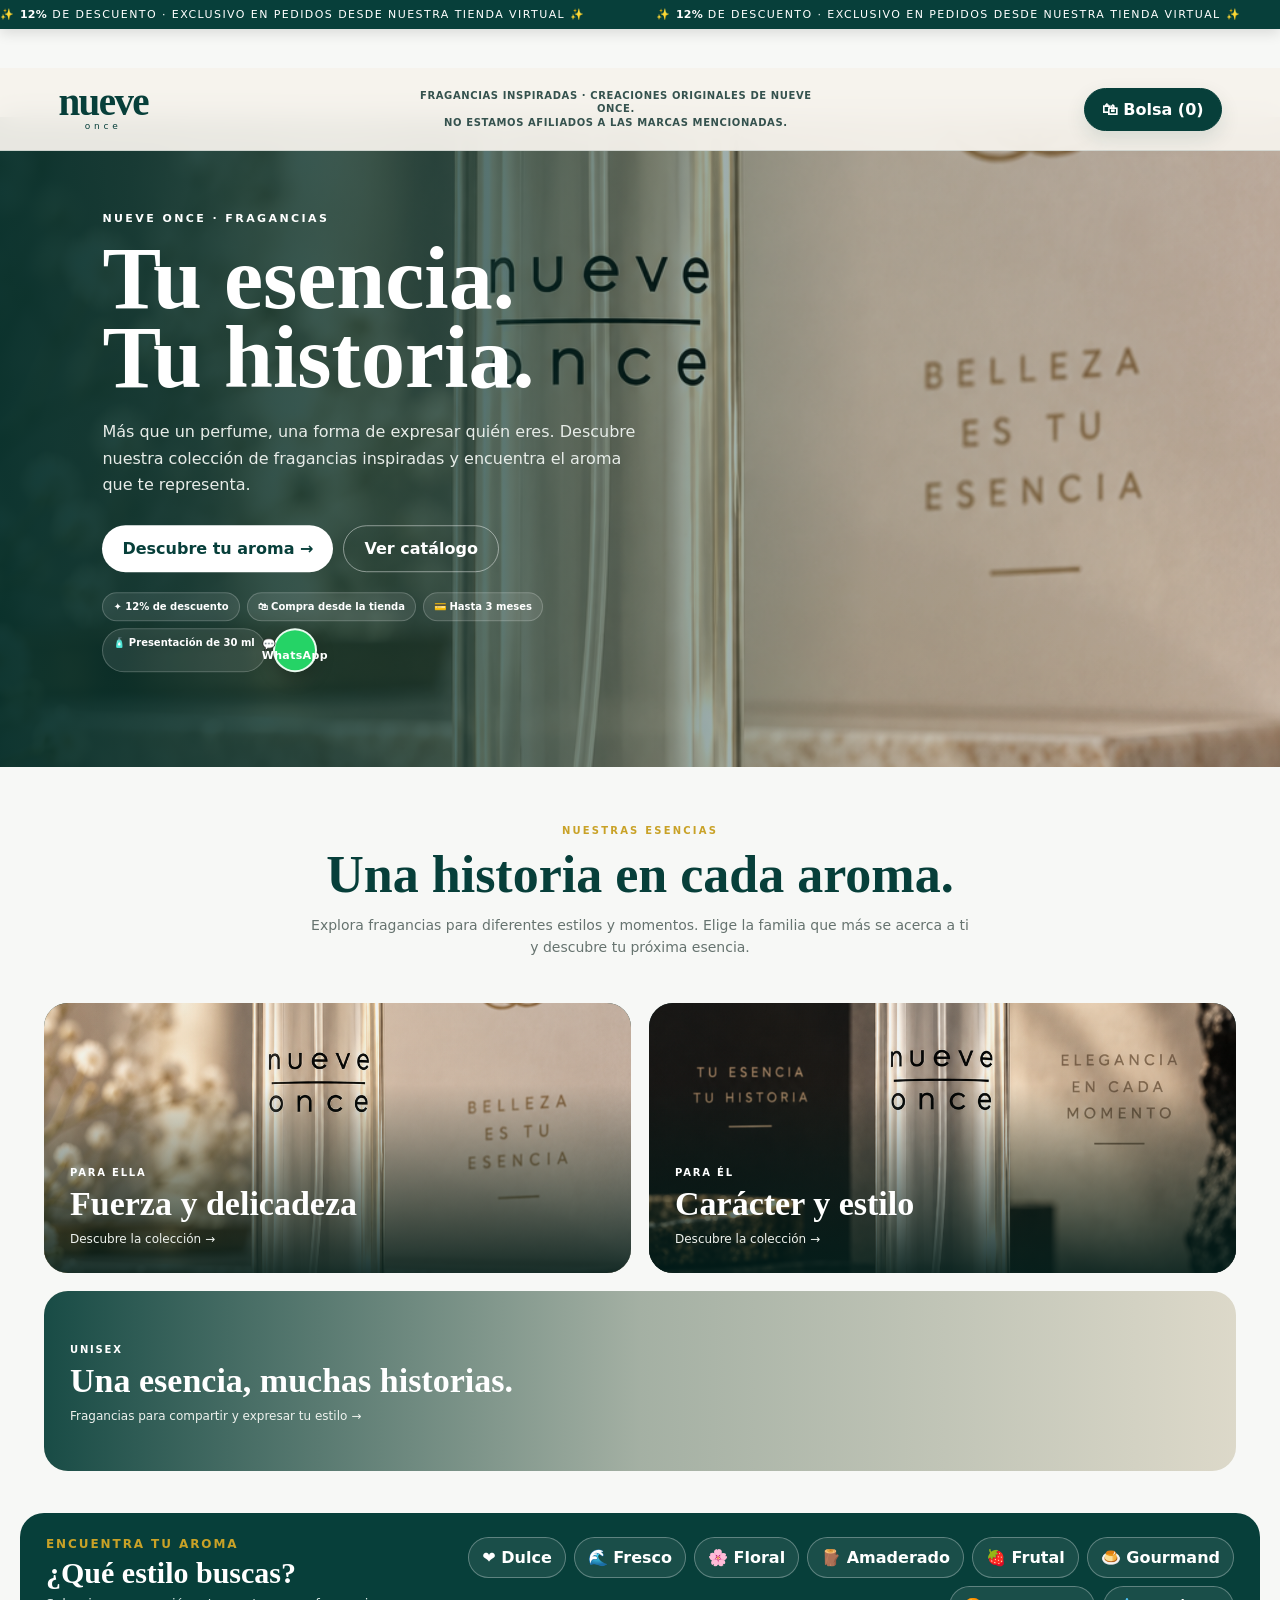
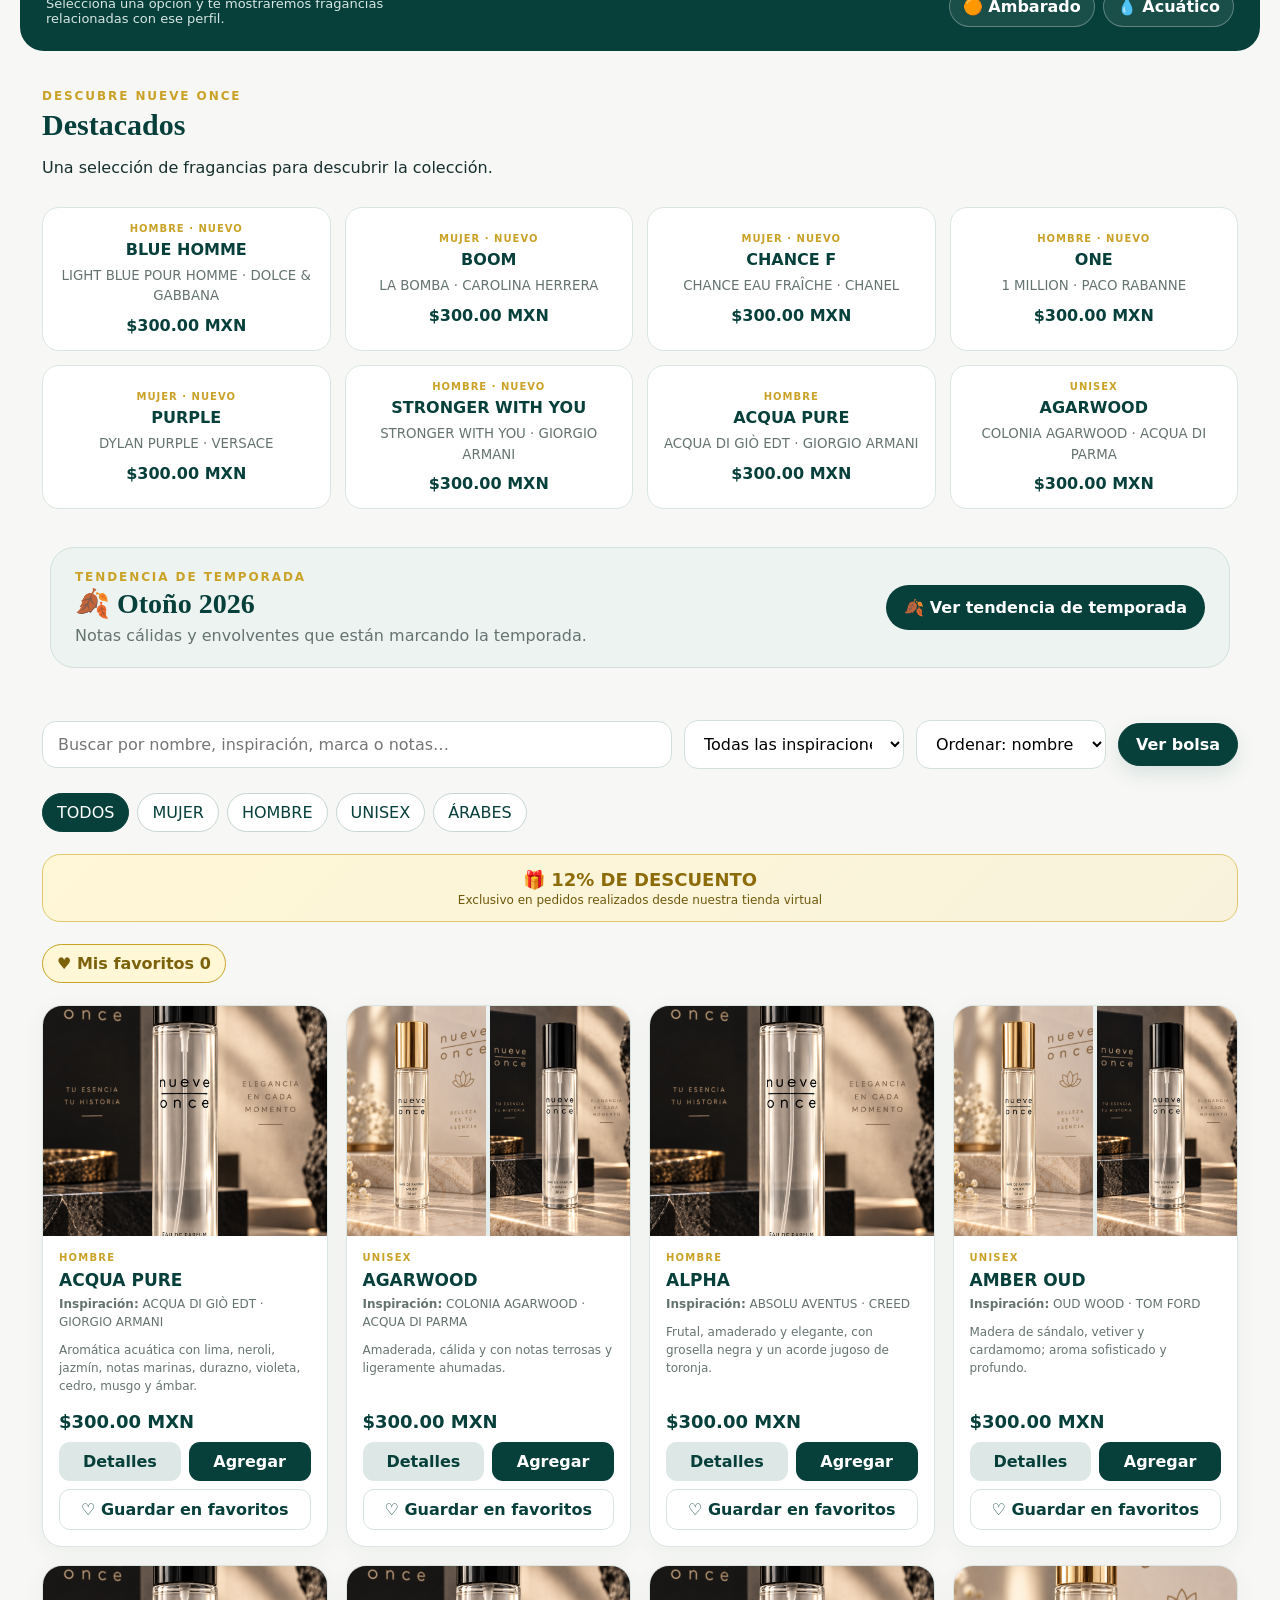
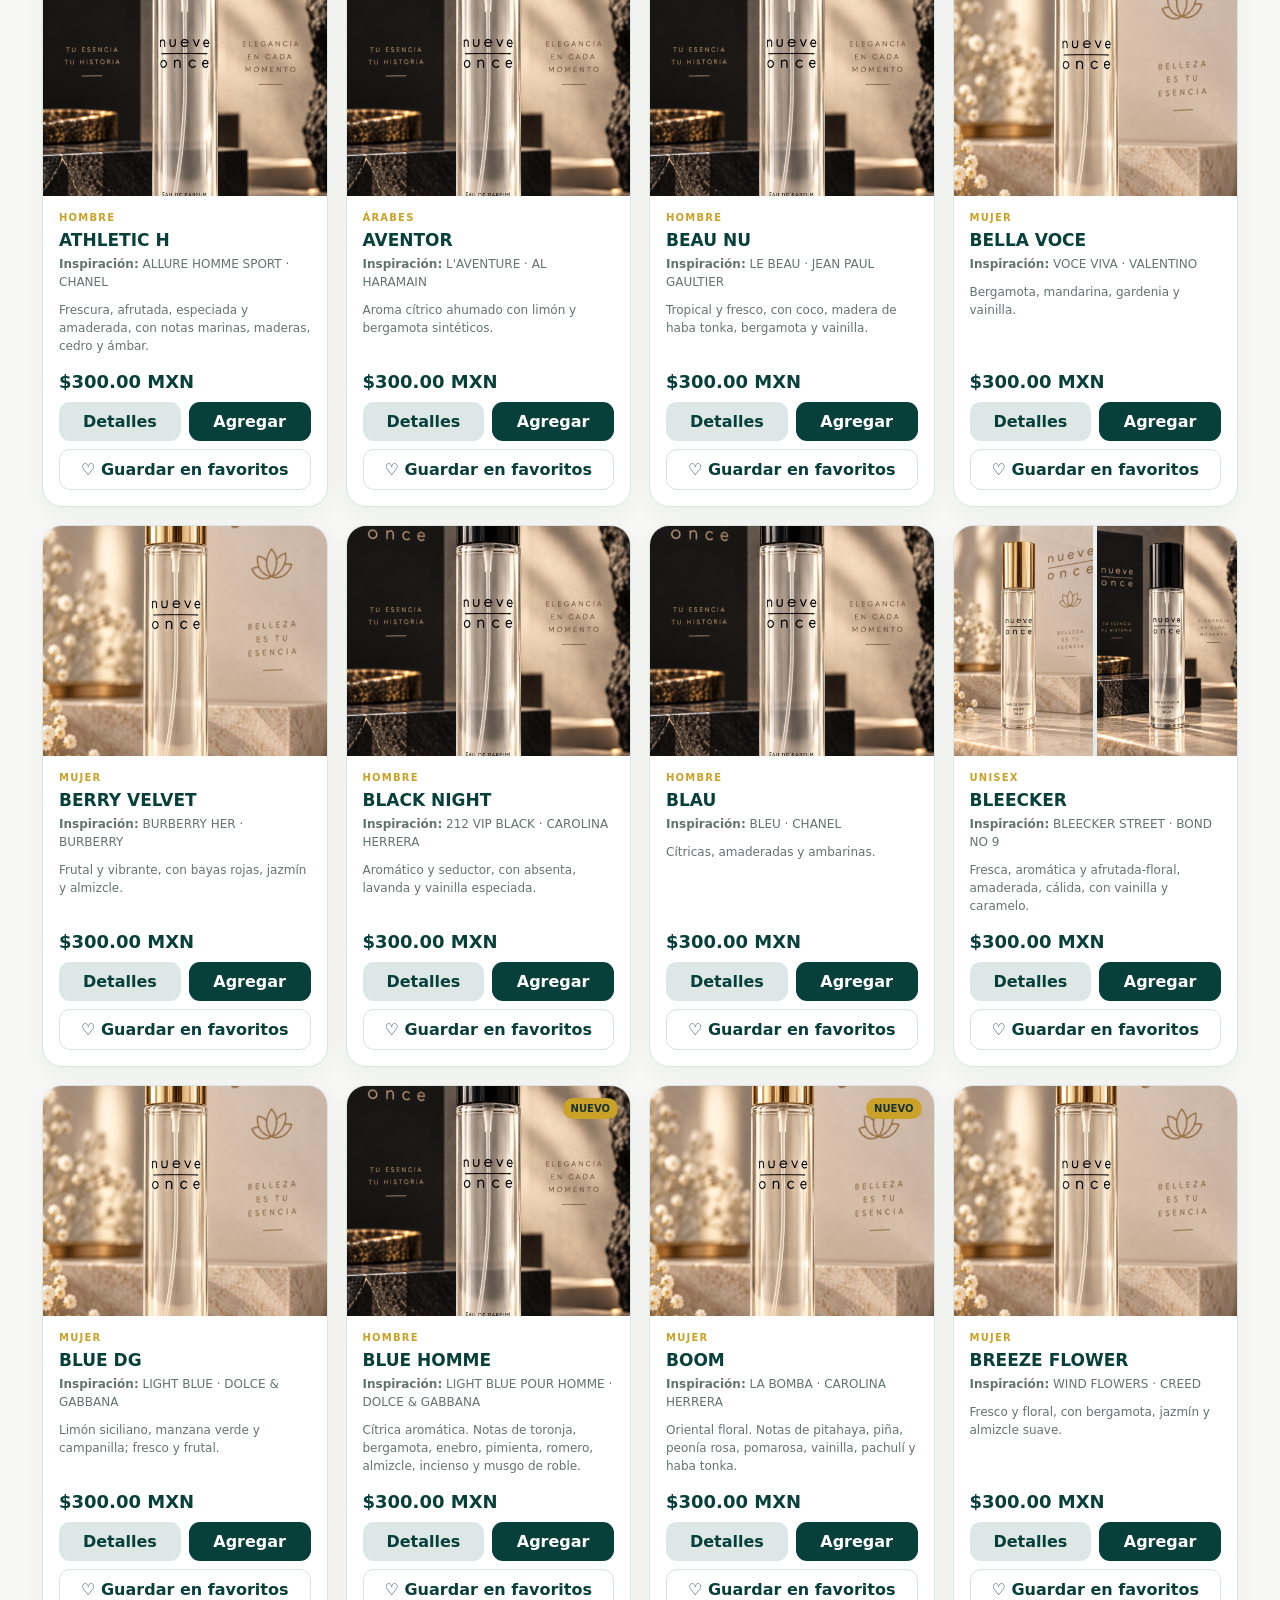
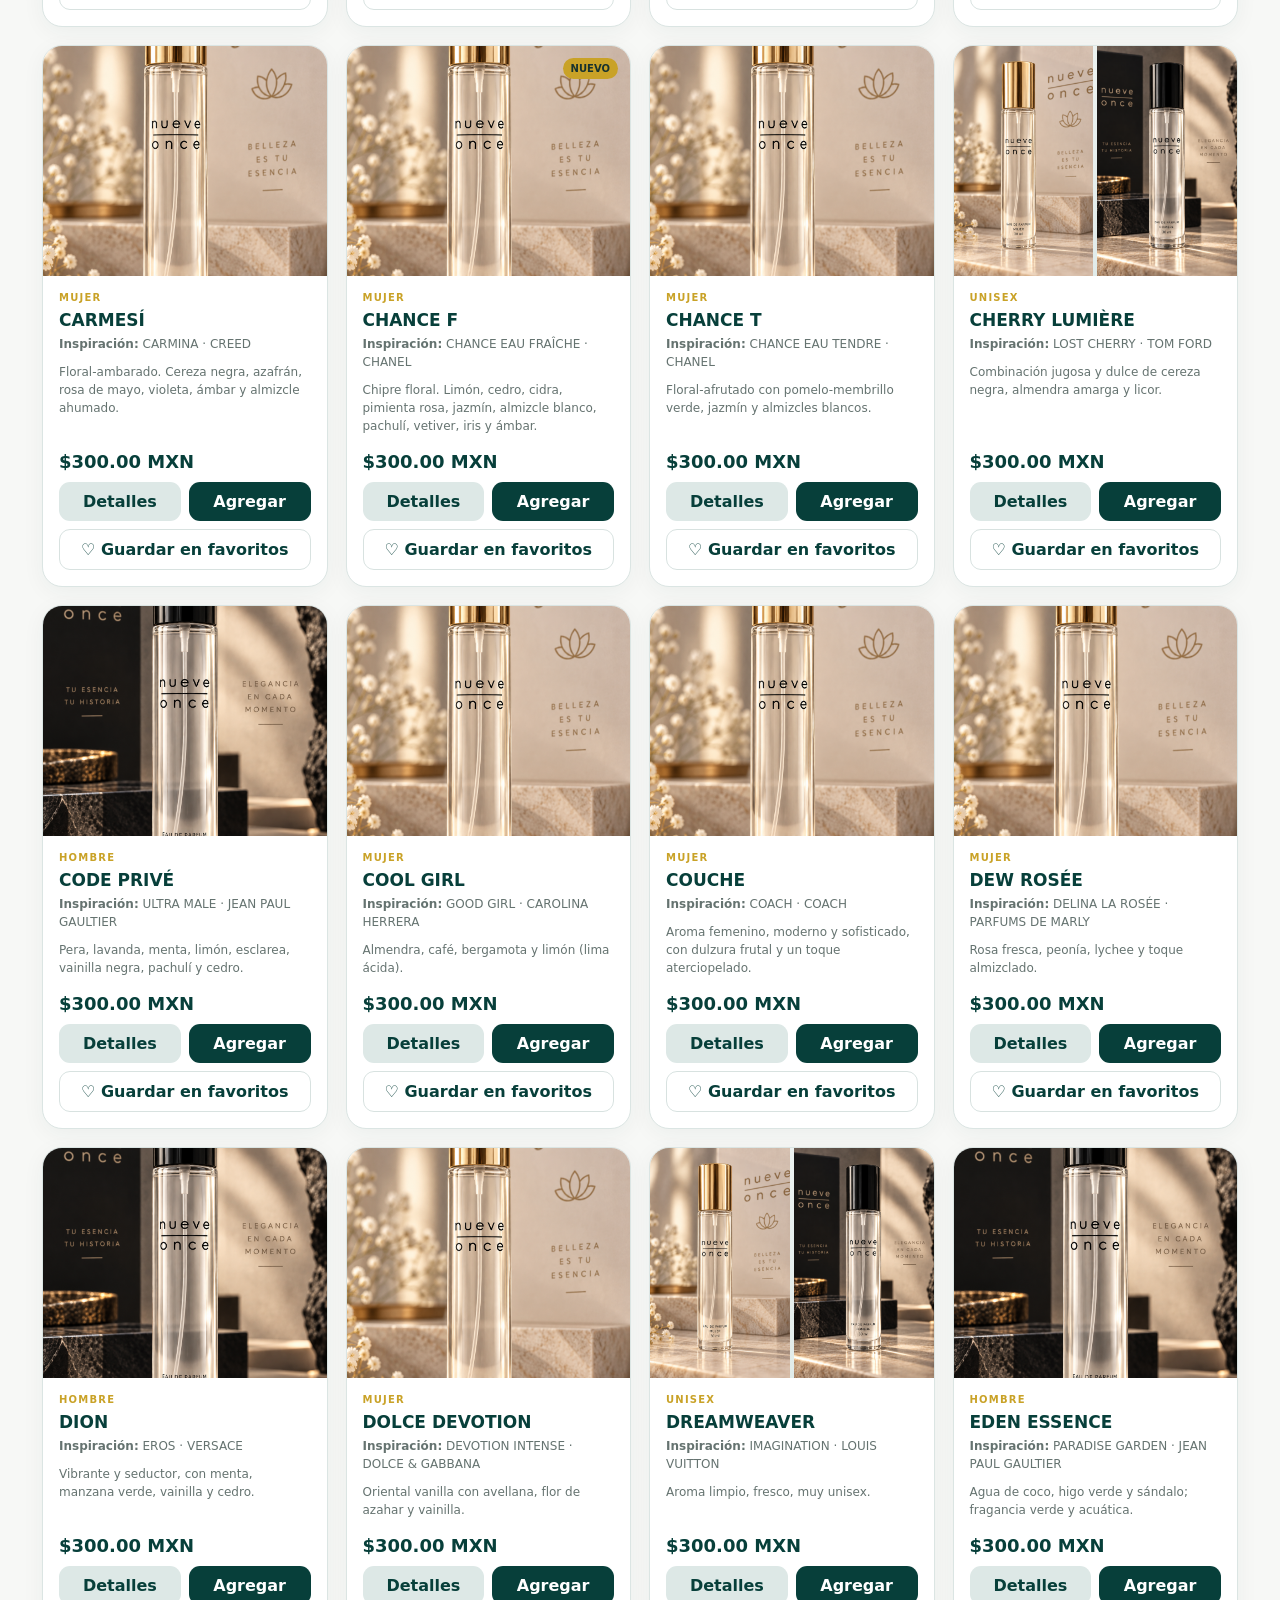
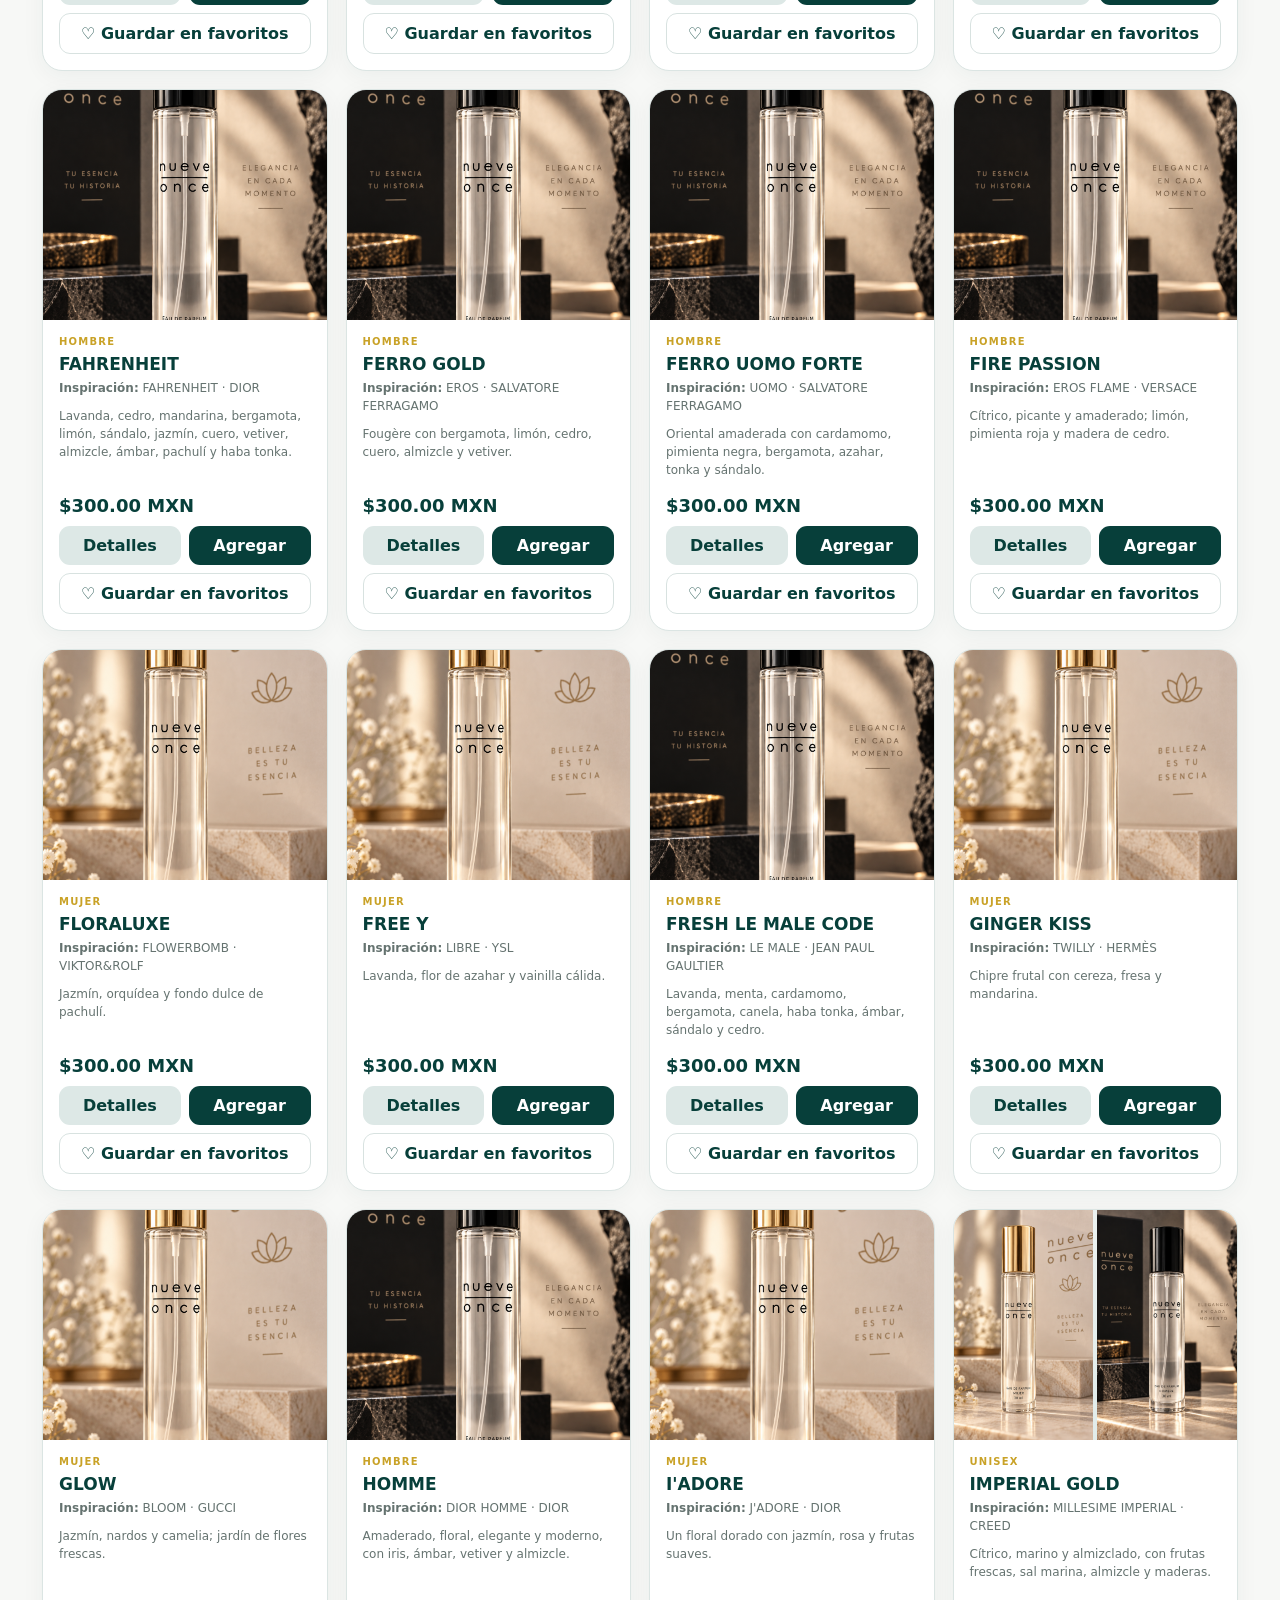
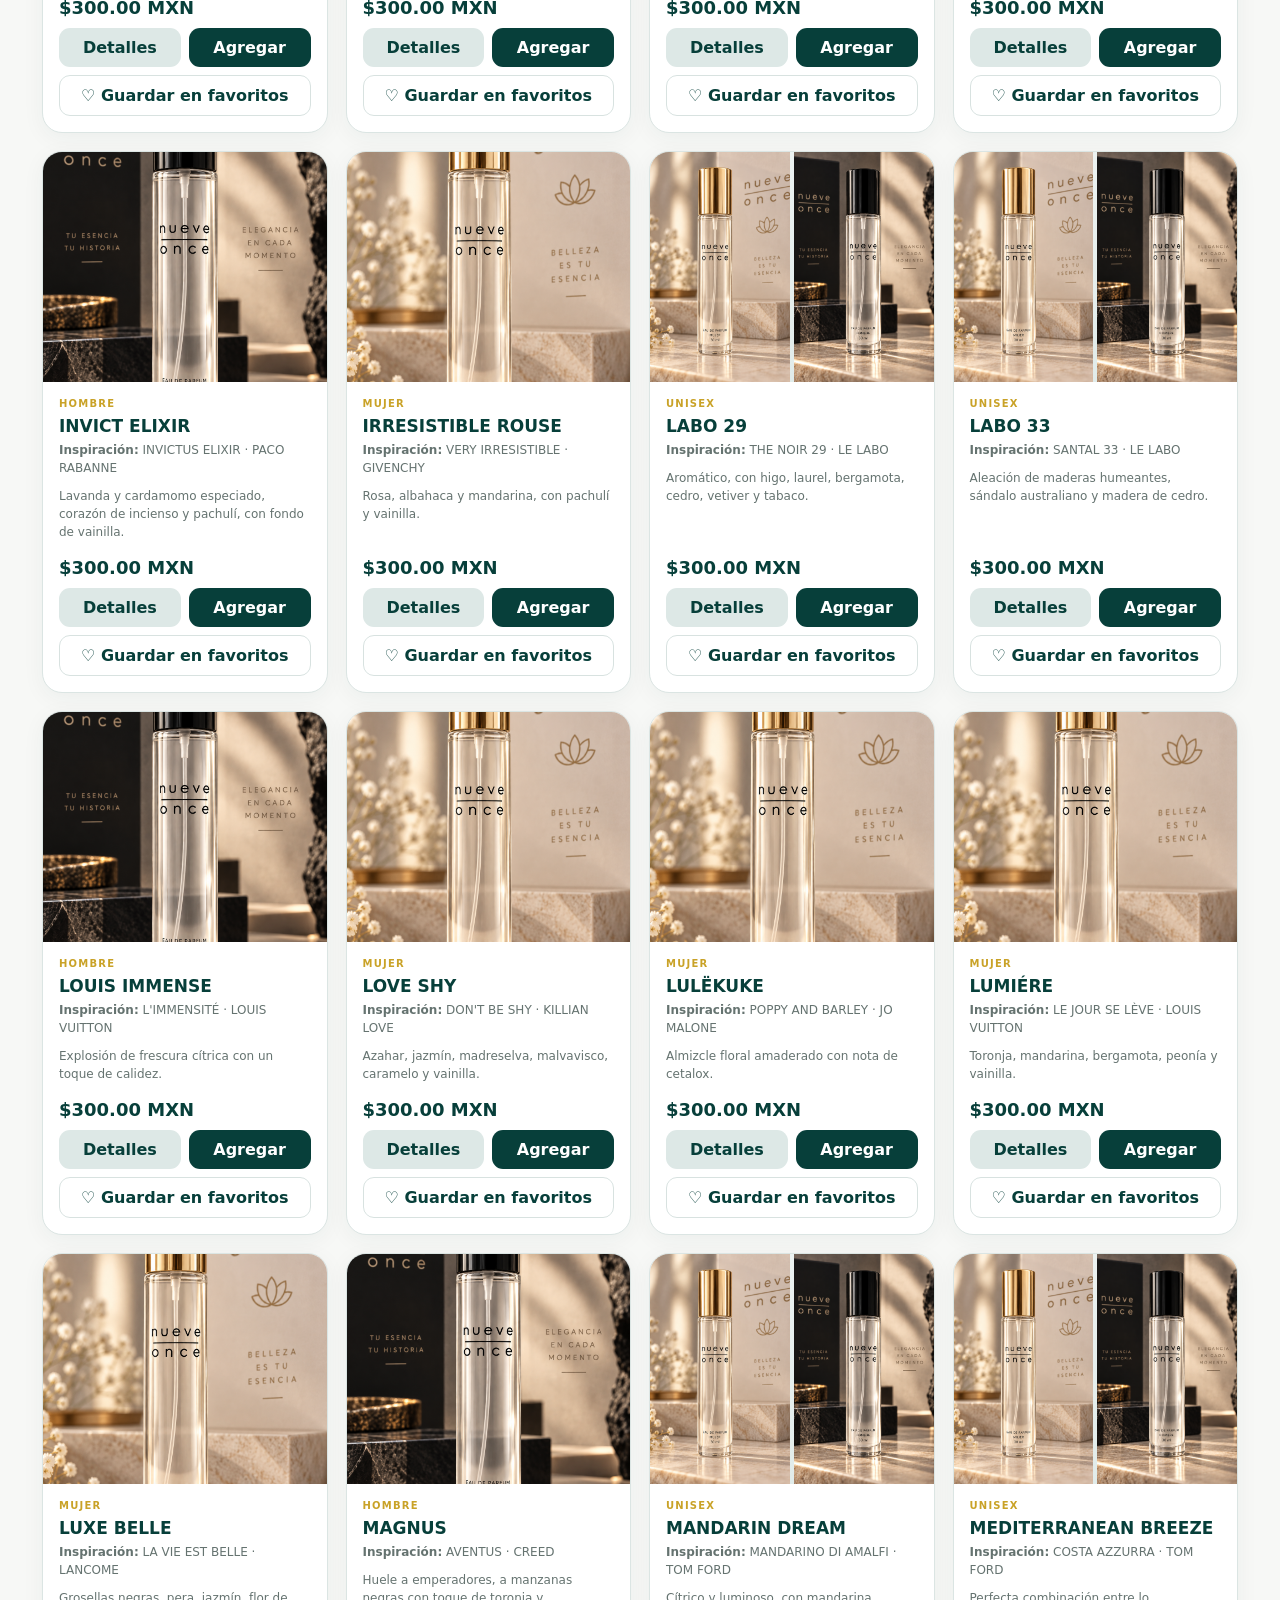
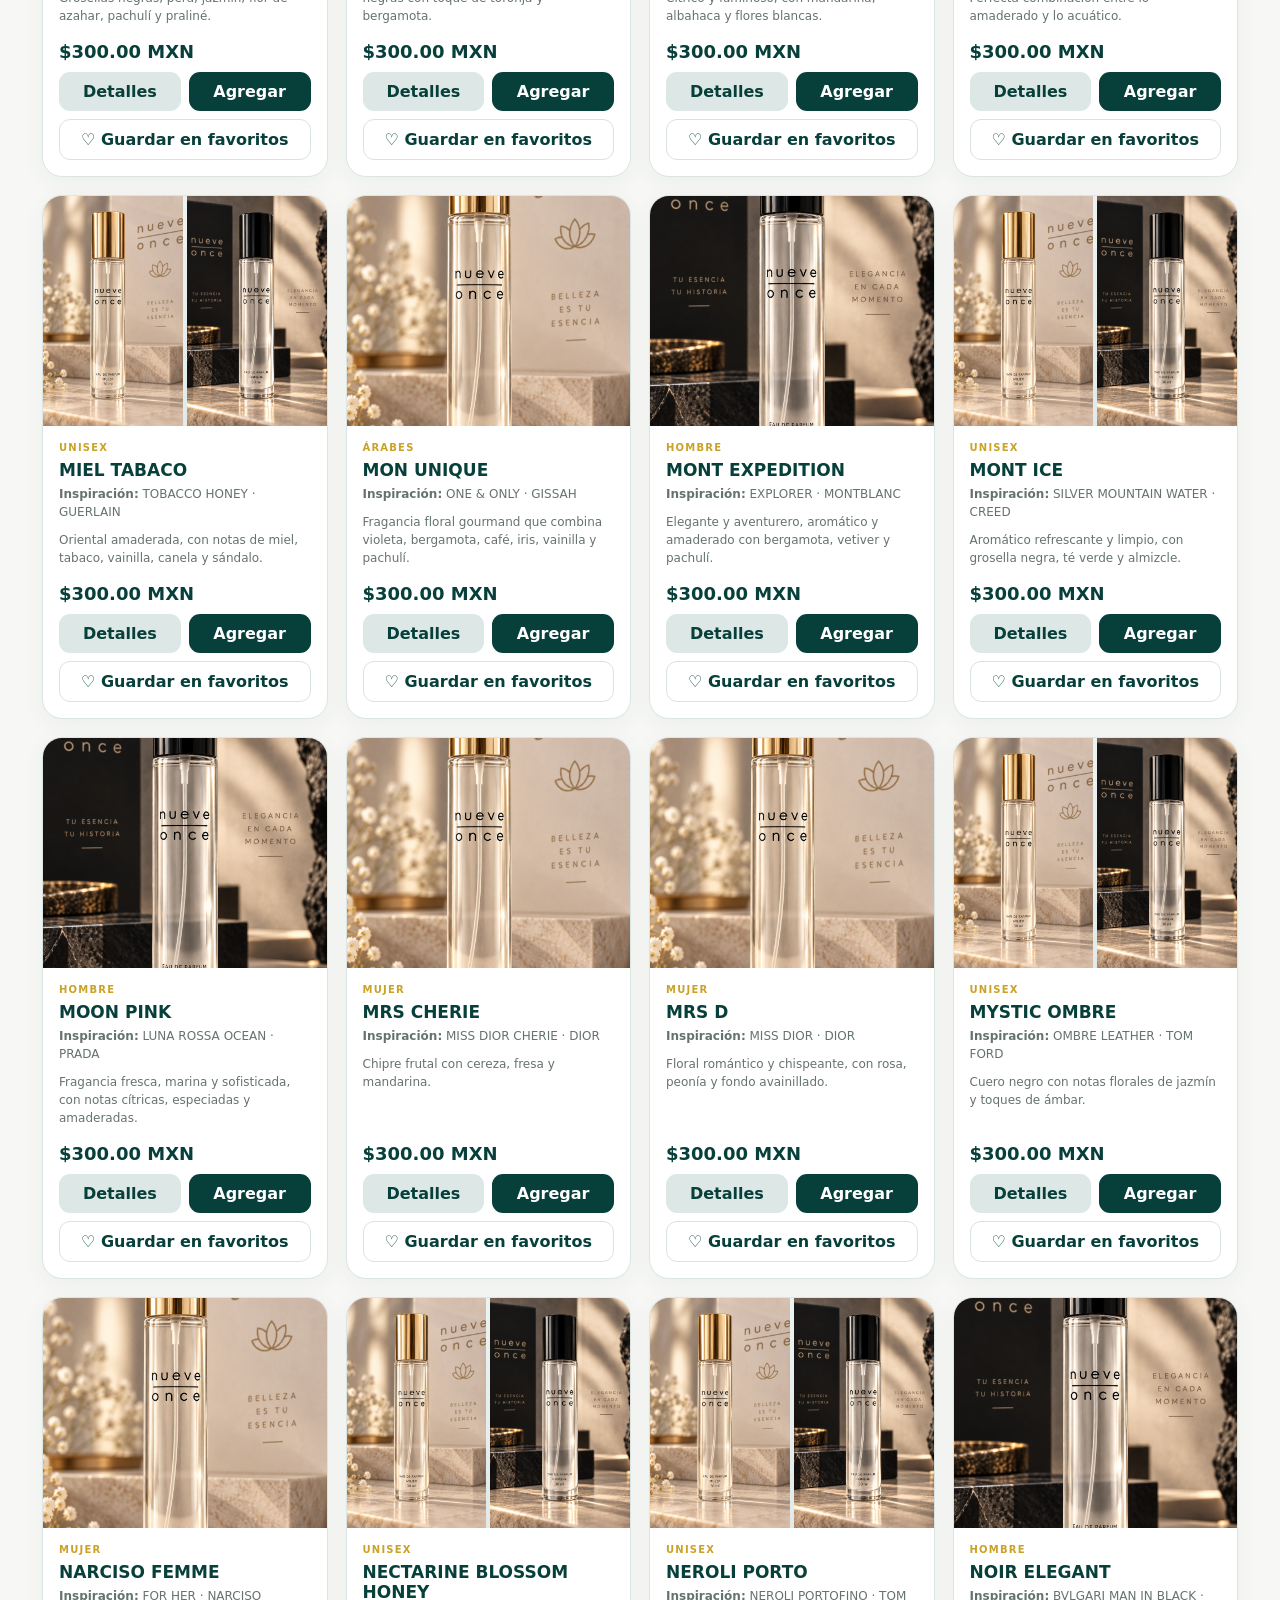
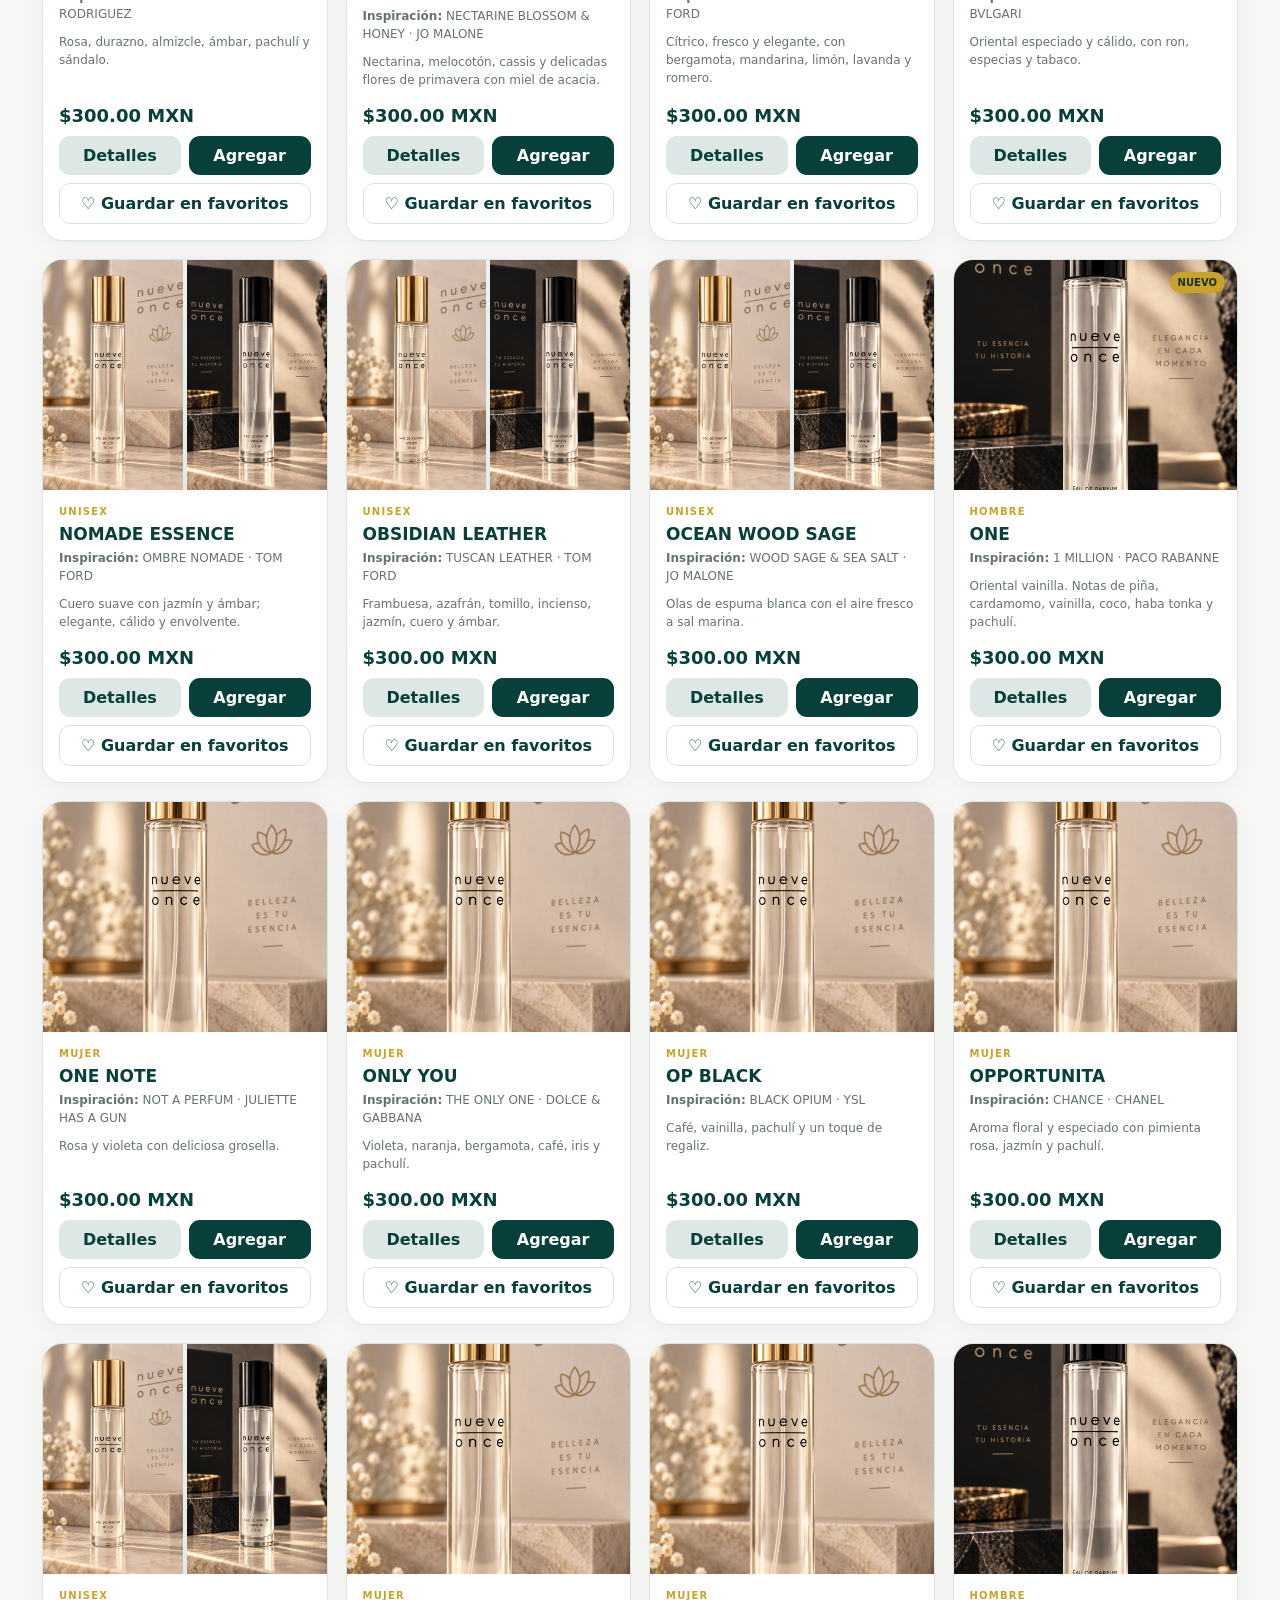
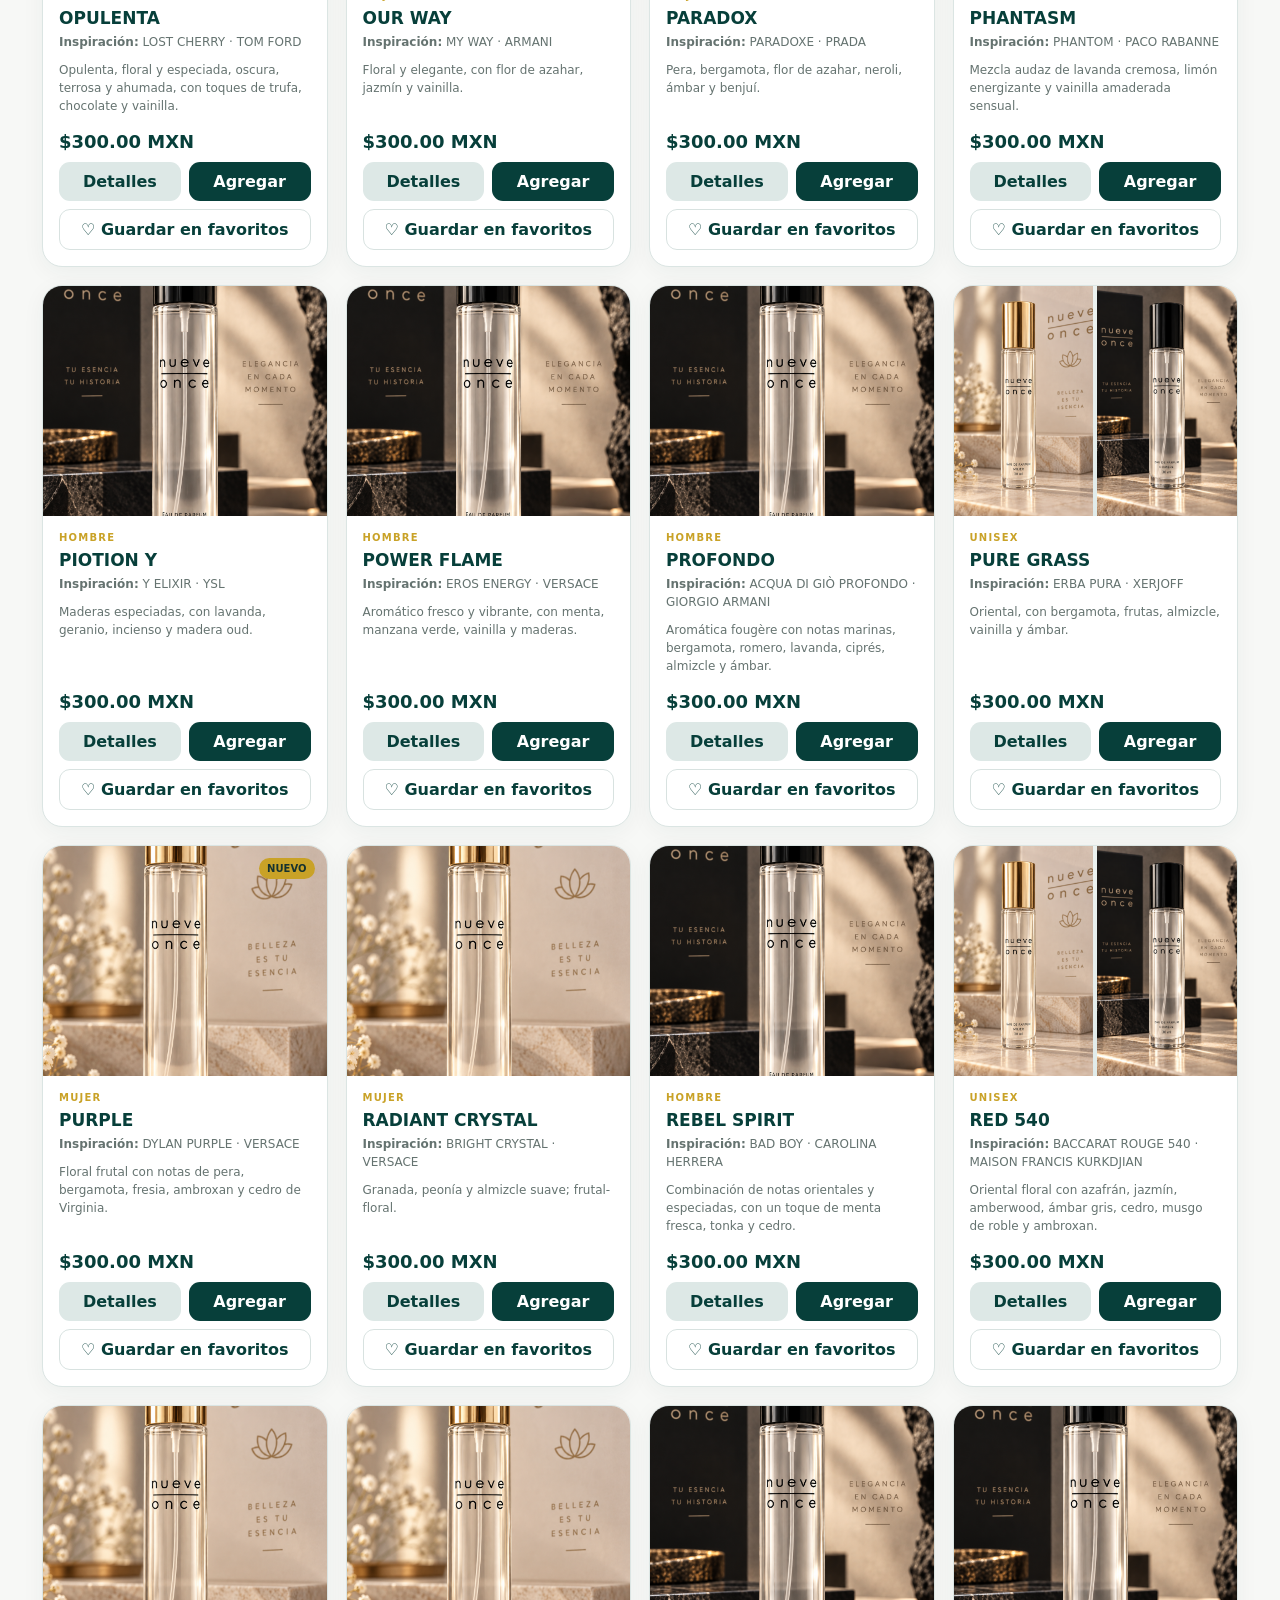
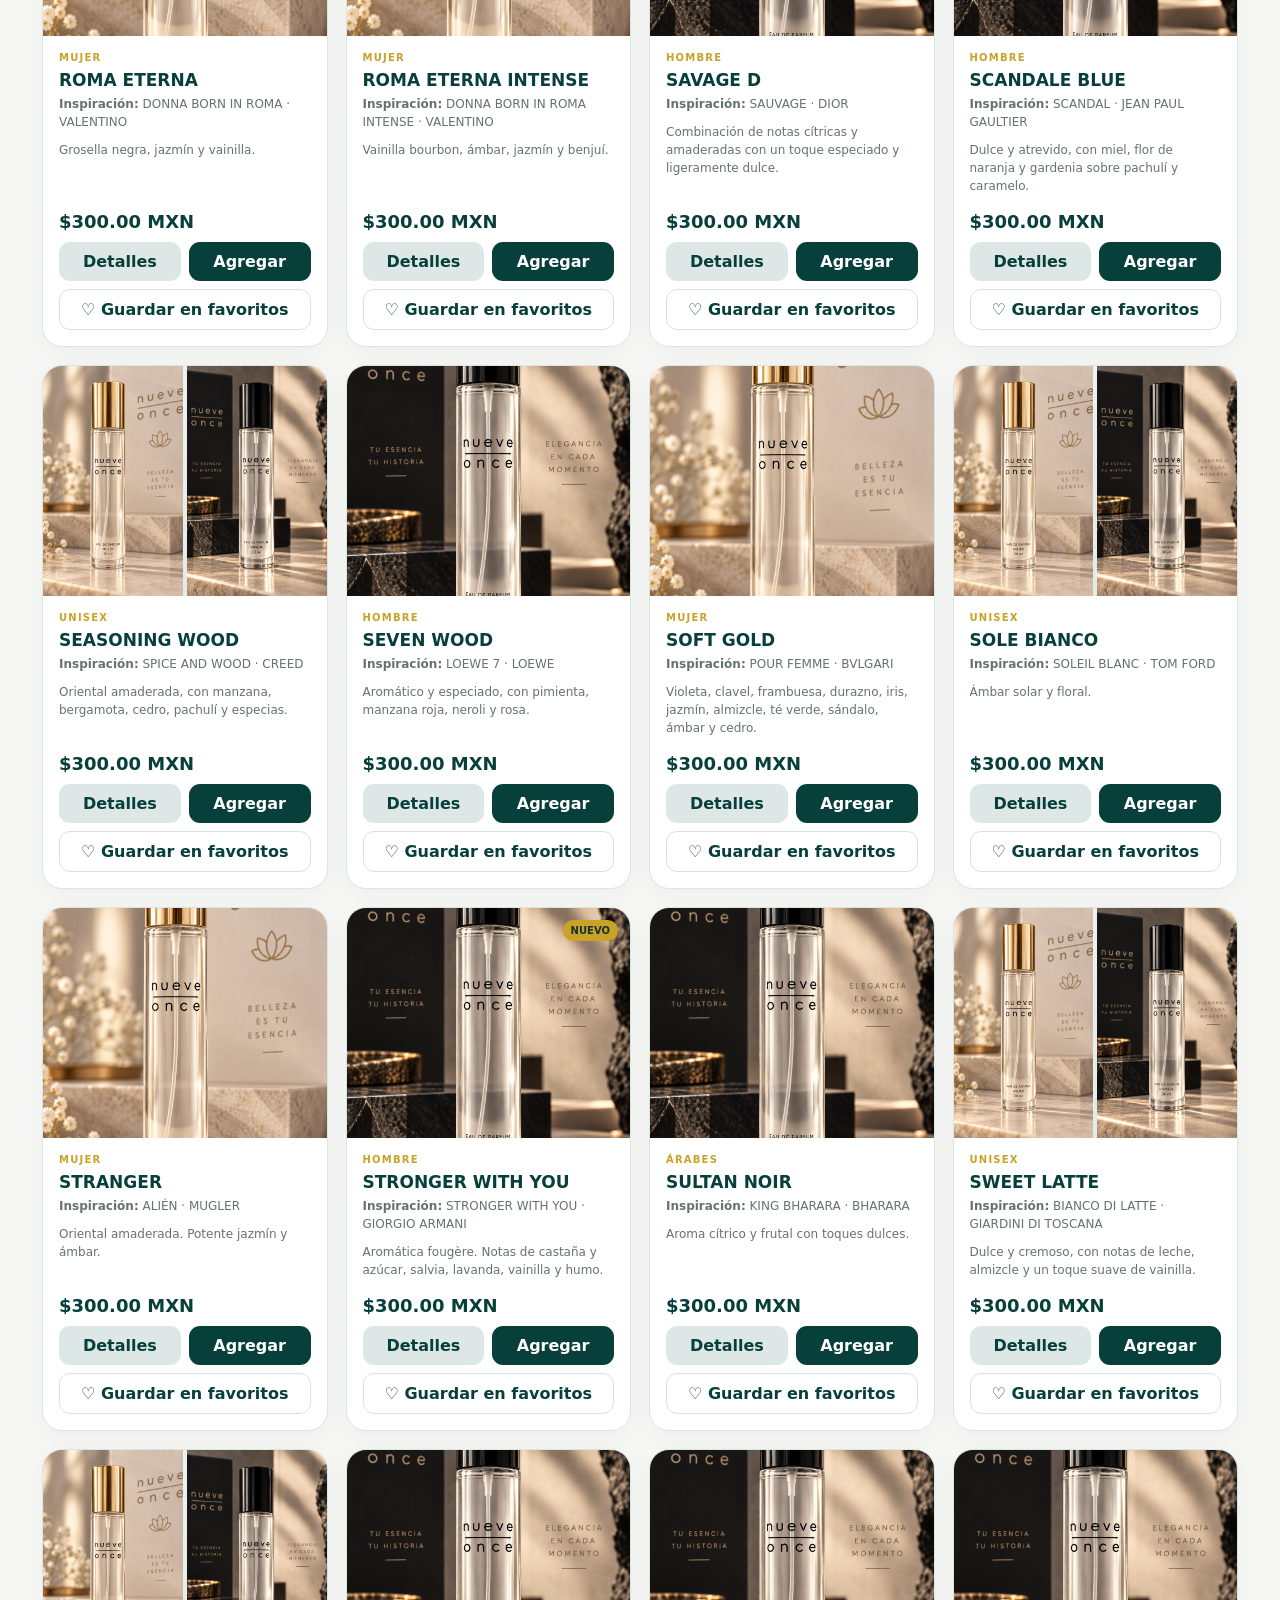
<file: index.html>
<!doctype html>
<html lang="es">
<head>
<meta charset="utf-8">
<meta name="viewport" content="width=device-width,initial-scale=1,viewport-fit=cover">
<meta name="description" content="Nueve Once — tienda de fragancias. Mujer, Hombre, Unisex y Árabes.">
<title>Nueve Once | Perfumes</title>
<style>
#grid{scroll-margin-top:12px;}
:root{--deep:#073f3a;--mid:#2b6661;--soft:#dde8e6;--cream:#f7f8f6;--gold:#c9a227;--ink:#17302e;--white:#fff;--line:#dbe5e3}
*{box-sizing:border-box}html{scroll-behavior:auto}body{margin:0;background:var(--cream);color:var(--ink);font-family:Inter,system-ui,-apple-system,BlinkMacSystemFont,"Segoe UI",sans-serif}button,input,select{font:inherit}
button{cursor:pointer}.top{background:var(--deep);color:#fff;overflow:hidden;padding:9px 0;font-size:13px;letter-spacing:.08em;white-space:nowrap}.top-track{display:inline-flex;min-width:max-content;animation:marquee 18s linear infinite}.top-item{padding-right:70px}@keyframes marquee{from{transform:translateX(0)}to{transform:translateX(-50%)}}
header{position:sticky;top:0;z-index:20;background:rgba(247,248,246,.96);backdrop-filter:blur(14px);border-bottom:1px solid #d6e1df}
.nav{max-width:1180px;margin:auto;padding:18px 22px;display:flex;align-items:center;justify-content:space-between;gap:24px;position:relative;min-height:78px}.logo{position:static;transform:none;font-weight:800;color:var(--deep);font-size:46px;line-height:.8;letter-spacing:-.035em;text-align:center}.logo span{display:block;font-weight:500;font-size:13px;letter-spacing:.28em;margin-top:5px}.legal-mini{font-size:14px;line-height:1.35;color:#073f3a;text-align:center;max-width:430px;font-weight:800;margin:auto;transition:opacity .35s ease,visibility .35s ease}.legal-mini span{font-weight:600}.legal-mini.hidden{opacity:0;visibility:hidden;pointer-events:none}.logo span{font-weight:500;font-size:11px;letter-spacing:.22em}.navlinks{display:flex;gap:8px;flex-wrap:wrap;margin-left:auto}.navlinks button,.cartbtn{border:0;background:transparent;color:var(--deep);padding:9px 12px;border-radius:999px}.cartbtn{background:var(--deep);color:#fff;font-weight:700;font-size:16px;padding:11px 17px}
.hero{max-width:1180px;margin:24px auto 0;padding:42px 22px 30px;display:grid;grid-template-columns:1.15fr .85fr;gap:30px;align-items:center}.kicker{color:var(--gold);font-weight:800;letter-spacing:.16em;font-size:12px}h1{font-family:Georgia,serif;color:var(--deep);font-size:clamp(42px,7vw,76px);line-height:.92;margin:12px 0 20px}.hero p{font-size:17px;line-height:1.6;color:#536360;max-width:620px}.hero-actions{display:flex;gap:10px;flex-wrap:wrap;margin:22px 0 16px}.hero-primary,.hero-secondary{border:0;border-radius:12px;padding:12px 16px;font-weight:800}.hero-primary{background:var(--deep);color:#fff}.hero-secondary{background:#fff;color:var(--deep);border:1px solid #c9d8d5}.hero-benefits{display:flex;gap:8px;flex-wrap:wrap}.hero-benefits span{font-size:12px;font-weight:800;color:#073f3a;background:#d3e4e1;border:1px solid #b8d0cb;border-radius:999px;padding:9px 12px}.quick-shop,.featured,.aroma-finder{max-width:1180px;margin:0 auto;padding:18px 22px 28px}.quick-head,.featured-head{display:flex;justify-content:space-between;align-items:end;gap:15px;margin-bottom:14px}.quick-shop h2,.featured h2,.aroma-finder h2{margin:5px 0;color:var(--deep);font-family:Georgia,serif;font-size:30px}.quick-all{border:0;background:transparent;color:var(--deep);font-weight:800;padding:8px}.category-cards{display:grid;grid-template-columns:repeat(4,1fr);gap:12px}.category-card{border:1px solid var(--line);background:#fff;border-radius:18px;padding:18px;text-align:left;min-height:135px;box-shadow:0 5px 18px rgba(7,63,58,.05);transition:.2s}.category-card:hover{transform:translateY(-2px);border-color:#b8ceca}.category-card span{display:block;font-size:25px;margin-bottom:10px}.category-card strong{display:block;color:var(--deep);font-size:18px}.category-card small{display:block;color:#657370;line-height:1.4;margin-top:4px}.aroma-finder{margin-top:6px;background:var(--deep);color:#fff;border-radius:22px;padding:24px 26px;display:flex;justify-content:space-between;align-items:center;gap:25px}.aroma-finder h2{color:#fff}.aroma-finder p{margin:6px 0 0;color:#d7e7e4;font-size:13px}.aroma-options{display:flex;gap:8px;flex-wrap:wrap;justify-content:flex-end}.aroma-options button{border:1px solid rgba(255,255,255,.3);background:rgba(255,255,255,.08);color:#fff;border-radius:999px;padding:10px 13px;font-weight:800}.featured-grid{display:grid;grid-template-columns:repeat(4,1fr);gap:14px}.featured-card{background:#fff;border:1px solid var(--line);border-radius:17px;padding:15px;cursor:pointer}.featured-card .mini{font-size:10px;color:var(--gold);font-weight:800;letter-spacing:.1em}.featured-card strong{display:block;color:var(--deep);font-size:16px;margin:6px 0}.featured-card small{color:#657370;line-height:1.4}.featured-card .mini-price{display:block;margin-top:10px;color:var(--deep);font-weight:800}.hero-art{min-height:420px;border-radius:32px;background:#e8efed;display:grid;grid-template-columns:1fr 1fr;gap:8px;padding:8px;box-shadow:0 14px 40px rgba(7,63,58,.1);position:relative;overflow:hidden}.hero-art img{width:100%;height:100%;min-height:404px;object-fit:cover;border-radius:25px}.hero-label{position:absolute;left:22px;bottom:22px;background:rgba(7,63,58,.9);color:#fff;padding:9px 13px;border-radius:999px;font-size:11px;font-weight:800;letter-spacing:.08em}
.section{max-width:1180px;margin:auto;padding:18px 22px 50px}.toolbar{display:grid;grid-template-columns:minmax(0,1fr) minmax(180px,220px) auto auto;gap:12px;align-items:center;margin:10px 0 24px}.search{background:#fff;border:1px solid #d3dfdd;border-radius:14px;padding:13px 15px;outline:none;width:100%}.filters{display:flex;gap:8px;flex-wrap:wrap;margin-bottom:22px}.filters button{border:1px solid #c7d6d3;background:#fff;color:var(--deep);border-radius:999px;padding:9px 14px}.filters button.active{background:var(--deep);color:#fff;border-color:var(--deep)}
.grid{display:grid;grid-template-columns:repeat(4,1fr);gap:18px}.card{background:#fff;border:1px solid var(--line);border-radius:20px;overflow:hidden;box-shadow:0 5px 22px rgba(7,63,58,.05);display:flex;flex-direction:column}.product-visual{height:230px;background:linear-gradient(145deg,#f1f5f4,#dce9e7);display:flex;align-items:center;justify-content:center;position:relative;overflow:hidden}.product-visual img{width:100%;height:100%;object-fit:cover;display:block}.dual-image{display:grid!important;grid-template-columns:1fr 1fr;gap:4px}.new{position:absolute;top:12px;right:12px;background:var(--gold);color:#16322f;padding:5px 8px;border-radius:999px;font-size:10px;font-weight:800;z-index:2}.cardbody{padding:16px;display:flex;flex-direction:column;flex:1}.cat{font-size:10px;letter-spacing:.12em;color:var(--gold);font-weight:800}.card h3{margin:7px 0 5px;color:var(--deep);font-size:17px}.insp,.notes{font-size:12px;color:#657370;line-height:1.5}.notes{margin:10px 0 16px}.price{font-size:18px;font-weight:800;color:var(--deep);margin-top:auto;margin-bottom:10px}.actions{display:grid;grid-template-columns:1fr 1fr;gap:8px}.actions button{border:0;border-radius:11px;padding:10px;font-weight:700}.details{background:var(--soft);color:var(--deep)}.add{background:var(--deep);color:#fff}.fav{background:#fff;border:1px solid #d8e2e0!important;color:var(--deep);grid-column:1/-1}.fav.active{background:#fff7d6;color:#9b7410;border-color:#e1c76b!important}.favorites-filter{border:1px solid #c9a227;background:#fff7d6;color:#7d620c;border-radius:999px;padding:9px 14px;font-weight:800;margin:0 0 22px}.favorites-filter.active{background:#c9a227;color:#16322f}.promo{margin:0 0 22px;background:linear-gradient(135deg,#fff7d6,#f8f2dc);border:1px solid #e1c76b;border-radius:18px;padding:14px 18px;color:#6f570c;text-align:center}.promo strong{display:block;color:#8d6b08;font-size:18px}.promo span{display:block;margin-top:3px;font-size:12px}
footer{background:var(--deep);color:#dce9e7;padding:44px 22px}.foot{max-width:1180px;margin:auto;display:flex;justify-content:space-between;gap:30px;flex-wrap:wrap}footer strong{color:#fff}
.overlay{position:fixed;inset:0;background:rgba(0,0,0,.45);z-index:40;display:none}.overlay.open{display:block}.cart{position:fixed;right:0;top:0;height:100%;width:min(430px,100%);background:#fff;z-index:50;transform:translateX(100%);transition:.25s;display:flex;flex-direction:column}.cart.open{transform:translateX(0)}.carthead{padding:20px;border-bottom:1px solid #ddd;display:flex;justify-content:space-between;align-items:center}.cartitems{padding:16px;overflow:auto;flex:1}.cartrow{padding:12px 0;border-bottom:1px solid #e7eceb;display:grid;grid-template-columns:1fr auto;gap:12px}.qty{display:flex;align-items:center;gap:6px;margin-top:8px}.qty button{border:1px solid #ccd9d7;background:#f5f8f7;border-radius:8px;width:30px;height:30px}.remove{border:0;background:transparent;color:#8a3b3b;font-size:12px}.cartfoot{padding:16px;border-top:1px solid #ddd}.checkout{width:100%;border:0;border-radius:13px;padding:13px;background:var(--deep);color:#fff;font-weight:800}
.close{border:0;background:#eef3f2;border-radius:50%;width:34px;height:34px;display:grid;place-items:center;font-size:22px;line-height:1;color:var(--deep)}
.modal{position:fixed;inset:0;z-index:60;display:none;align-items:center;justify-content:center;padding:20px;background:rgba(0,0,0,.5)}.modal.open{display:flex}.modalbox{position:relative;background:#fff;max-width:980px;width:100%;max-height:92vh;overflow:auto;border-radius:24px;padding:28px}.modalcontent{display:grid;grid-template-columns:.9fr 1.1fr;gap:28px;align-items:start}.modalimg{width:100%;height:460px;object-fit:cover;border-radius:18px;background:var(--soft)}.modalbox>.close{position:absolute;right:20px;top:20px;z-index:5}.modal-reference{margin-top:18px;border:1px solid var(--line);border-radius:16px;background:var(--cream);padding:14px}.reference-note{background:#eef5f3;border-radius:12px;padding:11px 12px;color:#536360;font-size:11px;line-height:1.5}.reference-link{display:inline-flex;margin-top:10px;background:#fff;border:1px solid #cbdad7;color:var(--deep);padding:9px 12px;border-radius:10px;text-decoration:none;font-weight:800;font-size:11px}.reference-visual-art{position:relative;min-height:250px;border-radius:14px;background:linear-gradient(145deg,#f5f7f6,#e3ece9);display:flex;align-items:center;justify-content:center;overflow:hidden;border:1px solid #dbe5e3}.reference-box{position:absolute;width:115px;height:155px;left:14%;top:28px;border-radius:4px;background:linear-gradient(145deg,#fafafa,#d8dedc);box-shadow:8px 10px 20px rgba(0,0,0,.12);display:flex;flex-direction:column;align-items:center;justify-content:center;text-align:center;color:#273b38}.reference-box strong{font-family:Georgia,serif;font-size:15px;letter-spacing:.08em}.reference-box small{font-size:7px;letter-spacing:.14em;margin-top:8px}.reference-bottle{position:relative;width:88px;height:185px;margin-left:80px;margin-top:22px}.reference-cap{width:38px;height:35px;margin:0 auto;border-radius:6px 6px 3px 3px;background:linear-gradient(90deg,#222,#777,#222);box-shadow:0 3px 6px rgba(0,0,0,.2)}.reference-neck{width:28px;height:18px;margin:auto;background:#d9dedb}.reference-glass{height:118px;border-radius:14px 14px 20px 20px;background:linear-gradient(90deg,rgba(255,255,255,.35),rgba(90,90,90,.3),rgba(255,255,255,.35));border:1px solid rgba(50,60,58,.35);box-shadow:inset 5px 0 12px rgba(255,255,255,.35),8px 10px 20px rgba(0,0,0,.18);display:flex;flex-direction:column;align-items:center;justify-content:center;text-align:center}.reference-glass strong{font-size:10px;letter-spacing:.08em;color:#253532}.reference-glass span{font-size:6px;letter-spacing:.12em;margin-top:5px;color:#3f4e4b}.reference-caption{position:absolute;left:12px;right:12px;bottom:10px;text-align:center;font-size:10px;font-weight:800;color:#4f615e;letter-spacing:.04em}
@media(max-width:900px){.hero{grid-template-columns:1fr}.grid{grid-template-columns:repeat(3,1fr)}}@media(max-width:680px){.hero-actions{display:grid;grid-template-columns:1fr}.hero-benefits{display:grid;grid-template-columns:1fr}.quick-head,.featured-head{align-items:flex-start}.category-cards{grid-template-columns:repeat(2,1fr)}.aroma-finder{display:block;padding:18px 16px;border-radius:20px}.aroma-finder h2{font-size:25px;margin:4px 0}.aroma-finder p{font-size:12px;line-height:1.35}.aroma-options{display:grid;grid-template-columns:repeat(3,minmax(0,1fr));gap:6px;margin-top:13px}.aroma-options button{padding:8px 5px;font-size:11px;white-space:nowrap}.featured-grid{grid-template-columns:repeat(2,1fr)}.featured{padding-top:14px;padding-bottom:18px}.featured h2{font-size:27px}.featured-head{margin-bottom:8px}.quick-shop{padding-top:12px;padding-bottom:18px}.category-card{min-height:112px;padding:13px}.category-card span{font-size:21px;margin-bottom:7px}.category-card strong{font-size:16px}.category-card small{font-size:11px}}@media(max-width:680px){.mobile-menu-btn{display:flex;flex-direction:column;justify-content:center;gap:5px;width:42px;height:42px;padding:8px;border:0;background:transparent;color:var(--deep);position:absolute;left:10px;top:50%;transform:translateY(-50%);z-index:2}.mobile-menu-btn span{display:block;width:28px;height:2px;background:var(--deep);border-radius:2px}.nav{padding:13px 14px;min-height:92px}.legal-mini{font-size:11px;line-height:1.25;max-width:220px;margin-left:125px;margin-right:5px}.logo{font-size:42px;line-height:.78}.logo span{font-size:14px}.cartbtn{font-size:15px;padding:10px 13px}.navlinks{display:none}.toolbar{grid-template-columns:1fr;gap:8px;margin:8px 0 16px}.grid{grid-template-columns:repeat(3,minmax(0,1fr));gap:8px}.card{border-radius:16px}.product-visual{height:150px}.cardbody{padding:10px}.card h3{font-size:15px;margin:5px 0 4px}.insp,.notes{font-size:10px;line-height:1.36}.notes{margin:7px 0 9px}.price{font-size:15px;margin-bottom:7px}.actions{gap:5px}.actions button{padding:8px 4px;font-size:11px}.fav{font-size:11px;padding:8px 4px!important}.hero{padding-top:16px;gap:18px}.hero h1{font-size:44px;margin:8px 0 14px}.hero p{font-size:15px;line-height:1.45}.hero-benefits{gap:6px}.hero-benefits span{padding:8px 10px;font-size:11px}.hero-art{min-height:260px}.hero-art img{min-height:284px}.modalcontent{grid-template-columns:1fr}.modalimg{height:320px}.modalbox{padding:22px}.modalbox h2{font-size:32px}.modalbox h3{font-size:22px}.modal-reference{padding:19px}.modal-reference b{font-size:21px!important}.reference-note{font-size:14px;line-height:1.6;padding:14px}.reference-link{font-size:13px;padding:11px 14px}}@media(max-width:680px){body{padding-top:126px}header{position:fixed!important;top:34px;left:0;right:0;width:100%;z-index:999;height:92px}.nav{height:92px;min-height:92px}.nav{justify-content:center}.logo{position:absolute;left:50%;transform:translateX(-50%);white-space:nowrap}.cartbtn{position:absolute;right:10px;top:50%;transform:translateY(-50%);white-space:nowrap;max-width:145px}.mobile-menu-btn{display:flex}.legal-mini{display:none}.top{font-size:10px}.top-item{padding-right:45px}}@media(min-width:681px){.mobile-menu-btn{display:none}}.mobile-menu{display:none}.mobile-menu.open{display:block}.mobile-menu-backdrop{position:fixed;inset:0;background:rgba(0,0,0,.38);z-index:1100}.mobile-menu-panel{position:fixed;left:0;top:34px;bottom:0;width:min(330px,88vw);background:#fffdf8;z-index:1101;padding:24px 18px;box-shadow:14px 0 35px rgba(0,0,0,.18);overflow:auto}.mobile-menu-head{display:flex;align-items:center;justify-content:space-between;color:var(--deep);font-family:Georgia,serif;font-size:20px;padding:8px 4px 18px;border-bottom:1px solid var(--line)}.mobile-menu-close{border:0;background:#edf3f1;color:var(--deep);width:38px;height:38px;border-radius:50%;font-size:25px;line-height:1}.mobile-menu-links{display:grid;gap:8px;padding-top:16px}.mobile-menu-links button{border:0;background:#f1f5f3;color:var(--deep);border-radius:14px;padding:14px;text-align:left;font-weight:800;font-size:15px}.mobile-menu-links button:active{transform:scale(.98)}@media(min-width:681px){.mobile-menu{display:none!important}}@media(max-width:440px){.grid{grid-template-columns:repeat(3,minmax(0,1fr));gap:7px}.product-visual{height:145px}.cardbody{padding:8px}.card h3{font-size:13px}.insp,.notes{font-size:9px;line-height:1.32}.price{font-size:13px}.actions button{font-size:10px;padding:7px 2px}.fav{font-size:10px;padding:7px 2px!important}.hero-art img{min-height:280px}.product-visual{height:300px}}
</style>
<style>.season-filter{max-width:1180px;margin:10px auto 24px;padding:22px 24px;border-radius:24px;background:#edf3f1;border:1px solid #d2e1dd;display:flex;align-items:center;justify-content:space-between;gap:20px}.season-filter h2{margin:3px 0 6px;color:var(--deep);font-family:Georgia,serif;font-size:28px}.season-filter p{margin:0;color:#657370}.season-btn{border:0;background:var(--deep);color:#fff;font-weight:800;border-radius:999px;padding:13px 18px;white-space:nowrap}@media(max-width:680px){.season-filter{margin:8px 16px 20px;padding:18px;display:block}.season-filter h2{font-size:23px}.season-filter p{font-size:13px;margin-bottom:14px}.season-btn{width:100%}}<style>
/* Nueve Once — Experiencia de marca */
:root{
  --deep:#073f3a;--deep2:#052f2b;--cream:#f6f3ec;--paper:#fffdf8;
  --gold:#c9a45a;--gold2:#e0c98d;--ink:#19312e;--line:#d9ddd5;
}
body{background:var(--cream);color:var(--ink);padding-top:34px}
.top{position:fixed;top:0;left:0;right:0;width:100%;z-index:1000;background:var(--deep2);padding:8px 0;font-size:11px;letter-spacing:.13em;box-shadow:0 4px 14px rgba(0,0,0,.12)}.discount-spin{display:inline-block;font-weight:900;letter-spacing:.02em;transform-origin:50% 50%;animation:discountSpin 3.8s linear infinite;will-change:transform}@keyframes discountSpin{0%{transform:rotateY(0deg) scale(1)}45%{transform:rotateY(170deg) scale(1.08)}50%{transform:rotateY(180deg) scale(1.08)}95%{transform:rotateY(350deg) scale(1)}100%{transform:rotateY(360deg) scale(1)}}@media(prefers-reduced-motion:reduce){.discount-spin{animation:none}}
header{position:sticky;top:34px;z-index:20;background:rgba(246,243,236,.94);border-bottom:1px solid rgba(7,63,58,.12)}
.nav{max-width:1240px;min-height:82px;padding:15px 24px}
.logo{font-family:Georgia,serif;font-size:39px;line-height:.72;letter-spacing:-.04em}
.logo span{font-family:Inter,system-ui;font-size:9px;letter-spacing:.42em;margin-top:7px}
.legal-mini{font-size:10px;line-height:1.35;letter-spacing:.06em;text-transform:uppercase;max-width:420px;color:#35524e}
.cartbtn{background:var(--deep);border:1px solid var(--deep);box-shadow:0 8px 20px rgba(7,63,58,.12)}
.hero{
  max-width:none;margin:0;padding:0;display:block;position:relative;
  background:var(--deep);overflow:hidden;min-height:650px;
}
.hero>div:first-child{
  position:absolute;z-index:3;left:clamp(24px,8vw,110px);top:50%;transform:translateY(-50%);
  max-width:540px;color:#fff
}
.hero .kicker{color:var(--gold2);font-size:11px;letter-spacing:.22em}
.hero h1{color:#fff;font-size:clamp(48px,8vw,88px);line-height:.9;margin:14px 0 22px}
.hero p{color:#e7ece8;font-size:16px;line-height:1.65;max-width:500px}
.hero-actions{display:flex;margin:26px 0 0}
.hero-primary{background:#fff;color:var(--deep);border-radius:999px;padding:13px 20px}
.hero-secondary{background:transparent;color:#fff;border-color:rgba(255,255,255,.45);border-radius:999px;padding:13px 20px}
.hero-benefits{margin-top:20px;gap:7px}
.hero-benefits span{background:rgba(255,255,255,.09);border:1px solid rgba(255,255,255,.2);color:#fff;border-radius:999px;font-size:10px;padding:8px 10px}
.hero-art{
  min-height:650px;border-radius:0;padding:0;display:block;background:#183c38;
  box-shadow:none;position:relative
}
.hero-art:after{content:"";position:absolute;inset:0;background:linear-gradient(90deg,rgba(5,47,43,.95) 0%,rgba(5,47,43,.72) 34%,rgba(5,47,43,.18) 68%,rgba(5,47,43,.05) 100%);z-index:1}
.hero-art img{position:absolute;inset:0;width:100%;height:100%;min-height:650px;object-fit:cover;border-radius:0}
.hero-art img:first-child{opacity:.96}
.hero-art img:nth-child(2){opacity:0}
.hero-label{z-index:3;left:auto;right:clamp(24px,7vw,90px);bottom:30px;background:rgba(7,63,58,.82);border:1px solid rgba(255,255,255,.22);padding:10px 15px}
.brand-promise{
  max-width:1240px;margin:0 auto;padding:58px 24px 34px;text-align:center
}
.brand-promise .kicker{font-size:10px;letter-spacing:.22em}
.brand-promise h2{font-family:Georgia,serif;color:var(--deep);font-size:clamp(32px,5vw,52px);margin:9px 0 10px}
.brand-promise p{max-width:660px;margin:0 auto;color:#66736f;line-height:1.6;font-size:14px}
.brand-categories{max-width:1240px;margin:0 auto;padding:10px 24px 42px;display:grid;grid-template-columns:repeat(2,1fr);gap:18px}
.brand-cat{position:relative;min-height:270px;border-radius:24px;overflow:hidden;background:#173b37;text-decoration:none;display:flex;align-items:flex-end}
.brand-cat img{position:absolute;inset:0;width:100%;height:100%;object-fit:cover}
.brand-cat:after{content:"";position:absolute;inset:0;background:linear-gradient(0deg,rgba(3,30,27,.9),rgba(3,30,27,.05) 70%)}
.brand-cat-content{position:relative;z-index:2;padding:26px;color:#fff}
.brand-cat-content .eyebrow{font-size:10px;letter-spacing:.18em;color:var(--gold2);font-weight:800}
.brand-cat-content h3{font-family:Georgia,serif;font-size:34px;margin:5px 0}
.brand-cat-content span{font-size:12px;color:#eef2ee}
.brand-cat-full{grid-column:1/-1;min-height:180px;background:#e8e1d1;align-items:center}
.brand-cat-full:after{background:linear-gradient(90deg,rgba(7,63,58,.92),rgba(7,63,58,.3),rgba(7,63,58,.05))}
.brand-cat-full .brand-cat-content{max-width:540px}
.aroma-finder{max-width:1240px;margin:0 auto 20px;border-radius:24px}
.featured{max-width:1240px}
.section{max-width:1240px}
@media(max-width:680px){
  .nav{min-height:76px;padding:11px 14px}
  .logo{font-size:32px}.logo span{font-size:8px}
  .legal-mini{display:none}
  .hero{min-height:610px}
  .hero>div:first-child{left:22px;right:22px;top:auto;bottom:36px;transform:none}
  .hero h1{font-size:50px;margin:10px 0 15px}
  .hero p{font-size:14px;line-height:1.5}
  .hero-art,.hero-art img{min-height:610px}
  .hero-art img{object-position:62% center}
  .hero-art:after{background:linear-gradient(0deg,rgba(5,47,43,.97) 0%,rgba(5,47,43,.72) 38%,rgba(5,47,43,.12) 78%)}
  .hero-actions{display:grid;grid-template-columns:1fr 1fr;gap:8px}
  .hero-primary,.hero-secondary{padding:12px 10px;font-size:12px}
  .hero-benefits{display:grid;grid-template-columns:1fr 1fr}
  .hero-benefits span{font-size:9px;line-height:1.25}
  .brand-promise{padding:40px 20px 22px}
  .brand-promise h2{font-size:34px}
  .brand-promise p{font-size:13px}
  .brand-categories{grid-template-columns:1fr;padding:8px 16px 30px;gap:12px}
  .brand-cat{min-height:235px;border-radius:20px}
  .brand-cat-full{grid-column:auto;min-height:180px}
  .brand-cat-content h3{font-size:30px}
  .aroma-finder{margin:0 16px 18px}
}
</style></style><style>
/* Ajuste móvil: evitar que el encabezado fijo tape los títulos de sección */
@media(max-width:680px){
  main{padding-top:0}
  .brand-promise{scroll-margin-top:96px}
  .brand-categories{scroll-margin-top:96px}
  #catalogo{scroll-margin-top:96px}
  #grid{scroll-margin-top:112px}
  .brand-cat{touch-action:manipulation}
}
</style><style>
.hero-benefits{position:relative}
.hero-presentation{padding-right:12px}
.hero-whatsapp{
  width:44px;height:44px;min-width:44px;border-radius:50%;
  display:inline-flex;align-items:center;justify-content:center;
  background:#25D366;color:#fff;text-decoration:none;
  border:2px solid rgba(255,255,255,.85);
  box-shadow:0 6px 18px rgba(0,0,0,.22);
  font-size:22px;line-height:1;z-index:4;
}
.hero-whatsapp:hover{transform:translateY(-1px)}
@media(max-width:680px){
  .hero-benefits{grid-template-columns:minmax(0,1fr) minmax(0,1fr);align-items:center}
  .hero-presentation{grid-column:1/2}
  .hero-whatsapp{grid-column:2/3;justify-self:end;align-self:center}
}
</style><style>
/* Ajustes finales de portada móvil */
.top{background:var(--deep)!important;color:#fff!important}
.hero-whatsapp{
  display:flex;align-items:center;justify-content:center;
  min-height:44px;padding:8px 14px;border-radius:999px;
  background:#25D366;color:#fff!important;text-decoration:none;
  border:2px solid rgba(255,255,255,.9);
  box-shadow:0 6px 18px rgba(0,0,0,.24);
  font-size:11px;font-weight:800;letter-spacing:.03em;
  grid-column:2;grid-row:3;align-self:center;justify-self:stretch;
}
@media(max-width:680px){
  .hero-benefits{grid-template-columns:minmax(0,1fr) minmax(0,1fr)!important;gap:7px!important}
  .hero-presentation{grid-column:1!important;grid-row:3!important}
  .hero-whatsapp{grid-column:2!important;grid-row:3!important;width:auto;min-width:0}
}
</style><style id="responsive-cross-device">
/* Nueve Once — adaptación automática iPhone, Android, tablet y PC */
html,body{width:100%;max-width:100%;overflow-x:hidden}
img,video,svg{max-width:100%}
button,a,input,select{touch-action:manipulation}
.nav{width:100%;max-width:1240px}
.hero{width:100%;max-width:none}
.hero>div:first-child{width:auto;max-width:min(540px,calc(100vw - 48px))}
.hero p{max-width:100%}
.hero-actions>*{min-width:0}
.hero-benefits{min-width:0}
.hero-benefits>*{min-width:0;max-width:100%}
.brand-categories,.brand-promise,.section,.featured,.quick-shop,.aroma-finder{width:100%}
.grid,.featured-grid,.category-cards{min-width:0}
.card,.featured-card,.category-card{min-width:0}
.card h3,.insp,.notes,.featured-card strong,.featured-card small{overflow-wrap:anywhere}
.product-visual img{min-width:0}

/* PC y laptops */
@media(min-width:1101px){
  .nav{padding-left:clamp(20px,3vw,40px);padding-right:clamp(20px,3vw,40px)}
  .hero>div:first-child{left:clamp(32px,8vw,110px)}
}

/* Tablets */
@media(min-width:681px) and (max-width:1100px){
  .nav{padding:14px 20px}
  .logo{font-size:36px}
  .legal-mini{font-size:10px;max-width:300px}
  .hero{min-height:600px}
  .hero-art,.hero-art img{min-height:600px}
  .hero>div:first-child{left:clamp(24px,5vw,60px);max-width:min(500px,calc(100vw - 48px))}
  .hero h1{font-size:clamp(46px,7vw,70px)}
  .grid{grid-template-columns:repeat(3,minmax(0,1fr))}
  .featured-grid{grid-template-columns:repeat(3,minmax(0,1fr))}
}

/* Teléfonos */
@media(max-width:680px){
  .top{font-size:10px;padding:8px 0}
  header{position:sticky;top:0}
  .nav{width:100%;min-height:72px;padding:10px 12px;gap:8px;display:flex}
  .logo{flex:0 1 auto;font-size:30px;max-width:45vw}
  .logo span{font-size:7px;letter-spacing:.32em}
  .legal-mini{display:none}
  .cartbtn{flex:0 0 auto;font-size:13px;padding:9px 12px;white-space:nowrap}
  .hero{min-height:calc(100svh - 72px);min-height:610px}
  .hero>div:first-child{
    left:20px;right:20px;bottom:30px;top:auto;transform:none;
    width:auto;max-width:none;
  }
  .hero h1{font-size:clamp(40px,12vw,52px);line-height:.92;max-width:100%;overflow-wrap:normal}
  .hero p{font-size:14px;line-height:1.48;max-width:100%}
  .hero-art,.hero-art img{min-height:610px;height:100%}
  .hero-art img{object-position:62% center}
  .hero-actions{display:grid;grid-template-columns:repeat(2,minmax(0,1fr));width:100%;gap:8px}
  .hero-primary,.hero-secondary{width:100%;min-width:0;padding:12px 8px;font-size:12px}
  .hero-benefits{display:grid;grid-template-columns:minmax(0,1fr) minmax(0,1fr);gap:7px;width:100%}
  .hero-benefits span,.hero-whatsapp{width:100%;min-width:0;max-width:100%;font-size:10px}
  .hero-presentation{grid-column:1/2;overflow:hidden;text-overflow:ellipsis;white-space:nowrap}
  .hero-whatsapp{grid-column:2/3;justify-self:stretch;padding:8px 10px}
  .brand-promise{padding-left:18px;padding-right:18px}
  .brand-categories{grid-template-columns:1fr;padding-left:14px;padding-right:14px}
  .brand-cat{width:100%}
  .aroma-finder{width:calc(100% - 28px);margin-left:14px;margin-right:14px}
  .quick-shop,.featured,.section{padding-left:14px;padding-right:14px}
  .featured-grid{grid-template-columns:repeat(2,minmax(0,1fr))}
  .category-cards{grid-template-columns:repeat(2,minmax(0,1fr))}
  .grid{grid-template-columns:repeat(2,minmax(0,1fr));gap:10px}
  .product-visual{height:260px}
  .cardbody{padding:10px}
  .card h3{font-size:14px}
  .insp,.notes{font-size:10px}
  .actions{grid-template-columns:1fr 1fr}
  .actions button{font-size:11px}
  .modalbox{width:calc(100vw - 24px);max-width:none}
}

/* Teléfonos pequeños */
@media(max-width:390px){
  .nav{padding-left:9px;padding-right:9px}
  .logo{font-size:27px}
  .cartbtn{font-size:12px;padding:8px 10px}
  .hero>div:first-child{left:16px;right:16px}
  .hero h1{font-size:clamp(37px,11.5vw,46px)}
  .hero p{font-size:13px}
  .hero-benefits{grid-template-columns:1fr}
  .hero-presentation,.hero-whatsapp{grid-column:1}
  .hero-whatsapp{justify-self:stretch}
  .grid{grid-template-columns:repeat(2,minmax(0,1fr));gap:8px}
  .product-visual{height:220px}
  .cardbody{padding:8px}
  .card h3{font-size:13px}
  .insp,.notes{font-size:9px}
  .actions button{font-size:10px;padding:7px 3px}
}

/* Paisaje en móviles/tablets */
@media(max-width:900px) and (orientation:landscape){
  .hero{min-height:560px}
  .hero-art,.hero-art img{min-height:560px}
  .hero>div:first-child{bottom:22px}
  .hero h1{font-size:clamp(36px,8vw,54px)}
}

/* Accesibilidad y pantallas táctiles */
@media(hover:none){
  .category-card:hover,.hero-whatsapp:hover{transform:none}
}
@media(prefers-reduced-motion:reduce){
  *,*:before,*:after{scroll-behavior:auto!important;animation-duration:.001ms!important;transition-duration:.001ms!important}
}
</style><style id="responsive-polish-v2">
/* Nueve Once — responsive polish v2 */
@media(max-width:680px){
  html,body{width:100%;overflow-x:hidden}
  .nav{
    display:grid!important;
    grid-template-columns:1fr auto 1fr;
    align-items:center;
    width:100%;
    min-height:72px;
    padding:10px 12px!important;
    gap:8px;
  }
  .logo{
    grid-column:2;
    grid-row:1;
    justify-self:center;
    position:static!important;
    transform:none!important;
    width:max-content;
    max-width:none;
    margin:0!important;
    font-size:31px!important;
    line-height:.75!important;
    text-align:center;
  }
  .logo span{font-size:7px!important;letter-spacing:.34em!important}
  .cartbtn{
    grid-column:3;
    grid-row:1;
    justify-self:end;
    width:auto;
    max-width:100%;
    white-space:nowrap;
    font-size:12px!important;
    padding:9px 11px!important;
  }

  .hero{
    min-height:680px!important;
    height:auto;
    overflow:hidden;
  }
  .hero-art,.hero-art img{
    min-height:680px!important;
    height:680px!important;
  }
  .hero-art img{object-position:58% center!important}
  .hero-art:after{
    background:
      linear-gradient(
        180deg,
        rgba(5,47,43,.05) 0%,
        rgba(5,47,43,.18) 38%,
        rgba(5,47,43,.72) 62%,
        rgba(5,47,43,.97) 100%
      )!important;
  }
  .hero>div:first-child{
    position:absolute!important;
    left:16px!important;
    right:16px!important;
    top:auto!important;
    bottom:22px!important;
    transform:none!important;
    width:auto!important;
    max-width:none!important;
    margin:0!important;
    text-align:center;
  }
  .hero .kicker{
    font-size:9px!important;
    letter-spacing:.17em!important;
  }
  .hero h1{
    font-size:clamp(39px,11vw,48px)!important;
    line-height:.92!important;
    margin:8px auto 12px!important;
    max-width:360px;
  }
  .hero p{
    font-size:12px!important;
    line-height:1.45!important;
    max-width:430px!important;
    margin:0 auto!important;
  }
  .hero-actions{
    width:100%!important;
    display:grid!important;
    grid-template-columns:repeat(2,minmax(0,1fr))!important;
    gap:8px!important;
    margin:17px 0 10px!important;
  }
  .hero-primary,.hero-secondary{
    width:100%!important;
    min-width:0!important;
    padding:12px 7px!important;
    font-size:11px!important;
  }
  .hero-benefits{
    width:100%!important;
    display:grid!important;
    grid-template-columns:repeat(2,minmax(0,1fr))!important;
    gap:7px!important;
    margin-top:8px!important;
  }
  .hero-benefits span,.hero-whatsapp{
    width:100%!important;
    min-width:0!important;
    max-width:100%!important;
    min-height:40px;
    display:flex!important;
    align-items:center;
    justify-content:center;
    padding:8px 7px!important;
    font-size:9px!important;
    line-height:1.2!important;
    text-align:center;
  }
  .hero-presentation{
    grid-column:1!important;
    overflow:hidden;
    text-overflow:ellipsis;
    white-space:nowrap;
  }
  .hero-whatsapp{
    grid-column:2!important;
    justify-self:stretch!important;
    border-radius:999px!important;
  }
}

@media(max-width:390px){
  .nav{padding-left:8px!important;padding-right:8px!important}
  .logo{font-size:27px!important}
  .cartbtn{font-size:11px!important;padding:8px 9px!important}
  .hero,.hero-art,.hero-art img{min-height:650px!important;height:650px!important}
  .hero>div:first-child{left:12px!important;right:12px!important;bottom:16px!important}
  .hero h1{font-size:39px!important}
  .hero p{font-size:11px!important}
  .hero-actions{margin-top:13px!important}
  .hero-primary,.hero-secondary{font-size:10px!important;padding:11px 5px!important}
  .hero-benefits{grid-template-columns:1fr 1fr!important}
  .hero-benefits span,.hero-whatsapp{font-size:8.5px!important}
}

@media(min-width:681px) and (max-width:1100px){
  .hero>div:first-child{
    width:calc(100% - 48px);
    max-width:500px;
  }
  .hero-art img{object-position:center center}
}

@media(min-width:1101px){
  .hero>div:first-child{max-width:540px}
}
</style><style id="cross-browser-ios-final">
/* Compatibilidad final Chrome/Safari iOS y Android */
html{
  width:100%;
  max-width:100%;
  overflow-x:hidden;
  -webkit-text-size-adjust:100%;
}
body{
  width:100%;
  max-width:100%;
  min-width:0;
  overflow-x:hidden;
}
@media(max-width:680px){
  .hero{
    width:100vw!important;
    max-width:100vw!important;
    min-width:0!important;
    margin-left:0!important;
    margin-right:0!important;
  }
  .hero>div:first-child{
    left:50%!important;
    right:auto!important;
    width:calc(100vw - 32px)!important;
    max-width:520px!important;
    transform:translateX(-50%)!important;
    text-align:center!important;
  }
  .hero h1,.hero p{
    width:100%!important;
    margin-left:auto!important;
    margin-right:auto!important;
  }
  .hero-actions,.hero-benefits{
    width:100%!important;
    max-width:520px!important;
    margin-left:auto!important;
    margin-right:auto!important;
  }
  .nav{
    width:100vw!important;
    max-width:100vw!important;
    min-width:0!important;
  }
  .logo{
    max-width:none!important;
    white-space:nowrap!important;
  }
  .cartbtn{
    max-width:calc(45vw - 8px)!important;
    overflow:hidden;
    text-overflow:ellipsis;
  }
}
/* Safari iOS: elimina diferencias de viewport y evita desplazamiento horizontal */
@supports (-webkit-touch-callout:none){
  @media(max-width:680px){
    .hero>div:first-child{
      position:absolute!important;
      left:50%!important;
      right:auto!important;
      width:calc(100vw - 32px)!important;
      transform:translate3d(-50%,0,0)!important;
    }
    .hero-art img{
      width:100%!important;
      max-width:none!important;
    }
  }
}
</style></head>
<body>
<div class="top" aria-label="Promoción"><div class="top-track"><span class="top-item">✨ <span class="discount-spin">12%</span> DE DESCUENTO · EXCLUSIVO EN PEDIDOS DESDE NUESTRA TIENDA VIRTUAL ✨</span><span class="top-item">✨ <span class="discount-spin">12%</span> DE DESCUENTO · EXCLUSIVO EN PEDIDOS DESDE NUESTRA TIENDA VIRTUAL ✨</span><span class="top-item">✨ <span class="discount-spin">12%</span> DE DESCUENTO · EXCLUSIVO EN PEDIDOS DESDE NUESTRA TIENDA VIRTUAL ✨</span></div></div>
<header><div class="nav">
  <button type="button" class="mobile-menu-btn" aria-label="Abrir menú" onclick="document.getElementById('catalogo').scrollIntoView({behavior:'smooth'})"><span></span><span></span><span></span></button>
  <div class="logo">nueve<br><span>once</span></div>
  <div class="legal-mini" role="note">Fragancias inspiradas · Creaciones originales de Nueve Once.<br><span>No estamos afiliados a las marcas mencionadas.</span></div>
  <button type="button" class="cartbtn" id="openCartTop">🛍 Bolsa (<span id="count">0</span>)</button>
</div></header>
<div class="mobile-menu" id="mobileMenu" aria-hidden="true">
  <div class="mobile-menu-backdrop" id="mobileMenuBackdrop"></div>
  <aside class="mobile-menu-panel" role="dialog" aria-label="Menú Nueve Once">
    <div class="mobile-menu-head"><strong>NUEVE ONCE</strong><button type="button" class="mobile-menu-close" id="mobileMenuClose" aria-label="Cerrar menú">×</button></div>
    <nav class="mobile-menu-links">
      <button type="button" data-menu-action="home">⌂ Inicio</button>
      <button type="button" data-menu-category="MUJER">🌸 Para ella</button>
      <button type="button" data-menu-category="HOMBRE">🖤 Para él</button>
      <button type="button" data-menu-category="UNISEX">✨ Unisex</button>
      <button type="button" data-menu-category="ÁRABES">👑 Árabes</button>
      <button type="button" data-menu-action="favorites">♥ Mis favoritos</button>
      <button type="button" data-menu-action="season">🍂 Tendencia de temporada</button>
      <button type="button" data-menu-action="aroma">🔎 Encuentra tu aroma</button>
      <button type="button" data-menu-action="cart">🛍 Ver mi bolsa</button>
    </nav>
  </aside>
</div>

<main>
<section class="hero" aria-label="Nueve Once">
  <div>
    <div class="kicker">NUEVE ONCE · FRAGANCIAS</div>
    <h1>Tu esencia.<br>Tu historia.</h1>
    <p>Más que un perfume, una forma de expresar quién eres. Descubre nuestra colección de fragancias inspiradas y encuentra el aroma que te representa.</p>
    <div class="hero-actions">
      <button type="button" class="hero-primary" onclick="document.getElementById('catalogo').scrollIntoView({behavior:'smooth'})">Descubre tu aroma →</button>
      <button type="button" class="hero-secondary" onclick="document.getElementById('catalogo').scrollIntoView({behavior:'smooth'})">Ver catálogo</button>
    </div>
    <div class="hero-benefits">
      <span>✦ 12% de descuento</span>
      <span>🛍 Compra desde la tienda</span>
      <span>💳 Hasta 3 meses</span>
      <span class="hero-presentation">🧴 Presentación de 30 ml</span>
      <a class="hero-whatsapp" href="https://wa.me/528123859824?text=Hola%20Nueve%20Once%2C%20necesito%20ayuda%20o%20informaci%C3%B3n%20sobre%20un%20pedido." target="_blank" rel="noopener" aria-label="Contactar por WhatsApp">💬 WhatsApp</a>
    </div>
  </div>
  <div class="hero-art">
    <img src="mujer.PNG" alt="Nueve Once Mujer 30 ml">
    <img src="hombre.PNG" alt="Nueve Once Hombre 30 ml">
    
  </div>
</section>
<section class="brand-promise">
  <div class="kicker">NUESTRAS ESENCIAS</div>
  <h2>Una historia en cada aroma.</h2>
  <p>Explora fragancias para diferentes estilos y momentos. Elige la familia que más se acerca a ti y descubre tu próxima esencia.</p>
</section>
<section class="brand-categories" aria-label="Categorías de fragancias">
  <a class="brand-cat" href="categorias.html?categoria=MUJER" aria-label="Ver perfumes para mujer">
    <img src="mujer.PNG" alt="Fragancias para ella">
    <span class="brand-cat-content"><span class="eyebrow">PARA ELLA</span><h3>Fuerza y delicadeza</h3><span>Descubre la colección →</span></span>
  </a>
  <a class="brand-cat" href="categorias.html?categoria=HOMBRE" aria-label="Ver perfumes para hombre">
    <img src="hombre.PNG" alt="Fragancias para él">
    <span class="brand-cat-content"><span class="eyebrow">PARA ÉL</span><h3>Carácter y estilo</h3><span>Descubre la colección →</span></span>
  </a>
  <a class="brand-cat brand-cat-full" href="categorias.html?categoria=UNISEX" aria-label="Ver perfumes unisex">
    <span class="brand-cat-content"><span class="eyebrow">UNISEX</span><h3>Una esencia, muchas historias.</h3><span>Fragancias para compartir y expresar tu estilo →</span></span>
  </a>
</section>
<section class="aroma-finder"><div><div class="kicker">ENCUENTRA TU AROMA</div><h2>¿Qué estilo buscas?</h2><p>Selecciona una opción y te mostraremos fragancias relacionadas con ese perfil.</p></div><div class="aroma-options"><button type="button" data-aroma="dulce">❤️ Dulce</button><button type="button" data-aroma="fresco">🌊 Fresco</button><button type="button" data-aroma="floral">🌸 Floral</button><button type="button" data-aroma="amaderado">🪵 Amaderado</button><button type="button" data-aroma="frutal">🍓 Frutal</button><button type="button" data-aroma="gourmand">🍮 Gourmand</button><button type="button" data-aroma="ambarado">🟠 Ambarado</button><button type="button" data-aroma="acuatico">💧 Acuático</button></div></section>
<section class="featured"><div class="featured-head"><div><div class="kicker">DESCUBRE NUEVE ONCE</div><h2>Destacados</h2><p>Una selección de fragancias para descubrir la colección.</p></div></div><div class="featured-grid" id="featuredGrid"></div></section>
<section class="season-filter"><div><div class="kicker">TENDENCIA DE TEMPORADA</div><h2>🍂 Otoño 2026</h2><p>Notas cálidas y envolventes que están marcando la temporada.</p></div><button type="button" class="season-btn" id="seasonTrend">🍂 Ver tendencia de temporada</button></section>

<section class="section" id="catalogo">
<div class="toolbar"><input id="search" class="search" placeholder="Buscar por nombre, inspiración, marca o notas…" autocomplete="off"><select id="inspirationFilter" class="search" aria-label="Filtrar por inspiración"><option value="">Todas las inspiraciones</option></select><select id="sort" class="search"><option value="name">Ordenar: nombre</option><option value="new">Nuevos primero</option><option value="brand">Marca</option></select><button type="button" class="cartbtn" id="openCartToolbar">Ver bolsa</button></div>
<div class="filters" id="filters"></div><div class="promo"><strong>🎁 12% DE DESCUENTO</strong><span>Exclusivo en pedidos realizados desde nuestra tienda virtual</span></div><button type="button" class="favorites-filter" id="favoritesToggle" aria-pressed="false">♥ Mis favoritos <span id="favoritesCount">0</span></button><div class="grid" id="grid"></div>
</section></main>

<footer><div class="foot"><div><strong>NUEVE ONCE</strong><br>Tu esencia. Tu presencia. Tu aroma.</div><div>Pedidos por WhatsApp<br><a href="https://wa.me/528123859824?text=Hola%20Nueve%20Once%2C%20necesito%20ayuda%20o%20informaci%C3%B3n%20sobre%20un%20pedido." target="_blank" rel="noopener" style="color:#fff;font-weight:700;text-decoration:none">812 385 9824</a><div id="visitorCounter" style="display:inline-flex;align-items:center;gap:7px;margin-top:14px;padding:8px 12px;border:1px solid rgba(255,255,255,.18);border-radius:999px;background:rgba(255,255,255,.08);font-size:12px;font-weight:800;opacity:.98">👥 Visitas: —</div></div></div></footer>

<div class="overlay" id="overlay"></div>
<aside class="cart" id="cart" aria-label="Bolsa de compra">
<div class="carthead"><strong>Tu bolsa</strong><button type="button" class="close" id="closeCart" aria-label="Cerrar">×</button></div>
<div class="cartitems" id="cartitems"></div>
<div class="cartfoot"><div style="font-size:11px;color:#657370;margin-bottom:8px;text-align:right">🎁 12% de descuento exclusivo por comprar desde la tienda virtual</div><div style="display:flex;justify-content:space-between;align-items:flex-end;margin-bottom:12px;gap:12px"><strong id="summary">0 piezas</strong><strong id="total">$0.00 MXN</strong></div><div style="display:grid;gap:8px;margin-bottom:10px"><input id="checkoutName" class="search" type="text" maxlength="120" placeholder="Nombre completo" autocomplete="name"><input id="checkoutEmail" class="search" type="email" maxlength="160" placeholder="Correo electrónico" autocomplete="email"><input id="checkoutPhone" class="search" type="tel" maxlength="40" placeholder="Teléfono (opcional)" autocomplete="tel"></div><div style="display:grid;gap:8px"><button type="button" class="checkout" id="whatsappOrder" style="background:#168b57">💬 Hacer pedido por WhatsApp</button><button type="button" class="checkout" id="checkout">💳 Pagar con Mercado Pago</button></div><div id="checkoutStatus" style="font-size:12px;color:#657370;text-align:center;margin-top:8px;min-height:18px"></div></div>
</aside>

<div class="modal" id="modal" role="dialog" aria-modal="true" aria-label="Detalle del perfume">
<div class="modalbox"><button type="button" class="close" id="closeModal" aria-label="Cerrar detalle">×</button><div class="modalcontent" id="modalcontent"></div></div>
</div>

<script type="application/json" id="productData">[{"category":"MUJER","name":"OUR WAY","inspiration":"MY WAY","brand":"ARMANI","notes":"Floral y elegante, con flor de azahar, jazmín y vainilla.","new":false},{"category":"MUJER","name":"COOL GIRL","inspiration":"GOOD GIRL","brand":"CAROLINA HERRERA","notes":"Almendra, café, bergamota y limón (lima ácida).","new":false},{"category":"MUJER","name":"OPPORTUNITA","inspiration":"CHANCE","brand":"CHANEL","notes":"Aroma floral y especiado con pimienta rosa, jazmín y pachulí.","new":false},{"category":"MUJER","name":"CHANCE T","inspiration":"CHANCE EAU TENDRE","brand":"CHANEL","notes":"Floral-afrutado con pomelo-membrillo verde, jazmín y almizcles blancos.","new":false},{"category":"MUJER","name":"VICTORIA","inspiration":"AVENTUS FOR HER","brand":"CREED","notes":"Familia chipre frutal, bergamota, pachulí, sándalo, grosella y durazno.","new":false},{"category":"MUJER","name":"BERRY VELVET","inspiration":"BURBERRY HER","brand":"BURBERRY","notes":"Frutal y vibrante, con bayas rojas, jazmín y almizcle.","new":false},{"category":"MUJER","name":"SOFT GOLD","inspiration":"POUR FEMME","brand":"BVLGARI","notes":"Violeta, clavel, frambuesa, durazno, iris, jazmín, almizcle, té verde, sándalo, ámbar y cedro.","new":false},{"category":"MUJER","name":"CARMESÍ","inspiration":"CARMINA","brand":"CREED","notes":"Floral-ambarado. Cereza negra, azafrán, rosa de mayo, violeta, ámbar y almizcle ahumado.","new":false},{"category":"MUJER","name":"BREEZE FLOWER","inspiration":"WIND FLOWERS","brand":"CREED","notes":"Fresco y floral, con bergamota, jazmín y almizcle suave.","new":false},{"category":"MUJER","name":"COUCHE","inspiration":"COACH","brand":"COACH","notes":"Aroma femenino, moderno y sofisticado, con dulzura frutal y un toque aterciopelado.","new":false},{"category":"MUJER","name":"I'ADORE","inspiration":"J'ADORE","brand":"DIOR","notes":"Un floral dorado con jazmín, rosa y frutas suaves.","new":false},{"category":"MUJER","name":"MRS D","inspiration":"MISS DIOR","brand":"DIOR","notes":"Floral romántico y chispeante, con rosa, peonía y fondo avainillado.","new":false},{"category":"MUJER","name":"MRS CHERIE","inspiration":"MISS DIOR CHERIE","brand":"DIOR","notes":"Chipre frutal con cereza, fresa y mandarina.","new":false},{"category":"MUJER","name":"DOLCE DEVOTION","inspiration":"DEVOTION INTENSE","brand":"DOLCE & GABBANA","notes":"Oriental vanilla con avellana, flor de azahar y vainilla.","new":false},{"category":"MUJER","name":"GLOW","inspiration":"BLOOM","brand":"GUCCI","notes":"Jazmín, nardos y camelia; jardín de flores frescas.","new":false},{"category":"MUJER","name":"GINGER KISS","inspiration":"TWILLY","brand":"HERMÈS","notes":"Chipre frutal con cereza, fresa y mandarina.","new":false},{"category":"MUJER","name":"IRRESISTIBLE ROUSE","inspiration":"VERY IRRESISTIBLE","brand":"GIVENCHY","notes":"Rosa, albahaca y mandarina, con pachulí y vainilla.","new":false},{"category":"MUJER","name":"LULËKUKE","inspiration":"POPPY AND BARLEY","brand":"JO MALONE","notes":"Almizcle floral amaderado con nota de cetalox.","new":false},{"category":"MUJER","name":"ONE NOTE","inspiration":"NOT A PERFUM","brand":"JULIETTE HAS A GUN","notes":"Rosa y violeta con deliciosa grosella.","new":false},{"category":"MUJER","name":"ONLY YOU","inspiration":"THE ONLY ONE","brand":"DOLCE & GABBANA","notes":"Violeta, naranja, bergamota, café, iris y pachulí.","new":false},{"category":"MUJER","name":"BLUE DG","inspiration":"LIGHT BLUE","brand":"DOLCE & GABBANA","notes":"Limón siciliano, manzana verde y campanilla; fresco y frutal.","new":false},{"category":"MUJER","name":"STRANGER","inspiration":"ALIÉN","brand":"MUGLER","notes":"Oriental amaderada. Potente jazmín y ámbar.","new":false},{"category":"MUJER","name":"DEW ROSÉE","inspiration":"DELINA LA ROSÉE","brand":"PARFUMS DE MARLY","notes":"Rosa fresca, peonía, lychee y toque almizclado.","new":false},{"category":"MUJER","name":"VELAYA","inspiration":"VALAYA","brand":"PARFUMS DE MARLY","notes":"Rosa, jazmín y peonía con almizcle y vainilla.","new":false},{"category":"MUJER","name":"LUMIÉRE","inspiration":"LE JOUR SE LÈVE","brand":"LOUIS VUITTON","notes":"Toronja, mandarina, bergamota, peonía y vainilla.","new":false},{"category":"MUJER","name":"LUXE BELLE","inspiration":"LA VIE EST BELLE","brand":"LANCOME","notes":"Grosellas negras, pera, jazmín, flor de azahar, pachulí y praliné.","new":false},{"category":"MUJER","name":"NARCISO FEMME","inspiration":"FOR HER","brand":"NARCISO RODRIGUEZ","notes":"Rosa, durazno, almizcle, ámbar, pachulí y sándalo.","new":false},{"category":"MUJER","name":"LOVE SHY","inspiration":"DON'T BE SHY","brand":"KILLIAN LOVE","notes":"Azahar, jazmín, madreselva, malvavisco, caramelo y vainilla.","new":false},{"category":"MUJER","name":"PARADOX","inspiration":"PARADOXE","brand":"PRADA","notes":"Pera, bergamota, flor de azahar, neroli, ámbar y benjuí.","new":false},{"category":"MUJER","name":"ROMA ETERNA","inspiration":"DONNA BORN IN ROMA","brand":"VALENTINO","notes":"Grosella negra, jazmín y vainilla.","new":false},{"category":"MUJER","name":"ROMA ETERNA INTENSE","inspiration":"DONNA BORN IN ROMA INTENSE","brand":"VALENTINO","notes":"Vainilla bourbon, ámbar, jazmín y benjuí.","new":false},{"category":"MUJER","name":"BELLA VOCE","inspiration":"VOCE VIVA","brand":"VALENTINO","notes":"Bergamota, mandarina, gardenia y vainilla.","new":false},{"category":"MUJER","name":"RADIANT CRYSTAL","inspiration":"BRIGHT CRYSTAL","brand":"VERSACE","notes":"Granada, peonía y almizcle suave; frutal-floral.","new":false},{"category":"MUJER","name":"FLORALUXE","inspiration":"FLOWERBOMB","brand":"VIKTOR&ROLF","notes":"Jazmín, orquídea y fondo dulce de pachulí.","new":false},{"category":"MUJER","name":"OP BLACK","inspiration":"BLACK OPIUM","brand":"YSL","notes":"Café, vainilla, pachulí y un toque de regaliz.","new":false},{"category":"MUJER","name":"FREE Y","inspiration":"LIBRE","brand":"YSL","notes":"Lavanda, flor de azahar y vainilla cálida.","new":false},{"category":"MUJER","name":"YOUR PARIS","inspiration":"MON PARIS","brand":"YSL","notes":"Fresa, jazmín y pachulí; dulce y apasionado.","new":false},{"category":"HOMBRE","name":"UOMO ROMA INTENSE","inspiration":"UOMO BORN IN ROMA INTENSE","brand":"VALENTINO","notes":"Oriental con notas de vainilla, lavanda y vetiver.","new":false},{"category":"HOMBRE","name":"UOMO ROMA BLACK","inspiration":"UOMO BORN IN ROMA","brand":"VALENTINO","notes":"Amaderado, mineral y especiado, con madera ahumada y cuero, salvia y sal marina.","new":false},{"category":"HOMBRE","name":"POWER FLAME","inspiration":"EROS ENERGY","brand":"VERSACE","notes":"Aromático fresco y vibrante, con menta, manzana verde, vainilla y maderas.","new":false},{"category":"HOMBRE","name":"FIRE PASSION","inspiration":"EROS FLAME","brand":"VERSACE","notes":"Cítrico, picante y amaderado; limón, pimienta roja y madera de cedro.","new":false},{"category":"HOMBRE","name":"DION","inspiration":"EROS","brand":"VERSACE","notes":"Vibrante y seductor, con menta, manzana verde, vainilla y cedro.","new":false},{"category":"HOMBRE","name":"PIOTION Y","inspiration":"Y ELIXIR","brand":"YSL","notes":"Maderas especiadas, con lavanda, geranio, incienso y madera oud.","new":false},{"category":"HOMBRE","name":"YEI","inspiration":"Y","brand":"YSL","notes":"Aromática fougère, con manzana, jengibre, bergamota, geranio, amberwood, cedro y vetiver.","new":false},{"category":"HOMBRE","name":"PHANTASM","inspiration":"PHANTOM","brand":"PACO RABANNE","notes":"Mezcla audaz de lavanda cremosa, limón energizante y vainilla amaderada sensual.","new":false},{"category":"HOMBRE","name":"INVICT ELIXIR","inspiration":"INVICTUS ELIXIR","brand":"PACO RABANNE","notes":"Lavanda y cardamomo especiado, corazón de incienso y pachulí, con fondo de vainilla.","new":false},{"category":"HOMBRE","name":"VICTORY","inspiration":"INVICTUS","brand":"PACO RABANNE","notes":"Fondo vibrante de ámbar gris, pachulí, guayaco y musgo de roble.","new":false},{"category":"HOMBRE","name":"MOON PINK","inspiration":"LUNA ROSSA OCEAN","brand":"PRADA","notes":"Fragancia fresca, marina y sofisticada, con notas cítricas, especiadas y amaderadas.","new":false},{"category":"HOMBRE","name":"FERRO GOLD","inspiration":"EROS","brand":"SALVATORE FERRAGAMO","notes":"Fougère con bergamota, limón, cedro, cuero, almizcle y vetiver.","new":false},{"category":"HOMBRE","name":"FERRO UOMO FORTE","inspiration":"UOMO","brand":"SALVATORE FERRAGAMO","notes":"Oriental amaderada con cardamomo, pimienta negra, bergamota, azahar, tonka y sándalo.","new":false},{"category":"HOMBRE","name":"UOMO GOLD","inspiration":"UOMO","brand":"VALENTINO","notes":"Frescura masculina con mirra y bergamota, combinadas con café tostado, chocolate, avellana y cuero.","new":false},{"category":"HOMBRE","name":"FRESH LE MALE CODE","inspiration":"LE MALE","brand":"JEAN PAUL GAULTIER","notes":"Lavanda, menta, cardamomo, bergamota, canela, haba tonka, ámbar, sándalo y cedro.","new":false},{"category":"HOMBRE","name":"EDEN ESSENCE","inspiration":"PARADISE GARDEN","brand":"JEAN PAUL GAULTIER","notes":"Agua de coco, higo verde y sándalo; fragancia verde y acuática.","new":false},{"category":"HOMBRE","name":"SCANDALE BLUE","inspiration":"SCANDAL","brand":"JEAN PAUL GAULTIER","notes":"Dulce y atrevido, con miel, flor de naranja y gardenia sobre pachulí y caramelo.","new":false},{"category":"HOMBRE","name":"CODE PRIVÉ","inspiration":"ULTRA MALE","brand":"JEAN PAUL GAULTIER","notes":"Pera, lavanda, menta, limón, esclarea, vainilla negra, pachulí y cedro.","new":false},{"category":"HOMBRE","name":"SEVEN WOOD","inspiration":"LOEWE 7","brand":"LOEWE","notes":"Aromático y especiado, con pimienta, manzana roja, neroli y rosa.","new":false},{"category":"HOMBRE","name":"LOUIS IMMENSE","inspiration":"L'IMMENSITÉ","brand":"LOUIS VUITTON","notes":"Explosión de frescura cítrica con un toque de calidez.","new":false},{"category":"HOMBRE","name":"MONT EXPEDITION","inspiration":"EXPLORER","brand":"MONTBLANC","notes":"Elegante y aventurero, aromático y amaderado con bergamota, vetiver y pachulí.","new":false},{"category":"HOMBRE","name":"HOMME","inspiration":"DIOR HOMME","brand":"DIOR","notes":"Amaderado, floral, elegante y moderno, con iris, ámbar, vetiver y almizcle.","new":false},{"category":"HOMBRE","name":"FAHRENHEIT","inspiration":"FAHRENHEIT","brand":"DIOR","notes":"Lavanda, cedro, mandarina, bergamota, limón, sándalo, jazmín, cuero, vetiver, almizcle, ámbar, pachulí y haba tonka.","new":false},{"category":"HOMBRE","name":"SAVAGE D","inspiration":"SAUVAGE","brand":"DIOR","notes":"Combinación de notas cítricas y amaderadas con un toque especiado y ligeramente dulce.","new":false},{"category":"HOMBRE","name":"ACQUA PURE","inspiration":"ACQUA DI GIÒ EDT","brand":"GIORGIO ARMANI","notes":"Aromática acuática con lima, neroli, jazmín, notas marinas, durazno, violeta, cedro, musgo y ámbar.","new":false},{"category":"HOMBRE","name":"PROFONDO","inspiration":"ACQUA DI GIÒ PROFONDO","brand":"GIORGIO ARMANI","notes":"Aromática fougère con notas marinas, bergamota, romero, lavanda, ciprés, almizcle y ámbar.","new":false},{"category":"HOMBRE","name":"TERRA DE BRUME","inspiration":"TERRE D'HERMÈS","brand":"HERMÈS","notes":"Amaderado y cítrico, con naranja, vetiver y un fondo mineral.","new":false},{"category":"HOMBRE","name":"BEAU NU","inspiration":"LE BEAU","brand":"JEAN PAUL GAULTIER","notes":"Tropical y fresco, con coco, madera de haba tonka, bergamota y vainilla.","new":false},{"category":"HOMBRE","name":"NOIR ELEGANT","inspiration":"BVLGARI MAN IN BLACK","brand":"BVLGARI","notes":"Oriental especiado y cálido, con ron, especias y tabaco.","new":false},{"category":"HOMBRE","name":"BLACK NIGHT","inspiration":"212 VIP BLACK","brand":"CAROLINA HERRERA","notes":"Aromático y seductor, con absenta, lavanda y vainilla especiada.","new":false},{"category":"HOMBRE","name":"REBEL SPIRIT","inspiration":"BAD BOY","brand":"CAROLINA HERRERA","notes":"Combinación de notas orientales y especiadas, con un toque de menta fresca, tonka y cedro.","new":false},{"category":"HOMBRE","name":"ATHLETIC H","inspiration":"ALLURE HOMME SPORT","brand":"CHANEL","notes":"Frescura, afrutada, especiada y amaderada, con notas marinas, maderas, cedro y ámbar.","new":false},{"category":"HOMBRE","name":"BLAU","inspiration":"BLEU","brand":"CHANEL","notes":"Cítricas, amaderadas y ambarinas.","new":false},{"category":"HOMBRE","name":"ALPHA","inspiration":"ABSOLU AVENTUS","brand":"CREED","notes":"Frutal, amaderado y elegante, con grosella negra y un acorde jugoso de toronja.","new":false},{"category":"HOMBRE","name":"MAGNUS","inspiration":"AVENTUS","brand":"CREED","notes":"Huele a emperadores, a manzanas negras con toque de toronja y bergamota.","new":false},{"category":"UNISEX","name":"AGARWOOD","inspiration":"COLONIA AGARWOOD","brand":"ACQUA DI PARMA","notes":"Amaderada, cálida y con notas terrosas y ligeramente ahumadas.","new":false},{"category":"UNISEX","name":"BLEECKER","inspiration":"BLEECKER STREET","brand":"BOND NO 9","notes":"Fresca, aromática y afrutada-floral, amaderada, cálida, con vainilla y caramelo.","new":false},{"category":"UNISEX","name":"IMPERIAL GOLD","inspiration":"MILLESIME IMPERIAL","brand":"CREED","notes":"Cítrico, marino y almizclado, con frutas frescas, sal marina, almizcle y maderas.","new":false},{"category":"UNISEX","name":"MONT ICE","inspiration":"SILVER MOUNTAIN WATER","brand":"CREED","notes":"Aromático refrescante y limpio, con grosella negra, té verde y almizcle.","new":false},{"category":"UNISEX","name":"SEASONING WOOD","inspiration":"SPICE AND WOOD","brand":"CREED","notes":"Oriental amaderada, con manzana, bergamota, cedro, pachulí y especias.","new":false},{"category":"UNISEX","name":"SWEET LATTE","inspiration":"BIANCO DI LATTE","brand":"GIARDINI DI TOSCANA","notes":"Dulce y cremoso, con notas de leche, almizcle y un toque suave de vainilla.","new":false},{"category":"UNISEX","name":"MIEL TABACO","inspiration":"TOBACCO HONEY","brand":"GUERLAIN","notes":"Oriental amaderada, con notas de miel, tabaco, vainilla, canela y sándalo.","new":false},{"category":"UNISEX","name":"NECTARINE BLOSSOM HONEY","inspiration":"NECTARINE BLOSSOM & HONEY","brand":"JO MALONE","notes":"Nectarina, melocotón, cassis y delicadas flores de primavera con miel de acacia.","new":false},{"category":"UNISEX","name":"OCEAN WOOD SAGE","inspiration":"WOOD SAGE & SEA SALT","brand":"JO MALONE","notes":"Olas de espuma blanca con el aire fresco a sal marina.","new":false},{"category":"UNISEX","name":"LABO 29","inspiration":"THE NOIR 29","brand":"LE LABO","notes":"Aromático, con higo, laurel, bergamota, cedro, vetiver y tabaco.","new":false},{"category":"UNISEX","name":"LABO 33","inspiration":"SANTAL 33","brand":"LE LABO","notes":"Aleación de maderas humeantes, sándalo australiano y madera de cedro.","new":false},{"category":"UNISEX","name":"DREAMWEAVER","inspiration":"IMAGINATION","brand":"LOUIS VUITTON","notes":"Aroma limpio, fresco, muy unisex.","new":false},{"category":"UNISEX","name":"WHITMORE","inspiration":"LAYTON","brand":"PARFUMS DE MARLY","notes":"Oriental floral con bergamota, mandarina, lavanda, violeta, jazmín, vainilla, sándalo y pachulí.","new":false},{"category":"UNISEX","name":"RED 540","inspiration":"BACCARAT ROUGE 540","brand":"MAISON FRANCIS KURKDJIAN","notes":"Oriental floral con azafrán, jazmín, amberwood, ámbar gris, cedro, musgo de roble y ambroxan.","new":false},{"category":"UNISEX","name":"MEDITERRANEAN BREEZE","inspiration":"COSTA AZZURRA","brand":"TOM FORD","notes":"Perfecta combinación entre lo amaderado y lo acuático.","new":false},{"category":"UNISEX","name":"CHERRY LUMIÈRE","inspiration":"LOST CHERRY","brand":"TOM FORD","notes":"Combinación jugosa y dulce de cereza negra, almendra amarga y licor.","new":false},{"category":"UNISEX","name":"MANDARIN DREAM","inspiration":"MANDARINO DI AMALFI","brand":"TOM FORD","notes":"Cítrico y luminoso, con mandarina, albahaca y flores blancas.","new":false},{"category":"UNISEX","name":"SOLE BIANCO","inspiration":"SOLEIL BLANC","brand":"TOM FORD","notes":"Ámbar solar y floral.","new":false},{"category":"UNISEX","name":"TABAK VANILLE","inspiration":"TOBACCO VANILLE","brand":"TOM FORD","notes":"Vainilla cremosa, acordes de frutas secas y savia de madera dulce.","new":false},{"category":"UNISEX","name":"OBSIDIAN LEATHER","inspiration":"TUSCAN LEATHER","brand":"TOM FORD","notes":"Frambuesa, azafrán, tomillo, incienso, jazmín, cuero y ámbar.","new":false},{"category":"UNISEX","name":"OPULENTA","inspiration":"LOST CHERRY","brand":"TOM FORD","notes":"Opulenta, floral y especiada, oscura, terrosa y ahumada, con toques de trufa, chocolate y vainilla.","new":false},{"category":"UNISEX","name":"NEROLI PORTO","inspiration":"NEROLI PORTOFINO","brand":"TOM FORD","notes":"Cítrico, fresco y elegante, con bergamota, mandarina, limón, lavanda y romero.","new":false},{"category":"UNISEX","name":"MYSTIC OMBRE","inspiration":"OMBRE LEATHER","brand":"TOM FORD","notes":"Cuero negro con notas florales de jazmín y toques de ámbar.","new":false},{"category":"UNISEX","name":"AMBER OUD","inspiration":"OUD WOOD","brand":"TOM FORD","notes":"Madera de sándalo, vetiver y cardamomo; aroma sofisticado y profundo.","new":false},{"category":"UNISEX","name":"NOMADE ESSENCE","inspiration":"OMBRE NOMADE","brand":"TOM FORD","notes":"Cuero suave con jazmín y ámbar; elegante, cálido y envolvente.","new":false},{"category":"UNISEX","name":"UOMO YELLOW DREAM","inspiration":"BORN IN ROMA YELLOW DREAM","brand":"VALENTINO","notes":"Dulce, picante y frutal, con piña, mandarina y jengibre.","new":false},{"category":"UNISEX","name":"XAND II","inspiration":"ALEXANDRIA II","brand":"XERJOFF","notes":"Amaderado opulento y oriental, con lavanda, rosa, madera de oud y vainilla.","new":false},{"category":"UNISEX","name":"PURE GRASS","inspiration":"ERBA PURA","brand":"XERJOFF","notes":"Oriental, con bergamota, frutas, almizcle, vainilla y ámbar.","new":false},{"category":"ÁRABES","name":"MON UNIQUE","inspiration":"ONE & ONLY","brand":"GISSAH","notes":"Fragancia floral gourmand que combina violeta, bergamota, café, iris, vainilla y pachulí.","new":false},{"category":"ÁRABES","name":"AVENTOR","inspiration":"L'AVENTURE","brand":"AL HARAMAIN","notes":"Aroma cítrico ahumado con limón y bergamota sintéticos.","new":false},{"category":"ÁRABES","name":"SULTAN NOIR","inspiration":"KING BHARARA","brand":"BHARARA","notes":"Aroma cítrico y frutal con toques dulces.","new":false},{"category":"ÁRABES","name":"VELOUR","inspiration":"AMBER OUD","brand":"AL HARAMAIN","notes":"Acordes dulces y afrutados, con notas de melón, piña y ámbar.","new":false},{"category":"ÁRABES","name":"VELOUR ROUGE","inspiration":"AMBER OUD ROUGE","brand":"AL HARAMAIN","notes":"Aroma como a fruta confitada.","new":false},{"category":"HOMBRE","name":"ONE","inspiration":"1 MILLION","brand":"PACO RABANNE","notes":"Oriental vainilla. Notas de piña, cardamomo, vainilla, coco, haba tonka y pachulí.","new":true},{"category":"HOMBRE","name":"STRONGER WITH YOU","inspiration":"STRONGER WITH YOU","brand":"GIORGIO ARMANI","notes":"Aromática fougère. Notas de castaña y azúcar, salvia, lavanda, vainilla y humo.","new":true},{"category":"HOMBRE","name":"BLUE HOMME","inspiration":"LIGHT BLUE POUR HOMME","brand":"DOLCE & GABBANA","notes":"Cítrica aromática. Notas de toronja, bergamota, enebro, pimienta, romero, almizcle, incienso y musgo de roble.","new":true},{"category":"MUJER","name":"PURPLE","inspiration":"DYLAN PURPLE","brand":"VERSACE","notes":"Floral frutal con notas de pera, bergamota, fresia, ambroxan y cedro de Virginia.","new":true},{"category":"MUJER","name":"BOOM","inspiration":"LA BOMBA","brand":"CAROLINA HERRERA","notes":"Oriental floral. Notas de pitahaya, piña, peonía rosa, pomarosa, vainilla, pachulí y haba tonka.","new":true},{"category":"MUJER","name":"CHANCE F","inspiration":"CHANCE EAU FRAÎCHE","brand":"CHANEL","notes":"Chipre floral. Limón, cedro, cidra, pimienta rosa, jazmín, almizcle blanco, pachulí, vetiver, iris y ámbar.","new":true}]</script>
<script>
(function(){
"use strict";
var dataEl=document.getElementById("productData");
var RAW=[];
try{RAW=JSON.parse(dataEl?dataEl.textContent:"[]");}catch(e){RAW=[];}
var PRODUCTS=RAW.map(function(p,i){var x=Object.assign({},p);x.price=300;x._id=i;return x;});
var state={category:"TODOS",cart:[],showFavorites:false,favorites:new Set(),noteStyle:null,seasonal:false,inspiration:""};
try{var requestedCategory=new URLSearchParams(location.search).get("categoria");if(["MUJER","HOMBRE","UNISEX","ÁRABES"].indexOf(requestedCategory)>=0)state.category=requestedCategory;}catch(e){}
try{var sf=JSON.parse(localStorage.getItem("nueveOnceFavorites")||"[]");if(Array.isArray(sf))sf.forEach(function(x){var n=Number(x);if(Number.isFinite(n))state.favorites.add(n);});}catch(e){}
function $(id){return document.getElementById(id);}
function esc(s){return String(s==null?"":s).replace(/[&<>"']/g,function(m){return {"&":"&amp;","<":"&lt;",">":"&gt;",'"':"&quot;","'":"&#039;"}[m];});}
function money(n){return "$"+Number(n||0).toLocaleString("es-MX",{minimumFractionDigits:2,maximumFractionDigits:2})+" MXN";}
function norm(s){return String(s==null?"":s).toLowerCase().normalize("NFD").replace(/[\u0300-\u036f]/g,"");}
function seasonalScore(p){
 var t=norm(p.notes);
 var terms=[
  "vainilla","tonka","ambar","madera","cedro","sandalo","oud","cuero",
  "almizcle","especiado","azafran","cardamomo","cafe","pachuli","incienso",
  "ciruela","cereza","fruta oscura","praline","pistache","pistacho",
  "caramelo","miel","tabaco","vetiver"
 ];
 var score=0;
 terms.forEach(function(x){if(t.indexOf(norm(x))>=0)score++;});
 return score;
}
function seasonalMatch(p){return seasonalScore(p)>=2;}
function styleTerms(key){return {dulce:["vainilla","caramelo","praline","malvavisco","miel","fruta confitada","dulce","tonka","chocolate","leche","cafe","azucar"],fresco:["fresco","menta","te verde","romero","lavanda","neroli"],floral:["floral","jazmin","rosa","peonia","gardenia","azahar","violeta","nardos","camelia","flor de naranja","iris","flores blancas"],amaderado:["amaderado","madera","cedro","sandalo","vetiver","oud","pachuli","maderas","savia de madera"],intenso:["intenso","ambar","cuero","oud","incienso","tabaco","especiado","oriental","ahumado","profundo","envolvente"],frutal:["frutal","frutas","fruta","cereza","durazno","fresa","pina","frambuesa","grosella","manzana","pera","ciruela","cassis","melocoton","mandarina"],citrico:["citrico","limon","bergamota","mandarina","toronja","pomelo","naranja","lima","cidra","yuzu"],acuatico:["acuatico","acuática","notas marinas","marino","marina","agua","sal marina","salado","oceano"],gourmand:["gourmand","vainilla","caramelo","praline","malvavisco","miel","chocolate","cafe","leche","azucar","fruta confitada","tonka"],especiado:["especiado","pimienta","canela","cardamomo","jengibre","azafran","nuez moscada","clavo"],ambarado:["ambar","ambarado","ambarado","resina","benjui","labdano"],almizclado:["almizcle","almizcles","musgoso","musk"],cuero:["cuero","cuero negro","gamuza","ante"],verde:["verde","hojas verdes","albahaca","romero","menta","te verde","savia","hierba"],terroso:["terroso","tierra","pachuli","vetiver","trufa","musgo"],atalcado:["atalcado","polvo","iris","violeta","heliotropo"],ahumado:["ahumado","humo","incienso","tabaco","maderas ahumadas"]}[key]||[];}
function styleMatch(p,key){var text=norm(p.notes);return styleTerms(key).some(function(term){return text.indexOf(norm(term))>=0;});}
function filtered(){
var q=norm((($("search")&&$("search").value)||"").trim());
var inspiration=norm((($("inspirationFilter")&&$("inspirationFilter").value)||"").trim());
var tokens=q?q.split(/\s+/).filter(Boolean):[];
var base=PRODUCTS.filter(function(p){
 var text=norm([p.name,p.inspiration,p.brand,p.notes,p.category].join(" "));
 var textMatch=!tokens.length||tokens.some(function(t){return text.indexOf(t)>=0;});
 return (state.category==="TODOS"||p.category===state.category)&&(!state.showFavorites||state.favorites.has(p._id))&&(!state.noteStyle||styleMatch(p,state.noteStyle))&&(!inspiration||norm(p.inspiration)===inspiration)&&textMatch;
});
var s=$("sort").value;
if(state.seasonal){
 var limits={MUJER:10,HOMBRE:5,UNISEX:5};
 var result=[];
 ["MUJER","HOMBRE","UNISEX"].forEach(function(cat){
   var group=base.filter(function(p){return p.category===cat && seasonalScore(p)>0;});
   group.sort(function(x,y){return seasonalScore(y)-seasonalScore(x)||String(x.name).localeCompare(String(y.name));});
   group.slice(0,limits[cat]).forEach(function(p){result.push(p);});
 });
 return result;
}
base.sort(function(x,y){if(s==="new")return Number(y.new)-Number(x.new)||String(x.name).localeCompare(String(y.name));if(s==="brand")return String(x.brand).localeCompare(String(y.brand))||String(x.name).localeCompare(String(y.name));return String(x.name).localeCompare(String(y.name));});
return base;
}
function renderInspirationFilter(){var el=$("inspirationFilter");if(!el)return;var current=state.inspiration||"";var vals=[];var seen={};PRODUCTS.forEach(function(p){var v=String(p.inspiration||"").trim();var k=norm(v);if(v&&!seen[k]){seen[k]=1;vals.push(v);}});vals.sort(function(a,b){return norm(a).localeCompare(norm(b));});el.innerHTML='<option value="">Todas las inspiraciones</option>'+vals.map(function(v){return '<option value="'+esc(v)+'">'+esc(v)+'</option>';}).join("");if(current)el.value=current;}
function renderFilters(){$("filters").innerHTML=["TODOS","MUJER","HOMBRE","UNISEX","ÁRABES"].map(function(c){return '<button type="button" class="'+(state.category===c?"active":"")+'" data-filter="'+c+'">'+c+"</button>";}).join("");}
function renderFeatured(){
  var box=$("featuredGrid");
  if(!box)return;
  var list=PRODUCTS.slice().sort(function(a,b){return Number(b.new)-Number(a.new)||String(a.name).localeCompare(String(b.name));}).slice(0,8);
  box.innerHTML=list.map(function(p){return '<button type="button" class="featured-card" data-feature-id="'+p._id+'"><div class="mini">'+esc(p.category)+(p.new?' · NUEVO':'')+'</div><strong>'+esc(p.name)+'</strong><small>'+esc(p.inspiration)+' · '+esc(p.brand)+'</small><span class="mini-price">'+money(300)+'</span></button>';}).join("");
}
function render(){
var a=filtered(),html="";
var lastSeasonalCategory="";
a.forEach(function(p){
if(state.seasonal&&lastSeasonalCategory!==p.category){var seasonalLabels={MUJER:"🌸 Mujer",HOMBRE:"🖤 Hombre",UNISEX:"✨ Unisex"};var seasonalCounts={MUJER:10,HOMBRE:5,UNISEX:5};html+="<div style=\"grid-column:1/-1;margin:18px 0 2px;color:var(--deep);font-family:Georgia,serif;font-size:28px;font-weight:700;border-bottom:1px solid var(--line);padding-bottom:9px\">"+seasonalLabels[p.category]+" <span style=\"font-family:Inter,system-ui;font-size:14px;color:#657370;font-weight:700\">· Top "+seasonalCounts[p.category]+" de temporada</span></div>";lastSeasonalCategory=p.category;}
var arabGender={"AVENTOR":"HOMBRE","MON UNIQUE":"MUJER","SULTAN NOIR":"HOMBRE","VELOUR":"UNISEX","VELOUR ROUGE":"UNISEX"};var img=p.category==="ÁRABES"?(arabGender[p.name]==="HOMBRE"?"hombre.PNG":arabGender[p.name]==="MUJER"?"mujer.PNG":"arabes-unisex-plata.svg"):p.category==="HOMBRE"?"hombre.PNG":p.category==="MUJER"?"mujer.PNG":null;
var visual=img?'<img src="'+img+'" alt="'+esc(p.name)+' Nueve Once" loading="lazy">':'<img src="mujer.PNG" alt="Nueve Once Mujer 30 ml" loading="lazy"><img src="hombre.PNG" alt="Nueve Once Hombre 30 ml" loading="lazy">';
html+='<article class="card" data-id="'+p._id+'"><div class="product-visual '+(img?"":"dual-image")+'">'+(p.new?'<span class="new">NUEVO</span>':"")+visual+'</div><div class="cardbody"><div class="cat">'+esc(p.category)+'</div><h3>'+esc(p.name)+'</h3><div class="insp"><b>Inspiración:</b> '+esc(p.inspiration)+" · "+esc(p.brand)+'</div><div class="notes">'+esc(p.notes)+'</div><div class="price">'+money(300)+'</div><div class="actions"><button type="button" class="details" data-action="detail" data-id="'+p._id+'">Detalles</button><button type="button" class="add" data-action="add" data-id="'+p._id+'">Agregar</button><button type="button" class="fav '+(state.favorites.has(p._id)?"active":"")+'" data-action="favorite" data-id="'+p._id+'" aria-label="'+(state.favorites.has(p._id)?"Quitar de favoritos":"Agregar a favoritos")+'" aria-pressed="'+state.favorites.has(p._id)+'">'+(state.favorites.has(p._id)?"♥ En favoritos":"♡ Guardar en favoritos")+"</button></div></div></article>";
});
var categoryHead="";if(state.category!=="TODOS"){var catMeta={MUJER:["🌸","Mujer"],HOMBRE:["🖤","Hombre"],UNISEX:["✨","Unisex"],"ÁRABES":["👑","Árabes"]}[state.category];if(catMeta){categoryHead='<div id="categoryResultTitle" style="grid-column:1/-1;margin:0 0 14px;color:var(--deep);font-family:Georgia,serif;font-size:32px;font-weight:700;border-bottom:1px solid var(--line);padding:0 0 12px">' + catMeta[0] + " " + catMeta[1] + ' <span style="font-family:Inter,system-ui;font-size:17px;color:#657370;font-weight:700">· ' + a.length + " fragancias</span></div>";}}$("grid").innerHTML=(categoryHead+html)||"<p>No encontramos fragancias con esa búsqueda.</p>";
renderFilters();
renderInspirationFilter();
renderFeatured();
var fc=$("favoritesCount");if(fc)fc.textContent=state.favorites.size;
$("favoritesToggle").classList.toggle("active",state.showFavorites);
$("favoritesToggle").setAttribute("aria-pressed",state.showFavorites);
}
function openCart(){$("overlay").classList.add("open");$("cart").classList.add("open");}
function closeCart(){$("cart").classList.remove("open");$("overlay").classList.remove("open");}
function openModal(){$("modal").classList.add("open");document.body.style.overflow="hidden";}
function closeModal(){$("modal").classList.remove("open");document.body.style.overflow="";}
function addToCart(p){if(!p)return;var item=state.cart.find(function(x){return x._id===p._id;});if(item)item.qty++;else state.cart.push(Object.assign({},p,{qty:1}));updateCart();openCart();}
function changeQty(id,d){var item=state.cart.find(function(x){return x._id===id;});if(!item)return;item.qty+=d;if(item.qty<=0)state.cart=state.cart.filter(function(x){return x._id!==id;});updateCart();}
function removeItem(id){state.cart=state.cart.filter(function(x){return x._id!==id;});updateCart();}
function updateCart(){
var units=state.cart.reduce(function(n,p){return n+p.qty;},0),subtotal=units*300,discount=subtotal*.12,total=subtotal-discount;
$("count").textContent=units;
$("summary").innerHTML=units+" "+(units===1?"pieza":"piezas")+'<br><small style="font-weight:500;color:#657370">Subtotal: '+money(subtotal)+" · Descuento 12%: −"+money(discount)+"</small>";
$("total").textContent=money(total);
var html="";
state.cart.forEach(function(p){html+='<div class="cartrow" data-id="'+p._id+'"><div><strong>'+esc(p.name)+'</strong><div style="font-size:11px;color:#657370">'+esc(p.category)+" · "+money(300)+' c/u</div><div class="qty"><button type="button" data-cart-action="minus" data-id="'+p._id+'">−</button><strong>'+p.qty+'</strong><button type="button" data-cart-action="plus" data-id="'+p._id+'">+</button><button type="button" class="remove" data-cart-action="remove" data-id="'+p._id+'">Eliminar</button></div></div><strong>'+money(p.qty*300)+"</strong></div>";});
$("cartitems").innerHTML=html||'<p style="color:#657370">Tu bolsa está vacía.</p>';
}
function toggleFavorite(id){var key=Number(id);if(state.favorites.has(key))state.favorites.delete(key);else state.favorites.add(key);try{localStorage.setItem("nueveOnceFavorites",JSON.stringify(Array.from(state.favorites)));}catch(e){}render();}
function showDetail(p){
var arabGender={"AVENTOR":"HOMBRE","MON UNIQUE":"MUJER","SULTAN NOIR":"HOMBRE","VELOUR":"UNISEX","VELOUR ROUGE":"UNISEX"};var img=p.category==="ÁRABES"?(arabGender[p.name]==="HOMBRE"?"hombre.PNG":arabGender[p.name]==="MUJER"?"mujer.PNG":"arabes-unisex-plata.svg"):p.category==="HOMBRE"?"hombre.PNG":"mujer.PNG";
var referenceUrl=function(p){
  var query=((p.brand||"")+" "+(p.inspiration||"")+" perfume bottle original").trim();
  return "https://www.google.com/search?tbm=isch&udm=2&q="+encodeURIComponent(query);
};
var reference='<div class="modal-reference" style="margin-top:20px;background:linear-gradient(145deg,#f8f6ef,#fff);border:1px solid #d9ddd5;border-radius:18px;padding:18px">'+
'<div style="color:var(--deep);font-family:Georgia,serif;font-size:22px;font-weight:700;margin-bottom:4px">Conoce la referencia original</div>'+
'<div style="font-size:12px;color:#657370;margin-bottom:15px">Sigue estos pasos para conocer mejor la fragancia.</div>'+
'<div style="display:grid;gap:9px">'+
'<div style="display:flex;gap:11px;align-items:flex-start;padding:11px 12px;background:#f1f5f3;border-radius:12px"><span style="flex:0 0 28px;height:28px;border-radius:50%;background:var(--gold);color:#17302e;display:grid;place-items:center;font-weight:900">1</span><div><b style="color:var(--deep)">Inspiración</b><div style="font-size:11px;color:#657370;margin-top:2px">'+esc(p.inspiration)+' · '+esc(p.brand)+'</div></div></div>'+
'<div style="display:flex;gap:11px;align-items:flex-start;padding:11px 12px;background:#f1f5f3;border-radius:12px"><span style="flex:0 0 28px;height:28px;border-radius:50%;background:var(--gold);color:#17302e;display:grid;place-items:center;font-weight:900">2</span><div><b style="color:var(--deep)">Notas aromáticas</b><div style="font-size:11px;color:#657370;margin-top:2px">'+esc(p.notes)+'</div></div></div>'+
'<div style="display:flex;gap:11px;align-items:center;padding:11px 12px;background:#fff;border:1px solid #d9ddd5;border-radius:12px"><span style="flex:0 0 28px;height:28px;border-radius:50%;background:var(--gold);color:#17302e;display:grid;place-items:center;font-weight:900">3</span><div style="flex:1"><b style="color:var(--deep)">Foto del producto original</b><div style="font-size:11px;color:#657370;margin-top:2px">Consulta imágenes de la presentación original de referencia.</div></div><a class="reference-link" href="'+referenceUrl(p)+'" target="_blank" rel="noopener noreferrer" style="margin:0;white-space:nowrap">Ver foto original ↗</a></div>'+
'</div>'+
'<div class="reference-note" style="margin-top:12px">Las fragancias Nueve Once son creaciones inspiradas en referencias olfativas reconocidas. No estamos afiliados, asociados ni respaldados por las marcas mencionadas.</div>'+
'</div>';
$("modalcontent").innerHTML='<img class="modalimg" src="'+img+'" alt="'+esc(p.name)+' Nueve Once"><div><div class="cat">'+esc(p.category)+'</div><h2 style="color:var(--deep);font-family:Georgia,serif;font-size:34px;margin:8px 0 12px">'+esc(p.name)+'</h2><p><b>Inspiración:</b> '+esc(p.inspiration)+'<br><b>Marca de referencia:</b> '+esc(p.brand)+'</p><div class="price" style="font-size:25px;margin:18px 0">'+money(300)+'</div><button type="button" class="add" id="modalAdd" style="width:100%;border:0;border-radius:13px;padding:13px;font-weight:800">Agregar a mi bolsa</button><div class="reference-note" style="margin-top:16px"><b>Fragancia de inspiración</b><br>Nuestras fragancias son creaciones de Nueve Once inspiradas en referencias olfativas reconocidas. No estamos afiliados, asociados ni respaldados por las marcas mencionadas.</div><div class="notes" style="margin-top:16px"><b>Notas aromáticas</b><br>'+esc(p.notes)+'</div>'+reference+'</div>';
$("modalAdd").addEventListener("click",function(){addToCart(p);closeModal();});
openModal();
}
function scrollToCatalog(){var target=$("catalogo");if(!target)return;setTimeout(function(){var y=target.getBoundingClientRect().top+window.pageYOffset-18;window.scrollTo({top:Math.max(0,y),behavior:"smooth"});},80);}
function scrollToProducts(){setTimeout(function(){var target=document.getElementById("categoryResultTitle")||document.querySelector("#grid .card")||$("grid");if(!target)return;var header=document.querySelector("header");var offset=header?header.getBoundingClientRect().height+18:18;var y=target.getBoundingClientRect().top+window.pageYOffset-offset;var top=Math.max(0,y);window.scrollTo(0,top);document.documentElement.scrollTop=top;document.body.scrollTop=top;setTimeout(function(){var y2=target.getBoundingClientRect().top+window.pageYOffset-offset;var top2=Math.max(0,y2);if(Math.abs(top2-top)>4){window.scrollTo(0,top2);document.documentElement.scrollTop=top2;document.body.scrollTop=top2;}},350);},180);}
function selectCategory(category){state.category=category;state.noteStyle=null;state.seasonal=false;state.showFavorites=false;state.inspiration="";$("search").value="";$("inspirationFilter").value="";$("sort").value="name";var title=document.getElementById("styleResultTitle");if(title)title.remove();render();scrollToProducts();}
var mobileMenu=document.getElementById("mobileMenu");
function closeMobileMenu(){if(!mobileMenu)return;mobileMenu.classList.remove("open");mobileMenu.setAttribute("aria-hidden","true");}
function openMobileMenu(){if(!mobileMenu)return;mobileMenu.classList.add("open");mobileMenu.setAttribute("aria-hidden","false");}
var mobileMenuBtn=document.querySelector(".mobile-menu-btn");if(mobileMenuBtn)mobileMenuBtn.addEventListener("click",openMobileMenu);
var mobileMenuClose=document.getElementById("mobileMenuClose");if(mobileMenuClose)mobileMenuClose.addEventListener("click",closeMobileMenu);
var mobileMenuBackdrop=document.getElementById("mobileMenuBackdrop");if(mobileMenuBackdrop)mobileMenuBackdrop.addEventListener("click",closeMobileMenu);
if(mobileMenu){mobileMenu.addEventListener("click",function(e){var b=e.target.closest("button[data-menu-category],button[data-menu-action]");if(!b)return;var cat=b.getAttribute("data-menu-category"),action=b.getAttribute("data-menu-action");closeMobileMenu();if(cat){selectCategory(cat);return;}if(action==="home"){window.scrollTo(0,0);return;}if(action==="favorites"){$("favoritesToggle").click();scrollToProducts();return;}if(action==="season"){$("seasonTrend").click();return;}if(action==="aroma"){var target=document.querySelector(".aroma-finder");if(target)target.scrollIntoView({behavior:"smooth",block:"center"});return;}if(action==="cart"){openCart();return;}});}
var brandCategories=document.querySelector(".brand-categories");if(brandCategories){brandCategories.addEventListener("click",function(e){var card=e.target.closest(".brand-cat[data-category]");if(!card)return;e.preventDefault();selectCategory(card.getAttribute("data-category"));});}
document.getElementById("seasonTrend").addEventListener("click",function(){state.category="TODOS";state.noteStyle=null;state.seasonal=true;state.showFavorites=false;$("search").value="";$("sort").value="name";var title=document.getElementById("styleResultTitle");if(title)title.remove();render();scrollToProducts();});
document.querySelectorAll("[data-aroma]").forEach(function(b){b.addEventListener("click",function(){var key=b.getAttribute("data-aroma");var matches=PRODUCTS.filter(function(p){return styleMatch(p,key);});var groups=[{key:"MUJER",label:"🌸 Mujer"},{key:"HOMBRE",label:"🖤 Hombre"},{key:"UNISEX",label:"✨ Unisex"}];var box=$("grid");var html="";groups.forEach(function(g){var items=matches.filter(function(p){return p.category===g.key;});if(!items.length)return;html+='<div style="grid-column:1/-1;margin:18px 0 2px;color:var(--deep);font-family:Georgia,serif;font-size:25px;font-weight:700;border-bottom:1px solid var(--line);padding-bottom:8px">'+g.label+' <span style="font-family:Inter,system-ui;font-size:12px;color:#657370;font-weight:700">· '+items.length+' fragancias</span></div>';items.forEach(function(p){var img=p.category==="HOMBRE"?"hombre.PNG":p.category==="MUJER"?"mujer.PNG":null;var visual=img?'<img src="'+img+'" alt="'+esc(p.name)+' Nueve Once" loading="lazy">':'<img src="mujer.PNG" alt="Nueve Once Mujer 30 ml" loading="lazy"><img src="hombre.PNG" alt="Nueve Once Hombre 30 ml" loading="lazy">';html+='<article class="card" data-id="'+p._id+'"><div class="product-visual '+(img?"":"dual-image")+'">'+(p.new?'<span class="new">NUEVO</span>':"")+visual+'</div><div class="cardbody"><div class="cat">'+esc(p.category)+'</div><h3>'+esc(p.name)+'</h3><div class="insp"><b>Inspiración:</b> '+esc(p.inspiration)+" · "+esc(p.brand)+'</div><div class="notes">'+esc(p.notes)+'</div><div class="price">'+money(300)+'</div><div class="actions"><button type="button" class="details" data-action="detail" data-id="'+p._id+'">Detalles</button><button type="button" class="add" data-action="add" data-id="'+p._id+'">Agregar</button><button type="button" class="fav '+(state.favorites.has(p._id)?"active":"")+'" data-action="favorite" data-id="'+p._id+'">'+(state.favorites.has(p._id)?"♥ En favoritos":"♡ Guardar en favoritos")+"</button></div></div></article>";});});box.innerHTML=html||"<p>No encontramos fragancias para este estilo.</p>";var title={"dulce":"❤️ Perfumes dulces","fresco":"🌊 Perfumes frescos","floral":"🌸 Perfumes florales","amaderado":"🪵 Perfumes amaderados","intenso":"🔥 Perfumes intensos","frutal":"🍓 Perfumes frutales","citrico":"🍋 Perfumes cítricos","acuatico":"💧 Perfumes acuáticos","gourmand":"🍮 Perfumes gourmand","especiado":"🌶️ Perfumes especiados","ambarado":"🟠 Perfumes ambarados","almizclado":"🤍 Perfumes almizclados","cuero":"🖤 Perfumes de cuero","verde":"🌿 Perfumes verdes","terroso":"🌎 Perfumes terrosos","atalcado":"☁️ Perfumes atalcados","ahumado":"🔥 Perfumes ahumados"}[key]||"Perfumes por estilo";var label=document.getElementById("styleResultTitle");if(!label){label=document.createElement("div");label.id="styleResultTitle";label.style.cssText="grid-column:1/-1;margin:0 0 4px;color:var(--deep);font-family:Georgia,serif;font-size:24px;font-weight:700;";box.insertBefore(label,box.firstChild);}label.textContent=title+" · "+matches.length+" fragancias";$("search").value="";state.inspiration="";$("inspirationFilter").value="";state.noteStyle=key;state.category="TODOS";state.showFavorites=false;renderFilters();scrollToProducts();});});
document.querySelectorAll("[data-sort-new]").forEach(function(b){b.addEventListener("click",function(){$("sort").value="new";$("catalogo").scrollIntoView({behavior:"smooth"});render();});});
$("featuredGrid").addEventListener("click",function(e){var b=e.target.closest("[data-feature-id]");if(!b)return;var p=PRODUCTS.find(function(x){return x._id===Number(b.dataset.featureId);});if(p)showDetail(p);});
$("grid").addEventListener("click",function(e){var b=e.target.closest("button[data-action]");if(!b)return;var p=PRODUCTS.find(function(x){return x._id===Number(b.dataset.id);});if(!p)return;if(b.dataset.action==="detail")showDetail(p);else if(b.dataset.action==="favorite")toggleFavorite(p._id);else addToCart(p);});
$("favoritesToggle").addEventListener("click",function(){state.showFavorites=!state.showFavorites;render();});
$("filters").addEventListener("click",function(e){var b=e.target.closest("button[data-filter]");if(!b)return;selectCategory(b.dataset.filter);});
function scrollToCatalog(){var target=$("catalogo");if(!target)return;setTimeout(function(){var y=target.getBoundingClientRect().top+window.pageYOffset-18;window.scrollTo({top:Math.max(0,y),behavior:"smooth"});},80);}
$("search").addEventListener("input",render);$("inspirationFilter").addEventListener("change",function(){state.inspiration=this.value;render();});$("sort").addEventListener("change",render);
$("openCartTop").addEventListener("click",openCart);$("openCartToolbar").addEventListener("click",openCart);$("closeCart").addEventListener("click",closeCart);$("overlay").addEventListener("click",closeCart);
$("cartitems").addEventListener("click",function(e){var b=e.target.closest("[data-cart-action]");if(!b)return;var id=Number(b.dataset.id);if(b.dataset.cartAction==="plus")changeQty(id,1);else if(b.dataset.cartAction==="minus")changeQty(id,-1);else removeItem(id);});
$("closeModal").addEventListener("click",closeModal);$("modal").addEventListener("click",function(e){if(e.target===$("modal"))closeModal();});
document.addEventListener("keydown",function(e){if(e.key==="Escape"){closeModal();closeCart();}});
$("checkout").addEventListener("click",async function(){
 if(!state.cart.length){alert("Agrega al menos una fragancia a tu bolsa.");return;}
 var name=(($("checkoutName")&&$("checkoutName").value)||"").trim();
 var email=(($("checkoutEmail")&&$("checkoutEmail").value)||"").trim();
 var phone=(($("checkoutPhone")&&$("checkoutPhone").value)||"").trim();
 var status=$("checkoutStatus"),btn=$("checkout");
 if(!name){status.textContent="Escribe tu nombre para continuar.";if($("checkoutName"))$("checkoutName").focus();return;}
 if(!email||!/^[^\s@]+@[^\s@]+\.[^\s@]+$/.test(email)){status.textContent="Escribe un correo electrónico válido.";if($("checkoutEmail"))$("checkoutEmail").focus();return;}
 var payload={customer:{name:name,email:email,phone:phone},items:state.cart.map(function(p){return{id:p._id,title:p.name,quantity:p.qty};})};
 btn.disabled=true;btn.style.opacity=".7";status.textContent="Creando tu pedido seguro…";
 try{
   var response=await fetch("https://bbjtgisataqqoslkxucy.supabase.co/functions/v1/create-checkout",{
     method:"POST",
     headers:{"Content-Type":"application/json","apikey":"sb_publishable_j-6qXvquv11CDJaZy22ZiA_S4V3GDSF"},
     body:JSON.stringify(payload)
   });
   var data=await response.json().catch(function(){return{};});
   if(!response.ok||!data.checkout_url)throw new Error(data.error||"No se pudo iniciar el pago.");
    status.innerHTML="Pedido "+data.order_number+" creado.<br><strong>Para pagar, abre Mercado Pago en Safari.</strong><br>"+'<a id="openMercadoPago" href="'+data.checkout_url+'" target="_blank" rel="noopener noreferrer" style="display:inline-block;margin-top:8px;background:var(--deep);color:#fff;padding:10px 14px;border-radius:10px;text-decoration:none;font-weight:800">🔐 Abrir Mercado Pago</a><div style="font-size:11px;margin-top:7px;color:#657370">Si estás dentro de WhatsApp y vuelve a aparecer un error, toca <b>…</b> y elige <b>Abrir en Safari</b>.</div>';
   var paymentLink=$("openMercadoPago");
   if(paymentLink){
     paymentLink.addEventListener("click",function(){
       setTimeout(function(){
         status.innerHTML="Si Mercado Pago no se abre correctamente, toca <b>…</b> en la barra de WhatsApp y selecciona <b>Abrir en Safari</b>.";
       },1200);
     });
   }
 }catch(err){
   console.error(err);status.textContent=err&&err.message?err.message:"No se pudo iniciar el pago.";
   btn.disabled=false;btn.style.opacity="1";
 }
});
render();updateCart();
})();

// Nueve Once: respaldo de catálogo + pedido por WhatsApp.
// Mantiene la tienda funcional aunque falle la carga dinámica del catálogo.
(function(){
  "use strict";
  function esc2(s){return String(s==null?"":s).replace(/[&<>"']/g,function(m){return {"&":"&amp;","<":"&lt;",">":"&gt;",'"':"&quot;","'":"&#039;"}[m];});}
  function money2(n){return "$"+Number(n||0).toLocaleString("es-MX",{minimumFractionDigits:2,maximumFractionDigits:2})+" MXN";}
  var data=document.getElementById("productData"),grid=document.getElementById("grid");
  if(data&&grid&&!grid.querySelector(".card")){
    try{
      var items=JSON.parse(data.textContent||"[]");
      grid.innerHTML=items.map(function(p,i){
        var img=p.category==="HOMBRE"?"hombre.PNG":p.category==="MUJER"?"mujer.PNG":p.category==="ÁRABES"?"arabes-unisex-plata.svg":"mujer.PNG";
        return '<article class="card" data-id="'+i+'"><div class="product-visual"><img src="'+img+'" alt="'+esc2(p.name)+' Nueve Once" loading="lazy" onerror="this.onerror=null;this.src=\'mujer.PNG\'"></div><div class="cardbody"><div class="cat">'+esc2(p.category)+'</div><h3>'+esc2(p.name)+'</h3><div class="insp"><b>Inspiración:</b> '+esc2(p.inspiration)+' · '+esc2(p.brand)+'</div><div class="notes">'+esc2(p.notes)+'</div><div class="price">'+money2(300)+'</div><div class="actions"><button type="button" class="details" data-action="detail" data-id="'+i+'">Detalles</button><button type="button" class="add" data-action="add" data-id="'+i+'">Agregar</button></div></div></article>';
      }).join("");
    }catch(e){console.error("Catálogo Nueve Once:",e);}
  }
  var wa=document.getElementById("whatsappOrder");
  if(wa)wa.addEventListener("click",function(){
    var rows=document.querySelectorAll("#cartitems .cartrow"), dataEl=document.getElementById("productData"), products=[], lines=[];
    try{products=JSON.parse(dataEl?dataEl.textContent:"[]");}catch(e){products=[];}
    var units=0;
    rows.forEach(function(row){
      var qtyEl=row.querySelector(".qty strong"), id=Number(row.getAttribute("data-id"));
      var qty=qtyEl?Number(qtyEl.textContent.trim()):0, p=products[id];
      if(qty>0){
        units+=qty;
        if(p){
          lines.push("• "+qty+"x "+p.name+" | "+p.inspiration+" / "+p.brand);
        }
      }
    });
    if(!lines.length){alert("Agrega al menos una fragancia a la bolsa.");return;}
    var subtotal=units*300, discount=subtotal*0.12, total=subtotal-discount;
    var customerName=((document.getElementById("checkoutName")||{}).value||"").trim();
    var msg="Hola Nueve Once, quiero hacer el siguiente pedido:\n\n"+
      lines.join("\n")+
      "\n\nTOTAL DEL PEDIDO\n"+
      units+" "+(units===1?"pza":"pzas")+" — "+money2(subtotal)+"\n"+
      "Descuento 12% — "+money2(discount)+"\n"+
      "TOTAL A PAGAR — "+money2(total)+"\n"+
      "USTED AHORRA — "+money2(discount)+"\n\n"+
      "Nombre:"+(customerName?" "+customerName:"");
    window.open("https://wa.me/528123859824?text="+encodeURIComponent(msg),"_blank","noopener");
  });
})();
</script>
<script>
(function(){
  var notice=document.querySelector(".legal-mini");
  if(!notice)return;
  var visibleMs=20*60*1000;
  var hiddenMs=20*60*1000;
  function cycle(){
    setTimeout(function(){
      notice.classList.add("hidden");
      setTimeout(function(){
        notice.classList.remove("hidden");
        cycle();
      },hiddenMs);
    },visibleMs);
  }
  cycle();
})();
</script>
<script data-goatcounter="https://nueveonce.goatcounter.com/count" async src="//gc.zgo.at/count.js"></script>
<script>
(function(){
  "use strict";
  var el=document.getElementById("visitorCounter");
  if(!el)return;

  var attempts=0;
  var maxAttempts=12;

  function show(n){
    if(n!==undefined && n!==null && String(n)!==""){
      el.textContent="👥 Visitas: "+n;
      return true;
    }
    return false;
  }

  function fetchCount(path){
    var encoded=encodeURIComponent(path);
    var urls=[
      "https://nueveonce.goatcounter.com/counter/"+encoded+".json",
      "https://nueveonce.goatcounter.com/counter/"+encoded.replace(/%2F/g,"/")+".json"
    ];

    var i=0;
    function next(){
      if(i>=urls.length){
        attempts++;
        if(attempts<maxAttempts)setTimeout(load,1000);
        return;
      }
      var url=urls[i++];
      fetch(url,{cache:"no-store",credentials:"omit"})
        .then(function(r){if(!r.ok)throw new Error("HTTP "+r.status);return r.json();})
        .then(function(d){
          var count=d&&d.count!=null?d.count:(d&&d.counts!=null?d.counts:null);
          if(count!==null && count!==undefined){
            show(count);
          }else{
            next();
          }
        })
        .catch(next);
    }
    next();
  }

  function load(){
    var path=window.location.pathname||"/";
    fetchCount(path);
  }

  // El contador de GoatCounter registra la visita de forma asíncrona.
  // Esperamos brevemente para evitar mostrar "—" mientras termina de cargar.
  setTimeout(load,1200);
})();
</script>
</body>
</html>
</file>
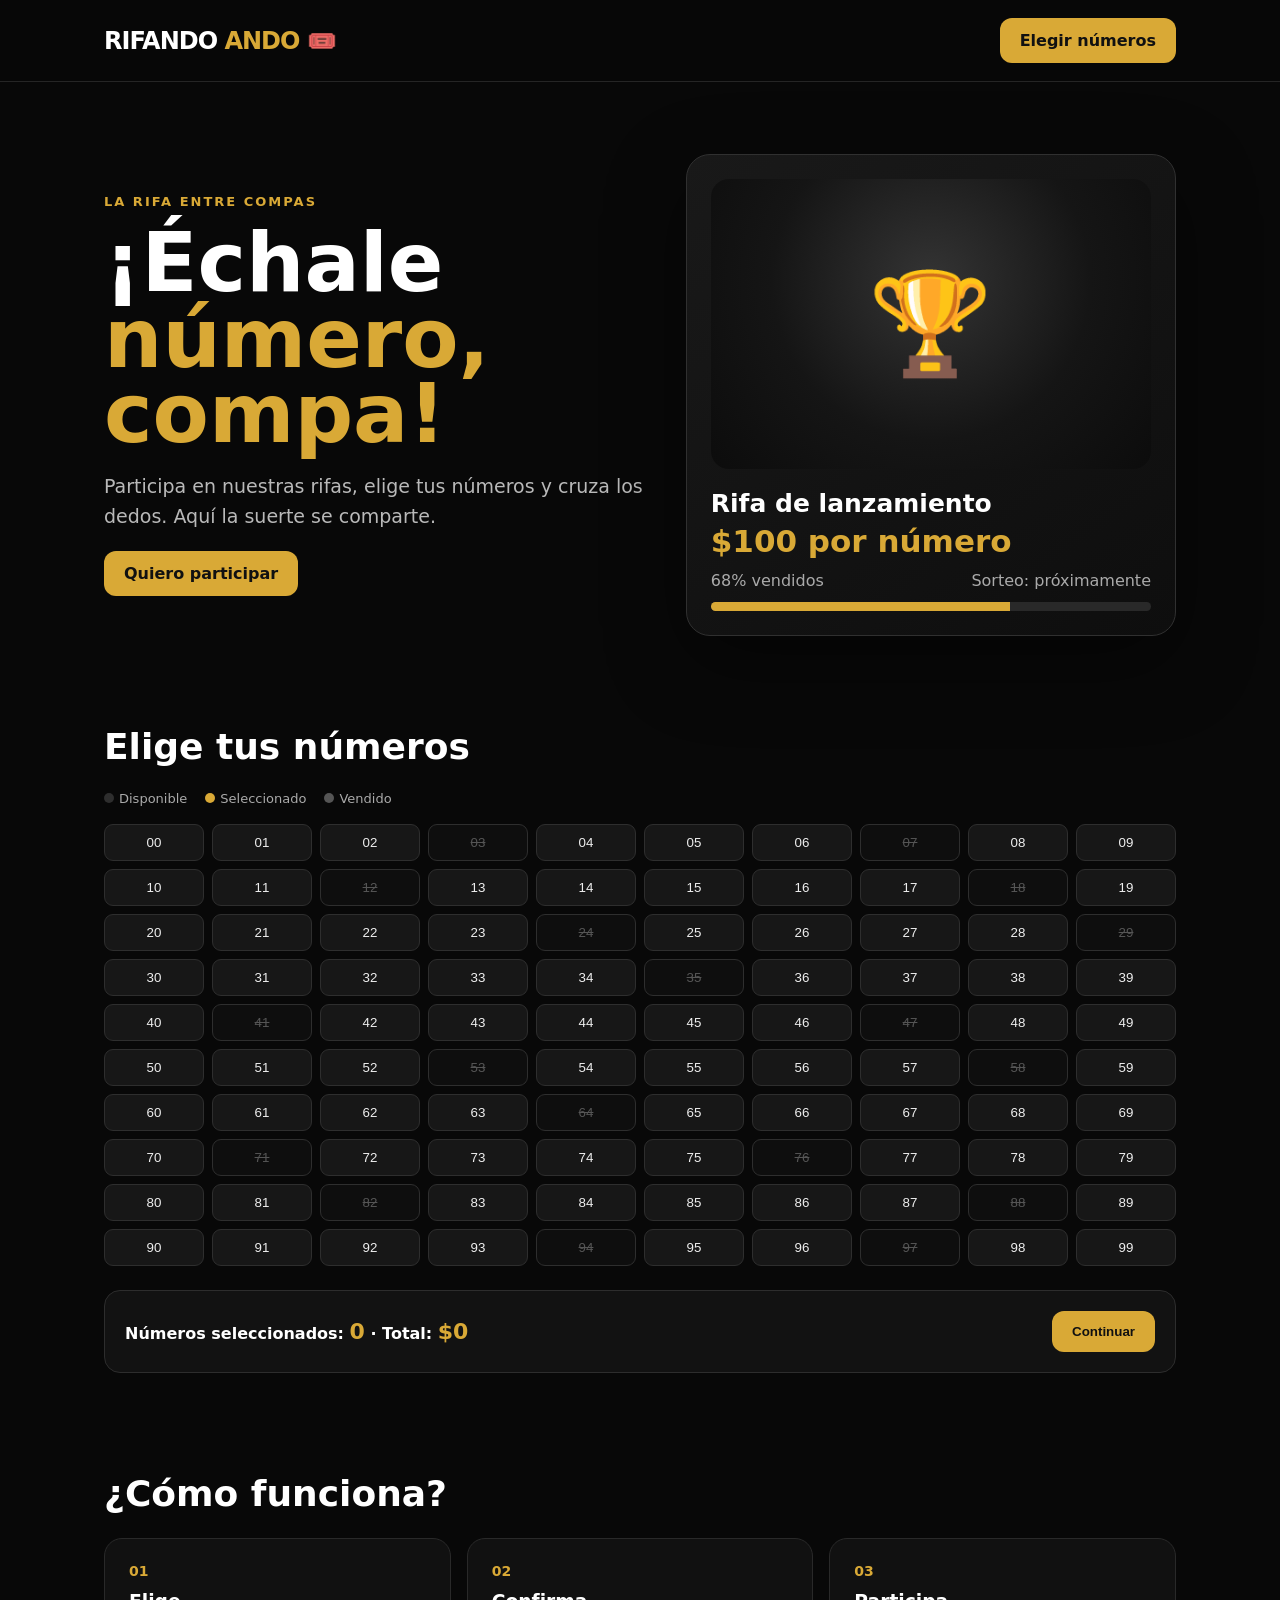
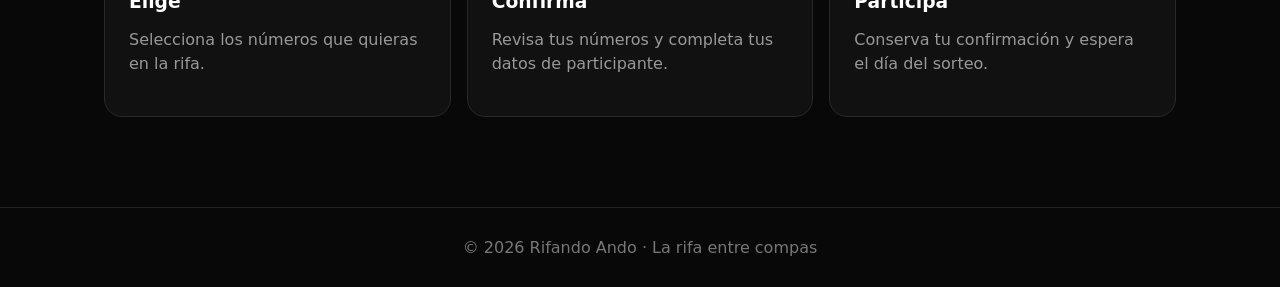
<file: rifando-ando/index.html>
<!doctype html>
<html lang="es">
<head>
<meta charset="UTF-8">
<meta name="viewport" content="width=device-width,initial-scale=1">
<title>Rifando Ando | Échale número, compa</title>
<style>
*{box-sizing:border-box}body{margin:0;font-family:Inter,system-ui,-apple-system,sans-serif;background:#080808;color:#fff}a{text-decoration:none;color:inherit}
header{position:sticky;top:0;z-index:10;background:rgba(8,8,8,.9);backdrop-filter:blur(12px);border-bottom:1px solid #252525}.nav{max-width:1120px;margin:auto;padding:18px 24px;display:flex;align-items:center;justify-content:space-between}.logo{font-weight:900;font-size:24px;letter-spacing:-1px}.logo span{color:#d9a936}.btn{display:inline-flex;align-items:center;justify-content:center;padding:13px 20px;border-radius:12px;font-weight:800;background:#d9a936;color:#111;border:0;cursor:pointer}
.hero{max-width:1120px;margin:auto;padding:72px 24px 40px;display:grid;grid-template-columns:1.05fr .95fr;gap:40px;align-items:center}.eyebrow{color:#d9a936;font-weight:800;text-transform:uppercase;letter-spacing:2px;font-size:13px}.hero h1{font-size:clamp(48px,7vw,82px);line-height:.92;margin:16px 0}.hero h1 span{color:#d9a936}.hero p{font-size:19px;color:#b9b9b9;line-height:1.6;max-width:570px}.hero-card{border:1px solid #303030;border-radius:24px;background:linear-gradient(145deg,#191919,#0e0e0e);padding:24px;box-shadow:0 25px 80px rgba(0,0,0,.45)}.prize{height:290px;border-radius:18px;background:radial-gradient(circle at 50% 35%,#343434,#151515 55%,#0c0c0c);display:flex;align-items:center;justify-content:center;font-size:100px}.hero-card h3{font-size:25px;margin:20px 0 5px}.price{font-size:31px;font-weight:900;color:#d9a936}.meta{display:flex;justify-content:space-between;color:#aaa;margin:12px 0}.bar{height:9px;background:#292929;border-radius:20px;overflow:hidden}.bar i{display:block;width:68%;height:100%;background:#d9a936}.section{max-width:1120px;margin:auto;padding:50px 24px}.section h2{font-size:36px;margin:0 0 24px}.tickets{display:grid;grid-template-columns:repeat(10,1fr);gap:8px}.ticket{background:#171717;border:1px solid #2e2e2e;color:#eee;padding:10px 4px;border-radius:9px;cursor:pointer}.ticket:hover{border-color:#d9a936}.ticket.sold{color:#555;text-decoration:line-through;background:#0e0e0e;cursor:not-allowed}.ticket.selected{background:#d9a936;color:#111;border-color:#d9a936;font-weight:900}.legend{display:flex;gap:18px;color:#aaa;font-size:13px;margin:18px 0}.dot{display:inline-block;width:10px;height:10px;border-radius:50%;background:#2e2e2e;margin-right:5px}.dot.sel{background:#d9a936}.dot.sold{background:#555}.cta{margin-top:24px;display:flex;justify-content:space-between;align-items:center;padding:20px;border:1px solid #2d2d2d;border-radius:16px;background:#121212}.total{font-weight:800}.total strong{color:#d9a936;font-size:22px}.how{display:grid;grid-template-columns:repeat(3,1fr);gap:16px}.step{padding:24px;border:1px solid #292929;border-radius:18px;background:#111}.num{color:#d9a936;font-size:14px;font-weight:900}.step h3{margin:12px 0 8px}.step p{color:#999;line-height:1.5}.footer{border-top:1px solid #222;color:#777;text-align:center;padding:30px 24px;margin-top:40px}
@media(max-width:800px){.hero{grid-template-columns:1fr;padding-top:45px}.tickets{grid-template-columns:repeat(5,1fr)}.how{grid-template-columns:1fr}.nav{padding:15px 18px}.hero,.section{padding-left:18px;padding-right:18px}.hero-card{padding:16px}.prize{height:220px}.cta{gap:16px;flex-direction:column;align-items:stretch;text-align:center}}
</style>
</head>
<body>
<header><nav class="nav"><div class="logo">RIFANDO <span>ANDO</span> 🎟️</div><a class="btn" href="#numeros">Elegir números</a></nav></header>
<main>
<section class="hero">
<div><div class="eyebrow">La rifa entre compas</div><h1>¡Échale<br><span>número, compa!</span></h1><p>Participa en nuestras rifas, elige tus números y cruza los dedos. Aquí la suerte se comparte.</p><a class="btn" href="#numeros">Quiero participar</a></div>
<div class="hero-card"><div class="prize">🏆</div><h3>Rifa de lanzamiento</h3><div class="price">$100 por número</div><div class="meta"><span>68% vendidos</span><span>Sorteo: próximamente</span></div><div class="bar"><i></i></div></div>
</section>
<section class="section" id="numeros"><h2>Elige tus números</h2><div class="legend"><span><i class="dot"></i>Disponible</span><span><i class="dot sel"></i>Seleccionado</span><span><i class="dot sold"></i>Vendido</span></div><div class="tickets" id="tickets"></div><div class="cta"><div class="total">Números seleccionados: <strong id="count">0</strong> · Total: <strong>$<span id="total">0</span></strong></div><button class="btn" onclick="participar()">Continuar</button></div></section>
<section class="section"><h2>¿Cómo funciona?</h2><div class="how"><div class="step"><div class="num">01</div><h3>Elige</h3><p>Selecciona los números que quieras en la rifa.</p></div><div class="step"><div class="num">02</div><h3>Confirma</h3><p>Revisa tus números y completa tus datos de participante.</p></div><div class="step"><div class="num">03</div><h3>Participa</h3><p>Conserva tu confirmación y espera el día del sorteo.</p></div></div></section>
</main>
<footer class="footer">© 2026 Rifando Ando · La rifa entre compas</footer>
<script>
const sold=new Set([3,7,12,18,24,29,35,41,47,53,58,64,71,76,82,88,94,97]);
const selected=new Set(); const box=document.getElementById('tickets');
for(let i=0;i<100;i++){const b=document.createElement('button');b.className='ticket'+(sold.has(i)?' sold':'');b.textContent=String(i).padStart(2,'0');if(!sold.has(i))b.onclick=()=>{selected.has(i)?selected.delete(i):selected.add(i);b.classList.toggle('selected');update()};box.appendChild(b)}
function update(){document.getElementById('count').textContent=selected.size;document.getElementById('total').textContent=(selected.size*100).toLocaleString('es-MX')}
function participar(){if(!selected.size){alert('Primero selecciona al menos un número, compa.');return}alert('Tus números están seleccionados. La siguiente etapa será conectar el registro y el pago.')}
</script>
</body>
</html>
</file>
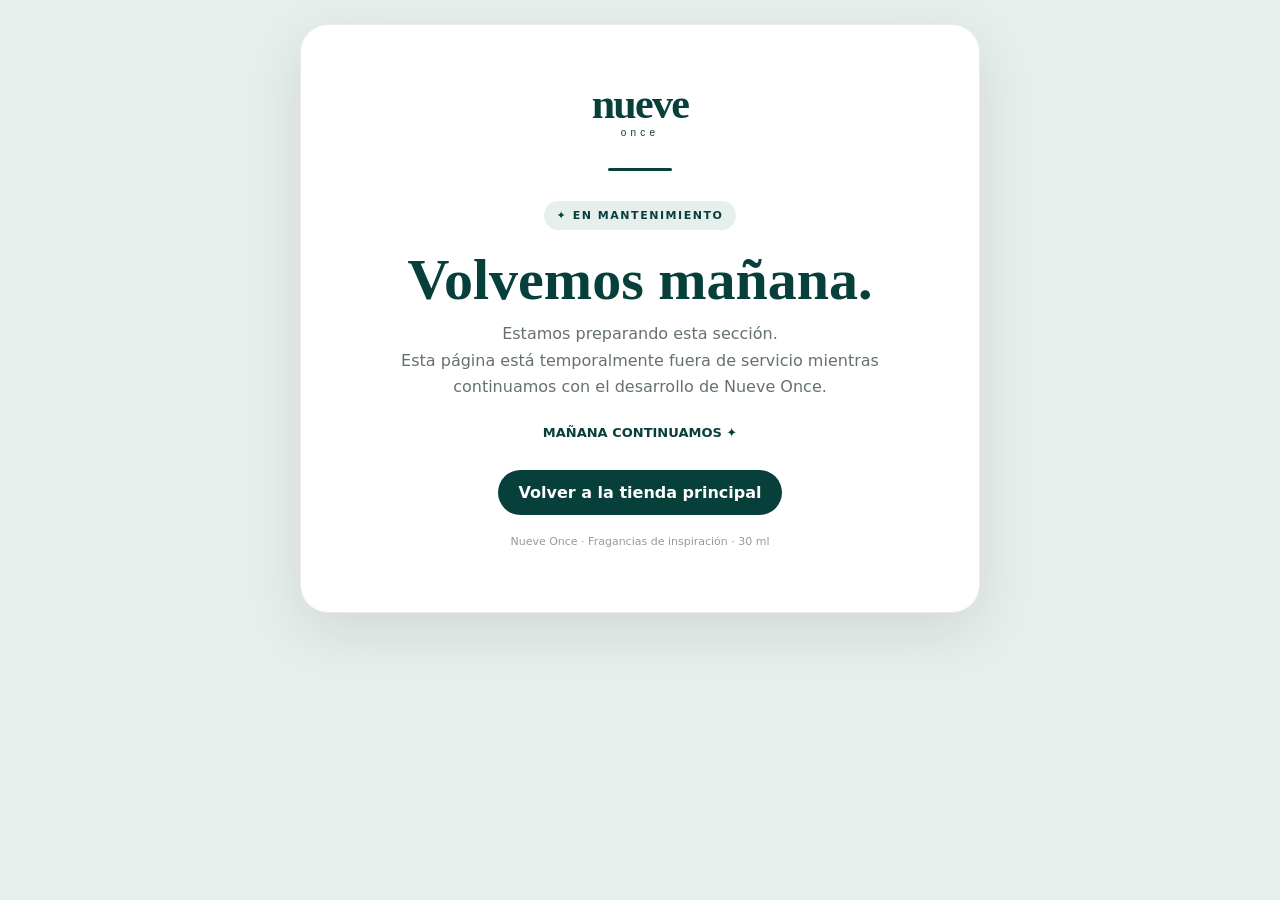
<file: categorias.html>
<!doctype html>
<html lang="es">
<head>
<meta charset="utf-8">
<meta name="viewport" content="width=device-width,initial-scale=1,viewport-fit=cover">
<meta name="robots" content="noindex,nofollow">
<meta name="theme-color" content="#073f3a">
<title>Nueve Once | Categorías — En mantenimiento</title>
<style>
:root{--accent:#073f3a;--soft:#e7efed;--ink:#243331}
*{box-sizing:border-box}
html,body{margin:0;min-height:100%;font-family:Inter,system-ui,-apple-system,BlinkMacSystemFont,"Segoe UI",sans-serif;background:#e7efed;color:var(--ink)}
body{display:grid;place-items:center;padding:24px}
main{width:min(680px,100%);background:#fff;border:1px solid rgba(0,0,0,.08);border-radius:28px;padding:clamp(32px,8vw,64px) clamp(24px,7vw,60px);text-align:center;box-shadow:0 18px 60px rgba(0,0,0,.10)}
.logo{font:700 42px/.72 Georgia,serif;color:var(--accent);letter-spacing:-.04em}
.logo span{display:block;font:500 10px/1 Inter,sans-serif;letter-spacing:.42em;margin-top:9px}
.line{width:64px;height:3px;background:var(--accent);border-radius:99px;margin:30px auto}
.badge{display:inline-block;padding:8px 13px;border-radius:999px;background:var(--soft);color:var(--accent);font-size:11px;font-weight:900;letter-spacing:.14em;text-transform:uppercase}
h1{font:700 clamp(36px,8vw,58px)/.95 Georgia,serif;margin:22px 0 14px;color:var(--accent)}
p{font-size:16px;line-height:1.65;color:#65716e;margin:0 auto;max-width:480px}
.date{margin-top:24px;font-size:13px;font-weight:800;color:var(--accent)}
a{display:inline-flex;margin-top:30px;text-decoration:none;background:var(--accent);color:#fff;padding:13px 20px;border-radius:999px;font-weight:800}
small{display:block;margin-top:20px;color:#929b98;font-size:11px}
</style>
</head>
<body>
<main>
<div class="logo">nueve<span>once</span></div>
<div class="line"></div>
<div class="badge">✦ En mantenimiento</div>
<h1>Volvemos mañana.</h1>
<p>Estamos preparando esta sección.<br>Esta página está temporalmente fuera de servicio mientras continuamos con el desarrollo de Nueve Once.</p>
<div class="date">MAÑANA CONTINUAMOS ✦</div>
<a href="index.html">Volver a la tienda principal</a>
<small>Nueve Once · Fragancias de inspiración · 30 ml</small>
</main>
</body>
</html>
</file>
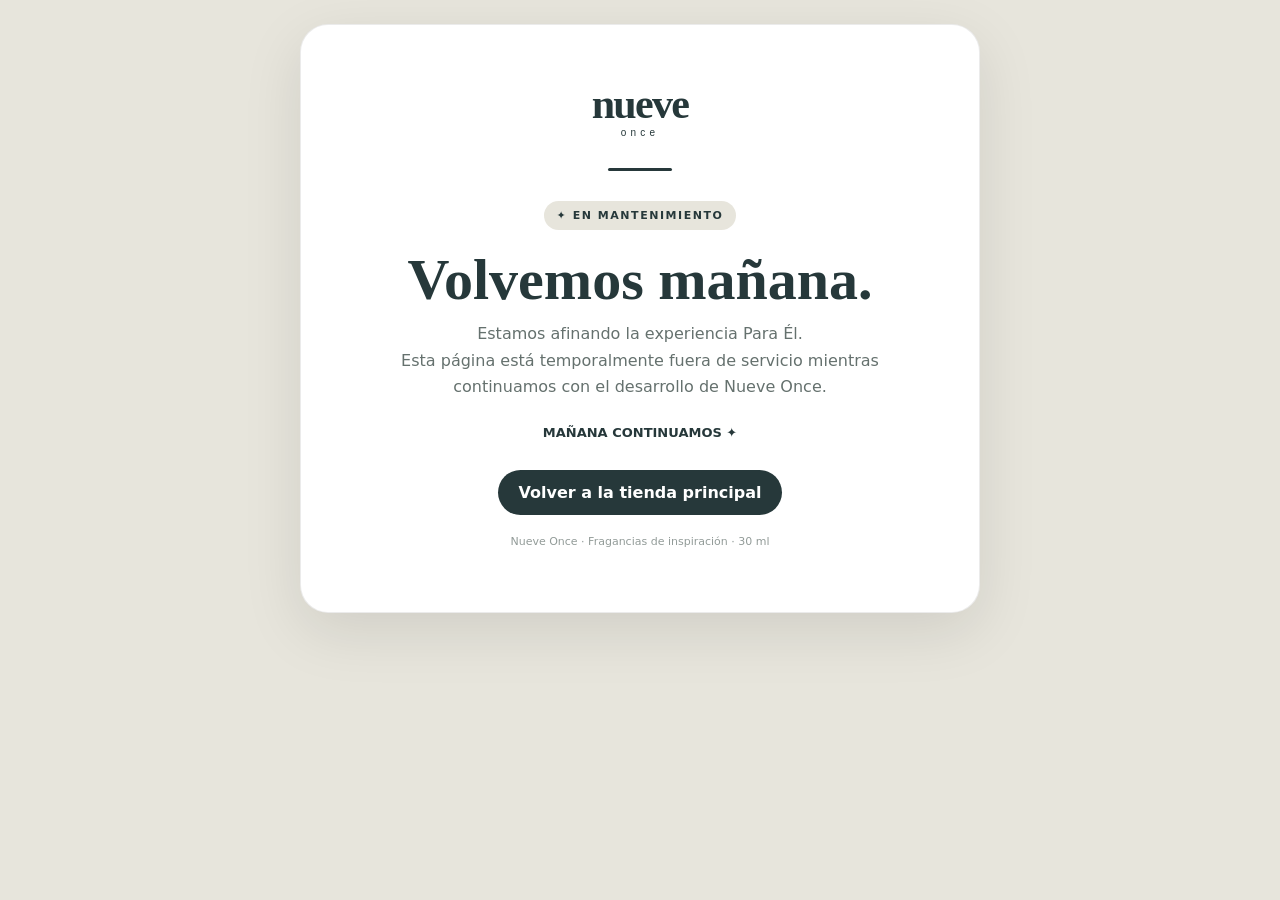
<file: hombre.html>
<!doctype html>
<html lang="es">
<head>
<meta charset="utf-8">
<meta name="viewport" content="width=device-width,initial-scale=1,viewport-fit=cover">
<meta name="robots" content="noindex,nofollow">
<meta name="theme-color" content="#26383a">
<title>Nueve Once | Para Él — En mantenimiento</title>
<style>
:root{--accent:#26383a;--soft:#e7e5dc;--ink:#243331}
*{box-sizing:border-box}
html,body{margin:0;min-height:100%;font-family:Inter,system-ui,-apple-system,BlinkMacSystemFont,"Segoe UI",sans-serif;background:#e7e5dc;color:var(--ink)}
body{display:grid;place-items:center;padding:24px}
main{width:min(680px,100%);background:#fff;border:1px solid rgba(0,0,0,.08);border-radius:28px;padding:clamp(32px,8vw,64px) clamp(24px,7vw,60px);text-align:center;box-shadow:0 18px 60px rgba(0,0,0,.10)}
.logo{font:700 42px/.72 Georgia,serif;color:var(--accent);letter-spacing:-.04em}
.logo span{display:block;font:500 10px/1 Inter,sans-serif;letter-spacing:.42em;margin-top:9px}
.line{width:64px;height:3px;background:var(--accent);border-radius:99px;margin:30px auto}
.badge{display:inline-block;padding:8px 13px;border-radius:999px;background:var(--soft);color:var(--accent);font-size:11px;font-weight:900;letter-spacing:.14em;text-transform:uppercase}
h1{font:700 clamp(36px,8vw,58px)/.95 Georgia,serif;margin:22px 0 14px;color:var(--accent)}
p{font-size:16px;line-height:1.65;color:#65716e;margin:0 auto;max-width:480px}
.date{margin-top:24px;font-size:13px;font-weight:800;color:var(--accent)}
a{display:inline-flex;margin-top:30px;text-decoration:none;background:var(--accent);color:#fff;padding:13px 20px;border-radius:999px;font-weight:800}
small{display:block;margin-top:20px;color:#929b98;font-size:11px}
</style>
</head>
<body>
<main>
<div class="logo">nueve<span>once</span></div>
<div class="line"></div>
<div class="badge">✦ En mantenimiento</div>
<h1>Volvemos mañana.</h1>
<p>Estamos afinando la experiencia Para Él.<br>Esta página está temporalmente fuera de servicio mientras continuamos con el desarrollo de Nueve Once.</p>
<div class="date">MAÑANA CONTINUAMOS ✦</div>
<a href="index.html">Volver a la tienda principal</a>
<small>Nueve Once · Fragancias de inspiración · 30 ml</small>
</main>
</body>
</html>
</file>
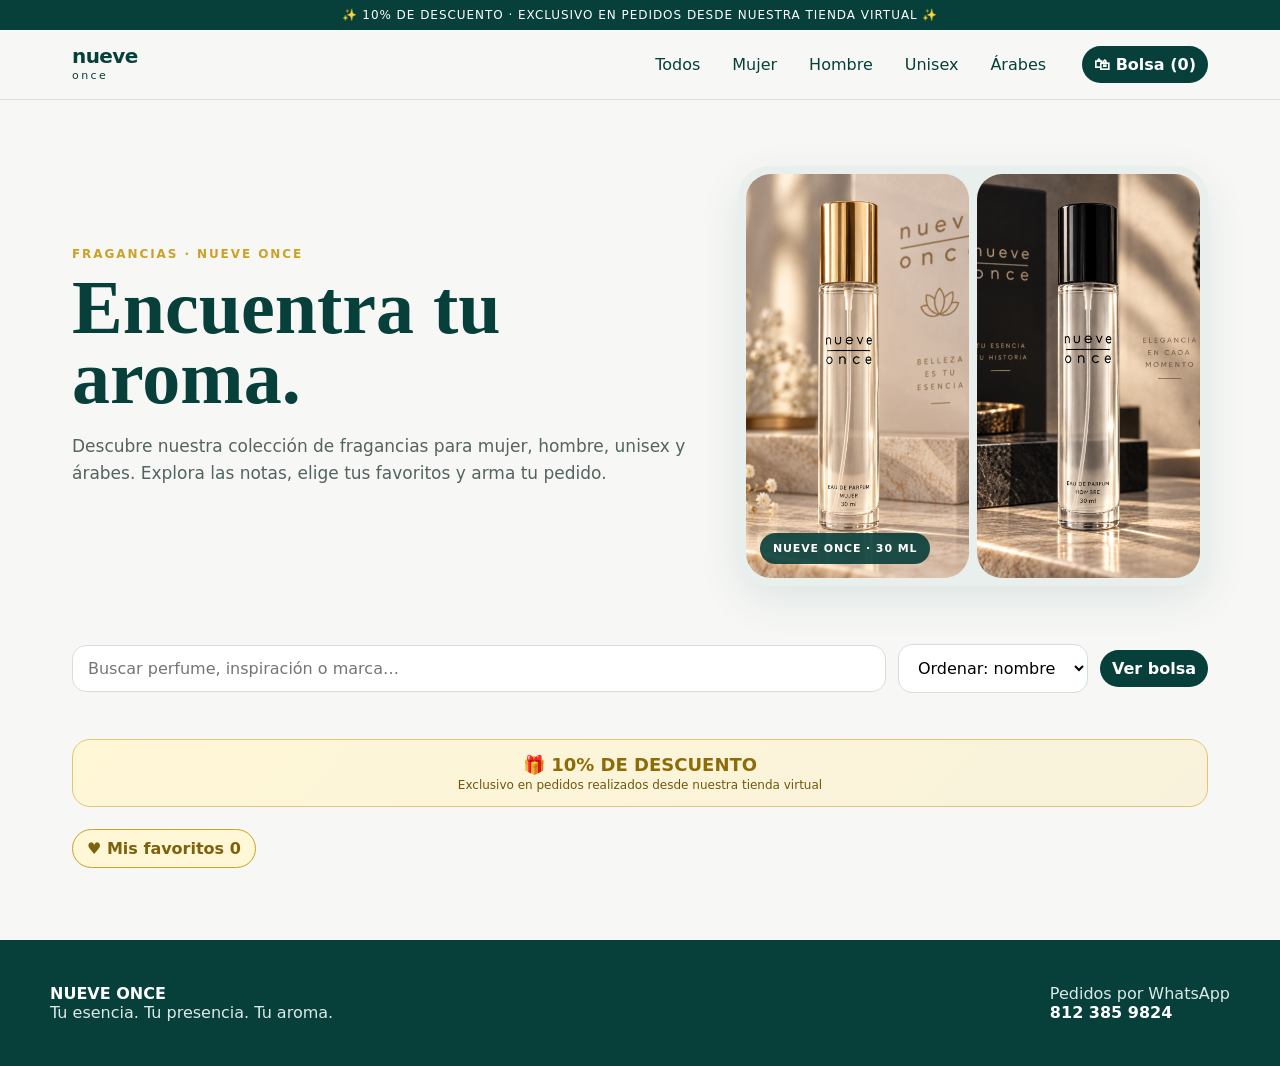
<file: index-manual.html>
<!doctype html>
<html lang="es">
<head>
<meta charset="utf-8">
<meta name="viewport" content="width=device-width,initial-scale=1,viewport-fit=cover">
<meta name="description" content="Nueve Once — tienda de fragancias. Mujer, Hombre, Unisex y Árabes.">
<title>Nueve Once | Perfumes</title>
<style>
:root{--deep:#073f3a;--mid:#2b6661;--soft:#dde8e6;--cream:#f7f8f6;--gold:#c9a227;--ink:#17302e;--white:#fff;--line:#dbe5e3}
*{box-sizing:border-box}html{scroll-behavior:smooth}body{margin:0;background:var(--cream);color:var(--ink);font-family:Inter,system-ui,-apple-system,BlinkMacSystemFont,"Segoe UI",sans-serif}button,input,select{font:inherit}
button{cursor:pointer}.top{background:var(--deep);color:#fff;text-align:center;padding:8px 16px;font-size:12px;letter-spacing:.08em}
header{position:sticky;top:0;z-index:20;background:rgba(247,248,246,.96);backdrop-filter:blur(14px);border-bottom:1px solid #d6e1df}
.nav{max-width:1180px;margin:auto;padding:16px 22px;display:flex;align-items:center;gap:24px}.logo{font-weight:800;color:var(--deep);font-size:20px;line-height:.8;letter-spacing:-.03em}.logo span{font-weight:500;font-size:11px;letter-spacing:.22em}.navlinks{display:flex;gap:8px;flex-wrap:wrap;margin-left:auto}.navlinks button,.cartbtn{border:0;background:transparent;color:var(--deep);padding:9px 12px;border-radius:999px}.cartbtn{background:var(--deep);color:#fff;font-weight:700}
.hero{max-width:1180px;margin:24px auto 0;padding:42px 22px 30px;display:grid;grid-template-columns:1.15fr .85fr;gap:30px;align-items:center}.kicker{color:var(--gold);font-weight:800;letter-spacing:.16em;font-size:12px}h1{font-family:Georgia,serif;color:var(--deep);font-size:clamp(42px,7vw,76px);line-height:.92;margin:12px 0 20px}.hero p{font-size:17px;line-height:1.6;color:#536360;max-width:620px}.hero-art{min-height:420px;border-radius:32px;background:#e8efed;display:grid;grid-template-columns:1fr 1fr;gap:8px;padding:8px;box-shadow:0 14px 40px rgba(7,63,58,.1);position:relative;overflow:hidden}.hero-art img{width:100%;height:100%;min-height:404px;object-fit:cover;border-radius:25px}.hero-label{position:absolute;left:22px;bottom:22px;background:rgba(7,63,58,.9);color:#fff;padding:9px 13px;border-radius:999px;font-size:11px;font-weight:800;letter-spacing:.08em}
.section{max-width:1180px;margin:auto;padding:18px 22px 50px}.toolbar{display:grid;grid-template-columns:1fr auto auto;gap:12px;align-items:center;margin:10px 0 24px}.search{background:#fff;border:1px solid #d3dfdd;border-radius:14px;padding:13px 15px;outline:none;width:100%}.filters{display:flex;gap:8px;flex-wrap:wrap;margin-bottom:22px}.filters button{border:1px solid #c7d6d3;background:#fff;color:var(--deep);border-radius:999px;padding:9px 14px}.filters button.active{background:var(--deep);color:#fff;border-color:var(--deep)}
.grid{display:grid;grid-template-columns:repeat(4,1fr);gap:18px}.card{background:#fff;border:1px solid var(--line);border-radius:20px;overflow:hidden;box-shadow:0 5px 22px rgba(7,63,58,.05);display:flex;flex-direction:column}.product-visual{height:230px;background:linear-gradient(145deg,#f1f5f4,#dce9e7);display:flex;align-items:center;justify-content:center;position:relative;overflow:hidden}.product-visual img{width:100%;height:100%;object-fit:cover;display:block}.dual-image{display:grid!important;grid-template-columns:1fr 1fr;gap:4px}.new{position:absolute;top:12px;right:12px;background:var(--gold);color:#16322f;padding:5px 8px;border-radius:999px;font-size:10px;font-weight:800;z-index:2}.cardbody{padding:16px;display:flex;flex-direction:column;flex:1}.cat{font-size:10px;letter-spacing:.12em;color:var(--gold);font-weight:800}.card h3{margin:7px 0 5px;color:var(--deep);font-size:17px}.insp,.notes{font-size:12px;color:#657370;line-height:1.5}.notes{margin:10px 0 16px}.price{font-size:18px;font-weight:800;color:var(--deep);margin-top:auto;margin-bottom:10px}.actions{display:grid;grid-template-columns:1fr 1fr;gap:8px}.actions button{border:0;border-radius:11px;padding:10px;font-weight:700}.details{background:var(--soft);color:var(--deep)}.add{background:var(--deep);color:#fff}.fav{background:#fff;border:1px solid #d8e2e0!important;color:var(--deep);grid-column:1/-1}.fav.active{background:#fff7d6;color:#9b7410;border-color:#e1c76b!important}.favorites-filter{border:1px solid #c9a227;background:#fff7d6;color:#7d620c;border-radius:999px;padding:9px 14px;font-weight:800;margin:0 0 22px}.favorites-filter.active{background:#c9a227;color:#16322f}.promo{margin:0 0 22px;background:linear-gradient(135deg,#fff7d6,#f8f2dc);border:1px solid #e1c76b;border-radius:18px;padding:14px 18px;color:#6f570c;text-align:center}.promo strong{display:block;color:#8d6b08;font-size:18px}.promo span{display:block;margin-top:3px;font-size:12px}
footer{background:var(--deep);color:#dce9e7;padding:44px 22px}.foot{max-width:1180px;margin:auto;display:flex;justify-content:space-between;gap:30px;flex-wrap:wrap}footer strong{color:#fff}
.overlay{position:fixed;inset:0;background:rgba(0,0,0,.45);z-index:40;display:none}.overlay.open{display:block}.cart{position:fixed;right:0;top:0;height:100%;width:min(430px,100%);background:#fff;z-index:50;transform:translateX(100%);transition:.25s;display:flex;flex-direction:column}.cart.open{transform:translateX(0)}.carthead{padding:20px;border-bottom:1px solid #ddd;display:flex;justify-content:space-between;align-items:center}.cartitems{padding:16px;overflow:auto;flex:1}.cartrow{padding:12px 0;border-bottom:1px solid #e7eceb;display:grid;grid-template-columns:1fr auto;gap:12px}.qty{display:flex;align-items:center;gap:6px;margin-top:8px}.qty button{border:1px solid #ccd9d7;background:#f5f8f7;border-radius:8px;width:30px;height:30px}.remove{border:0;background:transparent;color:#8a3b3b;font-size:12px}.cartfoot{padding:16px;border-top:1px solid #ddd}.checkout{width:100%;border:0;border-radius:13px;padding:13px;background:var(--deep);color:#fff;font-weight:800}
.close{border:0;background:#eef3f2;border-radius:50%;width:34px;height:34px;display:grid;place-items:center;font-size:22px;line-height:1;color:var(--deep)}
.modal{position:fixed;inset:0;z-index:60;display:none;align-items:center;justify-content:center;padding:20px;background:rgba(0,0,0,.5)}.modal.open{display:flex}.modalbox{position:relative;background:#fff;max-width:980px;width:100%;max-height:90vh;overflow:auto;border-radius:22px;padding:24px}.modalcontent{display:grid;grid-template-columns:.9fr 1.1fr;gap:26px;align-items:start}.modalimg{width:100%;height:430px;object-fit:cover;border-radius:18px;background:var(--soft)}.modalbox>.close{position:absolute;right:20px;top:20px;z-index:5}.modal-reference{margin-top:18px;border:1px solid var(--line);border-radius:16px;background:var(--cream);padding:14px}.reference-note{background:#eef5f3;border-radius:12px;padding:11px 12px;color:#536360;font-size:11px;line-height:1.5}.reference-link{display:inline-flex;margin-top:10px;background:#fff;border:1px solid #cbdad7;color:var(--deep);padding:9px 12px;border-radius:10px;text-decoration:none;font-weight:800;font-size:11px}
@media(max-width:900px){.hero{grid-template-columns:1fr}.grid{grid-template-columns:repeat(3,1fr)}}@media(max-width:680px){.navlinks{display:none}.toolbar{grid-template-columns:1fr}.grid{grid-template-columns:repeat(2,1fr);gap:12px}.hero{padding-top:22px}.hero-art{min-height:320px}.hero-art img{min-height:304px}.modalcontent{grid-template-columns:1fr}.modalimg{height:300px}.modalbox{padding:18px}}@media(max-width:440px){.grid{grid-template-columns:1fr}.hero-art img{min-height:280px}.product-visual{height:300px}}
</style>
</head>
<body>
<div class="top">✨ 10% DE DESCUENTO · EXCLUSIVO EN PEDIDOS DESDE NUESTRA TIENDA VIRTUAL ✨</div>
<header><div class="nav">
  <div class="logo">nueve<br><span>once</span></div>
  <nav class="navlinks" aria-label="Categorías">
    <button type="button" data-category="TODOS">Todos</button><button type="button" data-category="MUJER">Mujer</button><button type="button" data-category="HOMBRE">Hombre</button><button type="button" data-category="UNISEX">Unisex</button><button type="button" data-category="ÁRABES">Árabes</button>
  </nav>
  <button type="button" class="cartbtn" id="openCartTop">🛍 Bolsa (<span id="count">0</span>)</button>
</div></header>

<main>
<section class="hero"><div><div class="kicker">FRAGANCIAS · NUEVE ONCE</div><h1>Encuentra tu aroma.</h1><p>Descubre nuestra colección de fragancias para mujer, hombre, unisex y árabes. Explora las notas, elige tus favoritos y arma tu pedido.</p></div>
<div class="hero-art"><img src="mujer.PNG" alt="Nueve Once Mujer 30 ml"><img src="hombre.PNG" alt="Nueve Once Hombre 30 ml"><span class="hero-label">NUEVE ONCE · 30 ML</span></div></section>

<section class="section" id="catalogo">
<div class="toolbar"><input id="search" class="search" placeholder="Buscar perfume, inspiración o marca…" autocomplete="off"><select id="sort" class="search"><option value="name">Ordenar: nombre</option><option value="new">Nuevos primero</option><option value="brand">Marca</option></select><button type="button" class="cartbtn" id="openCartToolbar">Ver bolsa</button></div>
<div class="filters" id="filters"></div><div class="promo"><strong>🎁 10% DE DESCUENTO</strong><span>Exclusivo en pedidos realizados desde nuestra tienda virtual</span></div><button type="button" class="favorites-filter" id="favoritesToggle" aria-pressed="false">♥ Mis favoritos <span id="favoritesCount">0</span></button><div class="grid" id="grid"></div>
</section></main>

<footer><div class="foot"><div><strong>NUEVE ONCE</strong><br>Tu esencia. Tu presencia. Tu aroma.</div><div>Pedidos por WhatsApp<br><a href="https://wa.me/528123859824" target="_blank" rel="noopener" style="color:#fff;font-weight:700;text-decoration:none">812 385 9824</a></div></div></footer>

<div class="overlay" id="overlay"></div>
<aside class="cart" id="cart" aria-label="Bolsa de compra">
<div class="carthead"><strong>Tu bolsa</strong><button type="button" class="close" id="closeCart" aria-label="Cerrar">×</button></div>
<div class="cartitems" id="cartitems"></div>
<div class="cartfoot"><div style="font-size:11px;color:#657370;margin-bottom:8px;text-align:right">🎁 10% de descuento exclusivo por comprar desde la tienda virtual</div><div style="display:flex;justify-content:space-between;align-items:flex-end;margin-bottom:12px;gap:12px"><strong id="summary">0 piezas</strong><strong id="total">$0.00 MXN</strong></div><button type="button" class="checkout" id="checkout">Finalizar pedido por WhatsApp</button></div>
</aside>

<div class="modal" id="modal" role="dialog" aria-modal="true" aria-label="Detalle del perfume">
<div class="modalbox"><button type="button" class="close" id="closeModal" aria-label="Cerrar detalle">×</button><div class="modalcontent" id="modalcontent"></div></div>
</div>

<script>window.PRODUCTS=[{"category":"MUJER","name":"OUR WAY","inspiration":"MY WAY","brand":"ARMANI","notes":"Floral y elegante, con flor de azahar, jazmín y vainilla.","new":false},{"category":"MUJER","name":"COOL GIRL","inspiration":"GOOD GIRL","brand":"CAROLINA HERRERA","notes":"Almendra, café, bergamota y limón (lima ácida).","new":false},{"category":"MUJER","name":"OPPORTUNITA","inspiration":"CHANCE","brand":"CHANEL","notes":"Aroma floral y especiado con pimienta rosa, jazmín y pachulí.","new":false},{"category":"MUJER","name":"CHANCE T","inspiration":"CHANCE EAU TENDRE","brand":"CHANEL","notes":"Floral-afrutado con pomelo-membrillo verde, jazmín y almizcles blancos.","new":false},{"category":"MUJER","name":"VICTORIA","inspiration":"AVENTUS FOR HER","brand":"CREED","notes":"Familia chipre frutal, bergamota, pachulí, sándalo, grosella y durazno.","new":false},{"category":"MUJER","name":"BERRY VELVET","inspiration":"BURBERRY HER","brand":"BURBERRY","notes":"Frutal y vibrante, con bayas rojas, jazmín y almizcle.","new":false},{"category":"MUJER","name":"SOFT GOLD","inspiration":"POUR FEMME","brand":"BVLGARI","notes":"Violeta, clavel, frambuesa, durazno, iris, jazmín, almizcle, té verde, sándalo, ámbar y cedro.","new":true},{"category":"MUJER","name":"CARMESÍ","inspiration":"CARMINA","brand":"CREED","notes":"Floral-ambarado. Cereza negra, azafrán, rosa de mayo, violeta, ámbar y almizcle ahumado.","new":false},{"category":"MUJER","name":"BREEZE FLOWER","inspiration":"WIND FLOWERS","brand":"CREED","notes":"Fresco y floral, con bergamota, jazmín y almizcle suave.","new":false},{"category":"MUJER","name":"COUCHE","inspiration":"COACH","brand":"COACH","notes":"Aroma femenino, moderno y sofisticado, con dulzura frutal y un toque aterciopelado.","new":false},{"category":"MUJER","name":"I'ADORE","inspiration":"J'ADORE","brand":"DIOR","notes":"Un floral dorado con jazmín, rosa y frutas suaves.","new":false},{"category":"MUJER","name":"MRS D","inspiration":"MISS DIOR","brand":"DIOR","notes":"Floral romántico y chispeante, con rosa, peonía y fondo avainillado.","new":false},{"category":"MUJER","name":"MRS CHERIE","inspiration":"MISS DIOR CHERIE","brand":"DIOR","notes":"Chipre frutal con cereza, fresa y mandarina.","new":false},{"category":"MUJER","name":"DOLCE DEVOTION","inspiration":"DEVOTION INTENSE","brand":"DOLCE & GABBANA","notes":"Oriental vanilla con avellana, flor de azahar y vainilla.","new":true},{"category":"MUJER","name":"GLOW","inspiration":"BLOOM","brand":"GUCCI","notes":"Jazmín, nardos y camelia; jardín de flores frescas.","new":false},{"category":"MUJER","name":"GINGER KISS","inspiration":"TWILLY","brand":"HERMÈS","notes":"Chipre frutal con cereza, fresa y mandarina.","new":false},{"category":"MUJER","name":"IRRESISTIBLE ROUSE","inspiration":"VERY IRRESISTIBLE","brand":"GIVENCHY","notes":"Rosa, albahaca y mandarina, con pachulí y vainilla.","new":false},{"category":"MUJER","name":"LULËKUKE","inspiration":"POPPY AND BARLEY","brand":"JO MALONE","notes":"Almizcle floral amaderado con nota de cetalox.","new":false},{"category":"MUJER","name":"ONE NOTE","inspiration":"NOT A PERFUM","brand":"JULIETTE HAS A GUN","notes":"Rosa y violeta con deliciosa grosella.","new":true},{"category":"MUJER","name":"ONLY YOU","inspiration":"THE ONLY ONE","brand":"DOLCE & GABBANA","notes":"Violeta, naranja, bergamota, café, iris y pachulí.","new":false},{"category":"MUJER","name":"BLUE DG","inspiration":"LIGHT BLUE","brand":"DOLCE & GABBANA","notes":"Limón siciliano, manzana verde y campanilla; fresco y frutal.","new":false},{"category":"MUJER","name":"STRANGER","inspiration":"ALIÉN","brand":"MUGLER","notes":"Oriental amaderada. Potente jazmín y ámbar.","new":false},{"category":"MUJER","name":"DEW ROSÉE","inspiration":"DELINA LA ROSÉE","brand":"PARFUMS DE MARLY","notes":"Rosa fresca, peonía, lychee y toque almizclado.","new":false},{"category":"MUJER","name":"VELAYA","inspiration":"VALAYA","brand":"PARFUMS DE MARLY","notes":"Rosa, jazmín y peonía con almizcle y vainilla.","new":false},{"category":"MUJER","name":"LUMIÉRE","inspiration":"LE JOUR SE LÈVE","brand":"LOUIS VUITTON","notes":"Toronja, mandarina, bergamota, peonía y vainilla.","new":false},{"category":"MUJER","name":"LUXE BELLE","inspiration":"LA VIE EST BELLE","brand":"LANCOME","notes":"Grosellas negras, pera, jazmín, flor de azahar, pachulí y praliné.","new":false},{"category":"MUJER","name":"NARCISO FEMME","inspiration":"FOR HER","brand":"NARCISO RODRIGUEZ","notes":"Rosa, durazno, almizcle, ámbar, pachulí y sándalo.","new":true},{"category":"MUJER","name":"LOVE SHY","inspiration":"DON'T BE SHY","brand":"KILLIAN LOVE","notes":"Azahar, jazmín, madreselva, malvavisco, caramelo y vainilla.","new":false},{"category":"MUJER","name":"PARADOX","inspiration":"PARADOXE","brand":"PRADA","notes":"Pera, bergamota, flor de azahar, neroli, ámbar y benjuí.","new":true},{"category":"MUJER","name":"ROMA ETERNA","inspiration":"DONNA BORN IN ROMA","brand":"VALENTINO","notes":"Grosella negra, jazmín y vainilla.","new":false},{"category":"MUJER","name":"ROMA ETERNA INTENSE","inspiration":"DONNA BORN IN ROMA INTENSE","brand":"VALENTINO","notes":"Vainilla bourbon, ámbar, jazmín y benjuí.","new":true},{"category":"MUJER","name":"BELLA VOCE","inspiration":"VOCE VIVA","brand":"VALENTINO","notes":"Bergamota, mandarina, gardenia y vainilla.","new":false},{"category":"MUJER","name":"RADIANT CRYSTAL","inspiration":"BRIGHT CRYSTAL","brand":"VERSACE","notes":"Granada, peonía y almizcle suave; frutal-floral.","new":false},{"category":"MUJER","name":"FLORALUXE","inspiration":"FLOWERBOMB","brand":"VIKTOR&ROLF","notes":"Jazmín, orquídea y fondo dulce de pachulí.","new":false},{"category":"MUJER","name":"OP BLACK","inspiration":"BLACK OPIUM","brand":"YSL","notes":"Café, vainilla, pachulí y un toque de regaliz.","new":false},{"category":"MUJER","name":"FREE Y","inspiration":"LIBRE","brand":"YSL","notes":"Lavanda, flor de azahar y vainilla cálida.","new":false},{"category":"MUJER","name":"YOUR PARIS","inspiration":"MON PARIS","brand":"YSL","notes":"Fresa, jazmín y pachulí; dulce y apasionado.","new":false},{"category":"HOMBRE","name":"UOMO ROMA INTENSE","inspiration":"UOMO BORN IN ROMA INTENSE","brand":"VALENTINO","notes":"Oriental con notas de vainilla, lavanda y vetiver.","new":true},{"category":"HOMBRE","name":"UOMO ROMA BLACK","inspiration":"UOMO BORN IN ROMA","brand":"VALENTINO","notes":"Amaderado, mineral y especiado, con madera ahumada y cuero, salvia y sal marina.","new":false},{"category":"HOMBRE","name":"POWER FLAME","inspiration":"EROS ENERGY","brand":"VERSACE","notes":"Aromático fresco y vibrante, con menta, manzana verde, vainilla y maderas.","new":false},{"category":"HOMBRE","name":"FIRE PASSION","inspiration":"EROS FLAME","brand":"VERSACE","notes":"Cítrico, picante y amaderado; limón, pimienta roja y madera de cedro.","new":false},{"category":"HOMBRE","name":"DION","inspiration":"EROS","brand":"VERSACE","notes":"Vibrante y seductor, con menta, manzana verde, vainilla y cedro.","new":false},{"category":"HOMBRE","name":"PIOTION Y","inspiration":"Y ELIXIR","brand":"YSL","notes":"Maderas especiadas, con lavanda, geranio, incienso y madera oud.","new":false},{"category":"HOMBRE","name":"YEI","inspiration":"Y","brand":"YSL","notes":"Aromática fougère, con manzana, jengibre, bergamota, geranio, amberwood, cedro y vetiver.","new":false},{"category":"HOMBRE","name":"PHANTASM","inspiration":"PHANTOM","brand":"PACO RABANNE","notes":"Mezcla audaz de lavanda cremosa, limón energizante y vainilla amaderada sensual.","new":false},{"category":"HOMBRE","name":"INVICT ELIXIR","inspiration":"INVICTUS ELIXIR","brand":"PACO RABANNE","notes":"Lavanda y cardamomo especiado, corazón de incienso y pachulí, con fondo de vainilla.","new":false},{"category":"HOMBRE","name":"VICTORY","inspiration":"INVICTUS","brand":"PACO RABANNE","notes":"Fondo vibrante de ámbar gris, pachulí, guayaco y musgo de roble.","new":false},{"category":"HOMBRE","name":"MOON PINK","inspiration":"LUNA ROSSA OCEAN","brand":"PRADA","notes":"Fragancia fresca, marina y sofisticada, con notas cítricas, especiadas y amaderadas.","new":false},{"category":"HOMBRE","name":"FERRO GOLD","inspiration":"EROS","brand":"SALVATORE FERRAGAMO","notes":"Fougère con bergamota, limón, cedro, cuero, almizcle y vetiver.","new":false},{"category":"HOMBRE","name":"FERRO UOMO FORTE","inspiration":"UOMO","brand":"SALVATORE FERRAGAMO","notes":"Oriental amaderada con cardamomo, pimienta negra, bergamota, azahar, tonka y sándalo.","new":false},{"category":"HOMBRE","name":"UOMO GOLD","inspiration":"UOMO","brand":"VALENTINO","notes":"Frescura masculina con mirra y bergamota, combinadas con café tostado, chocolate, avellana y cuero.","new":false},{"category":"HOMBRE","name":"FRESH LE MALE CODE","inspiration":"LE MALE","brand":"JEAN PAUL GAULTIER","notes":"Lavanda, menta, cardamomo, bergamota, canela, haba tonka, ámbar, sándalo y cedro.","new":true},{"category":"HOMBRE","name":"EDEN ESSENCE","inspiration":"PARADISE GARDEN","brand":"JEAN PAUL GAULTIER","notes":"Agua de coco, higo verde y sándalo; fragancia verde y acuática.","new":false},{"category":"HOMBRE","name":"SCANDALE BLUE","inspiration":"SCANDAL","brand":"JEAN PAUL GAULTIER","notes":"Dulce y atrevido, con miel, flor de naranja y gardenia sobre pachulí y caramelo.","new":false},{"category":"HOMBRE","name":"CODE PRIVÉ","inspiration":"ULTRA MALE","brand":"JEAN PAUL GAULTIER","notes":"Pera, lavanda, menta, limón, esclarea, vainilla negra, pachulí y cedro.","new":true},{"category":"HOMBRE","name":"SEVEN WOOD","inspiration":"LOEWE 7","brand":"LOEWE","notes":"Aromático y especiado, con pimienta, manzana roja, neroli y rosa.","new":false},{"category":"HOMBRE","name":"LOUIS IMMENSE","inspiration":"L'IMMENSITÉ","brand":"LOUIS VUITTON","notes":"Explosión de frescura cítrica con un toque de calidez.","new":false},{"category":"HOMBRE","name":"MONT EXPEDITION","inspiration":"EXPLORER","brand":"MONTBLANC","notes":"Elegante y aventurero, aromático y amaderado con bergamota, vetiver y pachulí.","new":false},{"category":"HOMBRE","name":"HOMME","inspiration":"DIOR HOMME","brand":"DIOR","notes":"Amaderado, floral, elegante y moderno, con iris, ámbar, vetiver y almizcle.","new":false},{"category":"HOMBRE","name":"FAHRENHEIT","inspiration":"FAHRENHEIT","brand":"DIOR","notes":"Lavanda, cedro, mandarina, bergamota, limón, sándalo, jazmín, cuero, vetiver, almizcle, ámbar, pachulí y haba tonka.","new":true},{"category":"HOMBRE","name":"SAVAGE D","inspiration":"SAUVAGE","brand":"DIOR","notes":"Combinación de notas cítricas y amaderadas con un toque especiado y ligeramente dulce.","new":false},{"category":"HOMBRE","name":"ACQUA PURE","inspiration":"ACQUA DI GIÒ EDT","brand":"GIORGIO ARMANI","notes":"Aromática acuática con lima, neroli, jazmín, notas marinas, durazno, violeta, cedro, musgo y ámbar.","new":false},{"category":"HOMBRE","name":"PROFONDO","inspiration":"ACQUA DI GIÒ PROFONDO","brand":"GIORGIO ARMANI","notes":"Aromática fougère con notas marinas, bergamota, romero, lavanda, ciprés, almizcle y ámbar.","new":false},{"category":"HOMBRE","name":"TERRA DE BRUME","inspiration":"TERRE D'HERMÈS","brand":"HERMÈS","notes":"Amaderado y cítrico, con naranja, vetiver y un fondo mineral.","new":false},{"category":"HOMBRE","name":"BEAU NU","inspiration":"LE BEAU","brand":"JEAN PAUL GAULTIER","notes":"Tropical y fresco, con coco, madera de haba tonka, bergamota y vainilla.","new":false},{"category":"HOMBRE","name":"NOIR ELEGANT","inspiration":"BVLGARI MAN IN BLACK","brand":"BVLGARI","notes":"Oriental especiado y cálido, con ron, especias y tabaco.","new":false},{"category":"HOMBRE","name":"BLACK NIGHT","inspiration":"212 VIP BLACK","brand":"CAROLINA HERRERA","notes":"Aromático y seductor, con absenta, lavanda y vainilla especiada.","new":false},{"category":"HOMBRE","name":"REBEL SPIRIT","inspiration":"BAD BOY","brand":"CAROLINA HERRERA","notes":"Combinación de notas orientales y especiadas, con un toque de menta fresca, tonka y cedro.","new":false},{"category":"HOMBRE","name":"ATHLETIC H","inspiration":"ALLURE HOMME SPORT","brand":"CHANEL","notes":"Frescura, afrutada, especiada y amaderada, con notas marinas, maderas, cedro y ámbar.","new":false},{"category":"HOMBRE","name":"BLAU","inspiration":"BLEU","brand":"CHANEL","notes":"Cítricas, amaderadas y ambarinas.","new":false},{"category":"HOMBRE","name":"ALPHA","inspiration":"ABSOLU AVENTUS","brand":"CREED","notes":"Frutal, amaderado y elegante, con grosella negra y un acorde jugoso de toronja.","new":false},{"category":"HOMBRE","name":"MAGNUS","inspiration":"AVENTUS","brand":"CREED","notes":"Huele a emperadores, a manzanas negras con toque de toronja y bergamota.","new":false},{"category":"UNISEX","name":"AGARWOOD","inspiration":"COLONIA AGARWOOD","brand":"ACQUA DI PARMA","notes":"Amaderada, cálida y con notas terrosas y ligeramente ahumadas.","new":false},{"category":"UNISEX","name":"BLEECKER","inspiration":"BLEECKER STREET","brand":"BOND NO 9","notes":"Fresca, aromática y afrutada-floral, amaderada, cálida, con vainilla y caramelo.","new":false},{"category":"UNISEX","name":"IMPERIAL GOLD","inspiration":"MILLESIME IMPERIAL","brand":"CREED","notes":"Cítrico, marino y almizclado, con frutas frescas, sal marina, almizcle y maderas.","new":false},{"category":"UNISEX","name":"MONT ICE","inspiration":"SILVER MOUNTAIN WATER","brand":"CREED","notes":"Aromático refrescante y limpio, con grosella negra, té verde y almizcle.","new":false},{"category":"UNISEX","name":"SEASONING WOOD","inspiration":"SPICE AND WOOD","brand":"CREED","notes":"Oriental amaderada, con manzana, bergamota, cedro, pachulí y especias.","new":false},{"category":"UNISEX","name":"SWEET LATTE","inspiration":"BIANCO DI LATTE","brand":"GIARDINI DI TOSCANA","notes":"Dulce y cremoso, con notas de leche, almizcle y un toque suave de vainilla.","new":false},{"category":"UNISEX","name":"MIEL TABACO","inspiration":"TOBACCO HONEY","brand":"GUERLAIN","notes":"Oriental amaderada, con notas de miel, tabaco, vainilla, canela y sándalo.","new":true},{"category":"UNISEX","name":"NECTARINE BLOSSOM HONEY","inspiration":"NECTARINE BLOSSOM & HONEY","brand":"JO MALONE","notes":"Nectarina, melocotón, cassis y delicadas flores de primavera con miel de acacia.","new":false},{"category":"UNISEX","name":"OCEAN WOOD SAGE","inspiration":"WOOD SAGE & SEA SALT","brand":"JO MALONE","notes":"Olas de espuma blanca con el aire fresco a sal marina.","new":false},{"category":"UNISEX","name":"LABO 29","inspiration":"THE NOIR 29","brand":"LE LABO","notes":"Aromático, con higo, laurel, bergamota, cedro, vetiver y tabaco.","new":false},{"category":"UNISEX","name":"LABO 33","inspiration":"SANTAL 33","brand":"LE LABO","notes":"Aleación de maderas humeantes, sándalo australiano y madera de cedro.","new":false},{"category":"UNISEX","name":"DREAMWEAVER","inspiration":"IMAGINATION","brand":"LOUIS VUITTON","notes":"Aroma limpio, fresco, muy unisex.","new":false},{"category":"UNISEX","name":"WHITMORE","inspiration":"LAYTON","brand":"PARFUMS DE MARLY","notes":"Oriental floral con bergamota, mandarina, lavanda, violeta, jazmín, vainilla, sándalo y pachulí.","new":false},{"category":"UNISEX","name":"RED 540","inspiration":"BACCARAT ROUGE 540","brand":"MAISON FRANCIS KURKDJIAN","notes":"Oriental floral con azafrán, jazmín, amberwood, ámbar gris, cedro, musgo de roble y ambroxan.","new":false},{"category":"UNISEX","name":"MEDITERRANEAN BREEZE","inspiration":"COSTA AZZURRA","brand":"TOM FORD","notes":"Perfecta combinación entre lo amaderado y lo acuático.","new":false},{"category":"UNISEX","name":"CHERRY LUMIÈRE","inspiration":"LOST CHERRY","brand":"TOM FORD","notes":"Combinación jugosa y dulce de cereza negra, almendra amarga y licor.","new":false},{"category":"UNISEX","name":"MANDARIN DREAM","inspiration":"MANDARINO DI AMALFI","brand":"TOM FORD","notes":"Cítrico y luminoso, con mandarina, albahaca y flores blancas.","new":false},{"category":"UNISEX","name":"SOLE BIANCO","inspiration":"SOLEIL BLANC","brand":"TOM FORD","notes":"Ámbar solar y floral.","new":false},{"category":"UNISEX","name":"TABAK VANILLE","inspiration":"TOBACCO VANILLE","brand":"TOM FORD","notes":"Vainilla cremosa, acordes de frutas secas y savia de madera dulce.","new":false},{"category":"UNISEX","name":"OBSIDIAN LEATHER","inspiration":"TUSCAN LEATHER","brand":"TOM FORD","notes":"Frambuesa, azafrán, tomillo, incienso, jazmín, cuero y ámbar.","new":true},{"category":"UNISEX","name":"OPULENTA","inspiration":"LOST CHERRY","brand":"TOM FORD","notes":"Opulenta, floral y especiada, oscura, terrosa y ahumada, con toques de trufa, chocolate y vainilla.","new":false},{"category":"UNISEX","name":"NEROLI PORTO","inspiration":"NEROLI PORTOFINO","brand":"TOM FORD","notes":"Cítrico, fresco y elegante, con bergamota, mandarina, limón, lavanda y romero.","new":false},{"category":"UNISEX","name":"MYSTIC OMBRE","inspiration":"OMBRE LEATHER","brand":"TOM FORD","notes":"Cuero negro con notas florales de jazmín y toques de ámbar.","new":false},{"category":"UNISEX","name":"AMBER OUD","inspiration":"OUD WOOD","brand":"TOM FORD","notes":"Madera de sándalo, vetiver y cardamomo; aroma sofisticado y profundo.","new":false},{"category":"UNISEX","name":"NOMADE ESSENCE","inspiration":"OMBRE NOMADE","brand":"TOM FORD","notes":"Cuero suave con jazmín y ámbar; elegante, cálido y envolvente.","new":false},{"category":"UNISEX","name":"UOMO YELLOW DREAM","inspiration":"BORN IN ROMA YELLOW DREAM","brand":"VALENTINO","notes":"Dulce, picante y frutal, con piña, mandarina y jengibre.","new":false},{"category":"UNISEX","name":"XAND II","inspiration":"ALEXANDRIA II","brand":"XERJOFF","notes":"Amaderado opulento y oriental, con lavanda, rosa, madera de oud y vainilla.","new":false},{"category":"UNISEX","name":"PURE GRASS","inspiration":"ERBA PURA","brand":"XERJOFF","notes":"Oriental, con bergamota, frutas, almizcle, vainilla y ámbar.","new":false},{"category":"ÁRABES","name":"MON UNIQUE","inspiration":"ONE & ONLY","brand":"GISSAH","notes":"Fragancia floral gourmand que combina violeta, bergamota, café, iris, vainilla y pachulí.","new":false},{"category":"ÁRABES","name":"AVENTOR","inspiration":"L'AVENTURE","brand":"AL HARAMAIN","notes":"Aroma cítrico ahumado con limón y bergamota sintéticos.","new":false},{"category":"ÁRABES","name":"SULTAN NOIR","inspiration":"KING BHARARA","brand":"BHARARA","notes":"Aroma cítrico y frutal con toques dulces.","new":false},{"category":"ÁRABES","name":"VELOUR","inspiration":"AMBER OUD","brand":"AL HARAMAIN","notes":"Acordes dulces y afrutados, con notas de melón, piña y ámbar.","new":false},{"category":"ÁRABES","name":"VELOUR ROUGE","inspiration":"AMBER OUD ROUGE","brand":"AL HARAMAIN","notes":"Aroma como a fruta confitada.","new":false}];</script>
<script>
(function(){
"use strict";
const RAW=Array.isArray(window.PRODUCTS)?window.PRODUCTS:[];
const PRODUCTS=RAW.map((p,i)=>Object.assign({},p,{price:300,_id:i}));
let savedFavorites=[];
try{savedFavorites=JSON.parse(localStorage.getItem("nueveOnceFavorites")||"[]");if(!Array.isArray(savedFavorites))savedFavorites=[];}catch(e){savedFavorites=[];}
const state={category:"TODOS",cart:[],showFavorites:false,favorites:new Set(savedFavorites.map(Number).filter(Number.isFinite))};
const $=id=>document.getElementById(id);
const esc=s=>String(s??"").replace(/[&<>"']/g,m=>({"&":"&amp;","<":"&lt;",">":"&gt;",'"':"&quot;","'":"&#039;"}[m]));
const money=n=>"$"+Number(n||0).toLocaleString("es-MX",{minimumFractionDigits:2,maximumFractionDigits:2})+" MXN";
function getFiltered(){
 const q=($("search").value||"").toLowerCase().trim();
 let a=PRODUCTS.filter(p=>(state.category==="TODOS"||p.category===state.category)&&(!state.showFavorites||state.favorites.has(p._id))&&(!q||[p.name,p.inspiration,p.brand,p.notes,p.category].join(" ").toLowerCase().includes(q)));
 const s=$("sort").value;
 a.sort((x,y)=>s==="new"?Number(y.new)-Number(x.new)||String(x.name).localeCompare(String(y.name)):s==="brand"?String(x.brand).localeCompare(String(y.brand))||String(x.name).localeCompare(String(y.name)):String(x.name).localeCompare(String(y.name)));
 return a;
}
function renderFilters(){
 $("filters").innerHTML=["TODOS","MUJER","HOMBRE","UNISEX","ÁRABES"].map(c=>`<button type="button" class="${state.category===c?"active":""}" data-filter="${c}">${c}</button>`).join("");
}
function render(){
 const a=getFiltered();
 $("grid").innerHTML=a.length?a.map(p=>{
  const img=p.category==="HOMBRE"?"hombre.PNG":p.category==="MUJER"?"mujer.PNG":null;
  const visual=img?`<img src="${img}" alt="${esc(p.name)} Nueve Once" loading="lazy">`:`<img src="mujer.PNG" alt="Nueve Once Mujer 30 ml" loading="lazy"><img src="hombre.PNG" alt="Nueve Once Hombre 30 ml" loading="lazy">`;
  return `<article class="card" data-id="${p._id}"><div class="product-visual ${img?"":"dual-image"}">${p.new?'<span class="new">NUEVO</span>':""}${visual}</div><div class="cardbody"><div class="cat">${esc(p.category)}</div><h3>${esc(p.name)}</h3><div class="insp"><b>Inspiración:</b> ${esc(p.inspiration)} · ${esc(p.brand)}</div><div class="notes">${esc(p.notes)}</div><div class="price">${money(300)}</div><div class="actions"><button type="button" class="details" data-action="detail" data-id="${p._id}">Detalles</button><button type="button" class="add" data-action="add" data-id="${p._id}">Agregar</button><button type="button" class="fav ${state.favorites.has(p._id)?"active":""}" data-action="favorite" data-id="${p._id}" aria-label="${state.favorites.has(p._id)?"Quitar de favoritos":"Agregar a favoritos"}" aria-pressed="${state.favorites.has(p._id)}">${state.favorites.has(p._id)?"♥ En favoritos":"♡ Guardar en favoritos"}</button></div></div></article>`;
 }).join(""):"<p>No encontramos fragancias con esa búsqueda.</p>";
 renderFilters();
 const favoritesCount=$("favoritesCount");
 if(favoritesCount)favoritesCount.textContent=state.favorites.size;
 $("favoritesToggle").classList.toggle("active",state.showFavorites); $("favoritesToggle").setAttribute("aria-pressed",state.showFavorites);
}
function openCart(){ $("overlay").classList.add("open");$("cart").classList.add("open"); }
function closeCart(){ $("cart").classList.remove("open");$("overlay").classList.remove("open"); }
function openModal(){ $("modal").classList.add("open");document.body.style.overflow="hidden"; }
function closeModal(){ $("modal").classList.remove("open");document.body.style.overflow=""; }
function addToCart(p){
 if(!p)return;
 const item=state.cart.find(x=>x._id===p._id);
 if(item)item.qty+=1; else state.cart.push(Object.assign({},p,{qty:1}));
 updateCart();openCart();
}
function changeQty(id,d){
 const item=state.cart.find(x=>x._id===id);if(!item)return;
 item.qty+=d;if(item.qty<=0)state.cart=state.cart.filter(x=>x._id!==id);
 updateCart();
}
function removeItem(id){state.cart=state.cart.filter(x=>x._id!==id);updateCart();}
function updateCart(){
 const units=state.cart.reduce((n,p)=>n+p.qty,0),subtotal=units*300,discount=subtotal*0.10,total=subtotal-discount;

 $("count").textContent=units;
 $("summary").innerHTML=units+" "+(units===1?"pieza":"piezas")+"<br><small style="font-weight:500;color:#657370">Subtotal: "+money(subtotal)+" · Descuento 10%: −"+money(discount)+"</small>";
 $("total").textContent=money(total);
 $("cartitems").innerHTML=state.cart.length?state.cart.map(p=>`<div class="cartrow"><div><strong>${esc(p.name)}</strong><div style="font-size:11px;color:#657370">${esc(p.category)} · ${money(300)} c/u</div><div class="qty"><button type="button" data-cart-action="minus" data-id="${p._id}">−</button><strong>${p.qty}</strong><button type="button" data-cart-action="plus" data-id="${p._id}">+</button><button type="button" class="remove" data-cart-action="remove" data-id="${p._id}">Eliminar</button></div></div><strong>${money(p.qty*300)}</strong></div>`).join(""):'<p style="color:#657370">Tu bolsa está vacía.</p>';
}
function toggleFavorite(id){ const key=Number(id); if(state.favorites.has(key))state.favorites.delete(key);else state.favorites.add(key); try{localStorage.setItem("nueveOnceFavorites",JSON.stringify([...state.favorites]));}catch(e){} render(); }
function showDetail(p){
 const img=p.category==="HOMBRE"?"hombre.PNG":"mujer.PNG";
 const query=encodeURIComponent(`${p.brand||""} ${p.inspiration||""} perfume bottle original`.trim());
 $("modalcontent").innerHTML=`<img class="modalimg" src="${img}" alt="${esc(p.name)} Nueve Once"><div><div class="cat">${esc(p.category)}</div><h2 style="color:var(--deep);font-family:Georgia,serif;font-size:34px;margin:8px 0 12px">${esc(p.name)}</h2><p><b>Inspiración:</b> ${esc(p.inspiration)}<br><b>Marca de referencia:</b> ${esc(p.brand)}</p><div class="price" style="font-size:25px;margin:18px 0">${money(300)}</div><button type="button" class="add" id="modalAdd" style="width:100%;border:0;border-radius:13px;padding:13px;font-weight:800">Agregar a mi bolsa</button><div class="reference-note" style="margin-top:16px"><b>Fragancia de inspiración</b><br>Nuestras fragancias son creaciones de Nueve Once inspiradas en referencias olfativas reconocidas. No estamos afiliados, asociados ni respaldados por las marcas mencionadas.</div><div class="notes" style="margin-top:16px"><b>Notas aromáticas</b><br>${esc(p.notes)}</div><div class="modal-reference"><b style="color:var(--deep)">Ver botella original</b><div style="font-size:11px;color:#657370;margin-top:3px">Referencia visual del perfume de inspiración.</div><a class="reference-link" href="https://www.google.com/search?tbm=isch&q=${query}" target="_blank" rel="noopener noreferrer">Ver botella original ↗</a></div></div>`;
 $("modalAdd").addEventListener("click",()=>{addToCart(p);closeModal();});
 openModal();
}
$("grid").addEventListener("click",e=>{
 const b=e.target.closest("button[data-action]");if(!b)return;
 const p=PRODUCTS.find(x=>x._id===Number(b.dataset.id));if(!p)return;
 if(b.dataset.action==="detail")showDetail(p);else if(b.dataset.action==="favorite")toggleFavorite(p._id);else addToCart(p);
});
$("favoritesToggle").addEventListener("click",()=>{state.showFavorites=!state.showFavorites;render();});
$("filters").addEventListener("click",e=>{
 const b=e.target.closest("button[data-filter]");if(!b)return;
 state.category=b.dataset.filter;render();
});
document.querySelectorAll("[data-category]").forEach(b=>b.addEventListener("click",()=>{state.category=b.dataset.category;render();$("catalogo").scrollIntoView({behavior:"smooth"});}));
$("search").addEventListener("input",render);$("sort").addEventListener("change",render);
$("openCartTop").addEventListener("click",openCart);$("openCartToolbar").addEventListener("click",openCart);$("closeCart").addEventListener("click",closeCart);$("overlay").addEventListener("click",closeCart);
$("cartitems").addEventListener("click",e=>{const b=e.target.closest("[data-cart-action]");if(!b)return;const id=Number(b.dataset.id);if(b.dataset.cartAction==="plus")changeQty(id,1);else if(b.dataset.cartAction==="minus")changeQty(id,-1);else removeItem(id);});
$("closeModal").addEventListener("click",closeModal);
$("modal").addEventListener("click",e=>{if(e.target===$("modal"))closeModal();});
document.addEventListener("keydown",e=>{if(e.key==="Escape"){closeModal();closeCart();}});
$("checkout").addEventListener("click",()=>{
 if(!state.cart.length){alert("Agrega al menos una fragancia a tu bolsa.");return;}
 const lines=state.cart.map(p=>`• ${p.qty} x ${p.name} — ${p.category}`).join("\n");
 const units=state.cart.reduce((n,p)=>n+p.qty,0),subtotal=units*300,discount=subtotal*0.10,total=subtotal-discount;
 const msg=`Hola, Nueve Once. Quiero hacer este pedido:\n\n${lines}\n\nSubtotal: ${money(subtotal)}\nDescuento tienda virtual (10%): −${money(discount)}\nTotal: ${units} piezas · ${money(total)}\n\n¿Me pueden indicar los datos para continuar?`;
 window.open("https://wa.me/528123859824?text="+encodeURIComponent(msg),"_blank");
});
render();updateCart();
})();
</script>
</body>
</html>
</file>
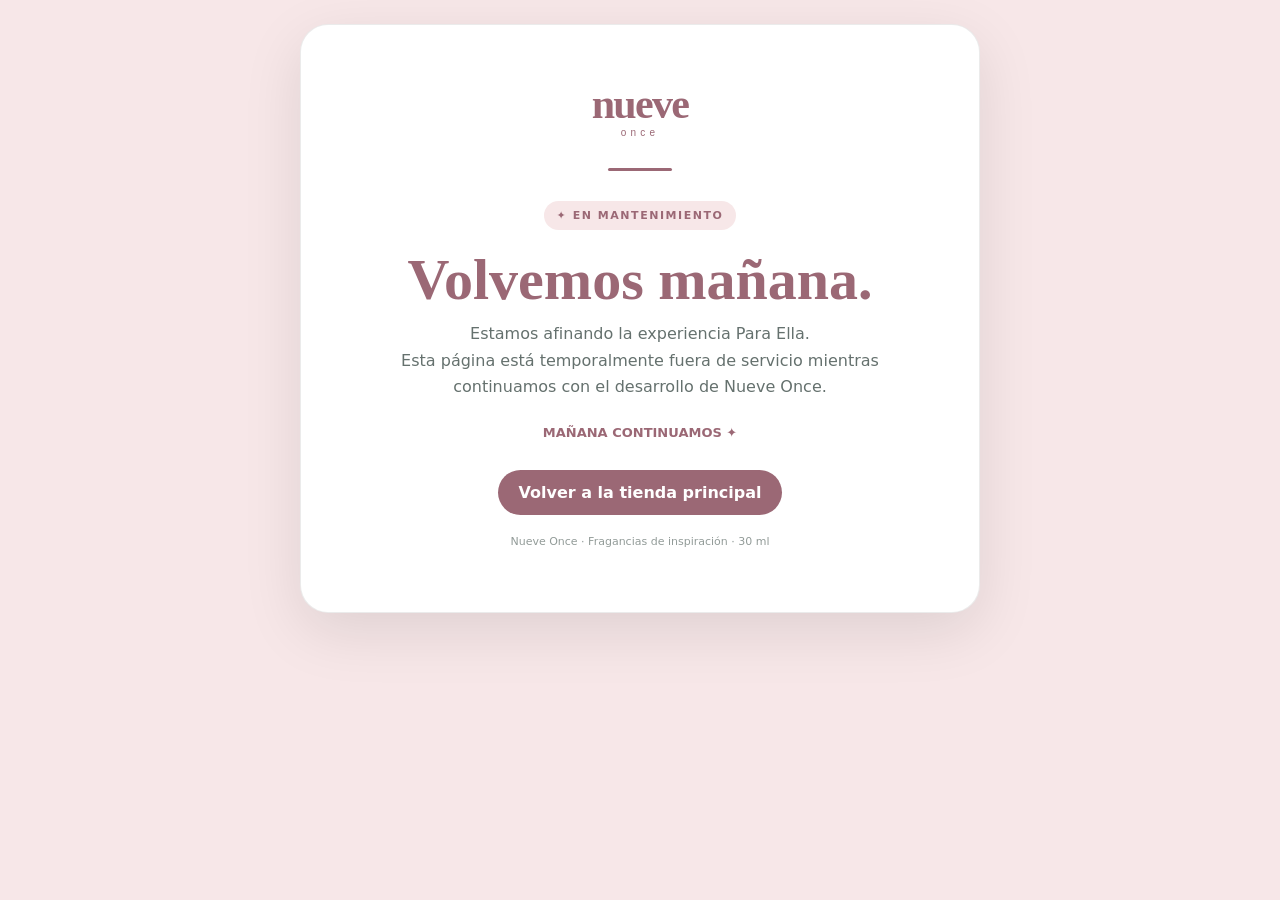
<file: mujer.html>
<!doctype html>
<html lang="es">
<head>
<meta charset="utf-8">
<meta name="viewport" content="width=device-width,initial-scale=1,viewport-fit=cover">
<meta name="robots" content="noindex,nofollow">
<meta name="theme-color" content="#9b6875">
<title>Nueve Once | Para Ella — En mantenimiento</title>
<style>
:root{--accent:#9b6875;--soft:#f7e7e8;--ink:#243331}
*{box-sizing:border-box}
html,body{margin:0;min-height:100%;font-family:Inter,system-ui,-apple-system,BlinkMacSystemFont,"Segoe UI",sans-serif;background:#f7e7e8;color:var(--ink)}
body{display:grid;place-items:center;padding:24px}
main{width:min(680px,100%);background:#fff;border:1px solid rgba(0,0,0,.08);border-radius:28px;padding:clamp(32px,8vw,64px) clamp(24px,7vw,60px);text-align:center;box-shadow:0 18px 60px rgba(0,0,0,.10)}
.logo{font:700 42px/.72 Georgia,serif;color:var(--accent);letter-spacing:-.04em}
.logo span{display:block;font:500 10px/1 Inter,sans-serif;letter-spacing:.42em;margin-top:9px}
.line{width:64px;height:3px;background:var(--accent);border-radius:99px;margin:30px auto}
.badge{display:inline-block;padding:8px 13px;border-radius:999px;background:var(--soft);color:var(--accent);font-size:11px;font-weight:900;letter-spacing:.14em;text-transform:uppercase}
h1{font:700 clamp(36px,8vw,58px)/.95 Georgia,serif;margin:22px 0 14px;color:var(--accent)}
p{font-size:16px;line-height:1.65;color:#65716e;margin:0 auto;max-width:480px}
.date{margin-top:24px;font-size:13px;font-weight:800;color:var(--accent)}
a{display:inline-flex;margin-top:30px;text-decoration:none;background:var(--accent);color:#fff;padding:13px 20px;border-radius:999px;font-weight:800}
small{display:block;margin-top:20px;color:#929b98;font-size:11px}
</style>
</head>
<body>
<main>
<div class="logo">nueve<span>once</span></div>
<div class="line"></div>
<div class="badge">✦ En mantenimiento</div>
<h1>Volvemos mañana.</h1>
<p>Estamos afinando la experiencia Para Ella.<br>Esta página está temporalmente fuera de servicio mientras continuamos con el desarrollo de Nueve Once.</p>
<div class="date">MAÑANA CONTINUAMOS ✦</div>
<a href="index.html">Volver a la tienda principal</a>
<small>Nueve Once · Fragancias de inspiración · 30 ml</small>
</main>
</body>
</html>
</file>
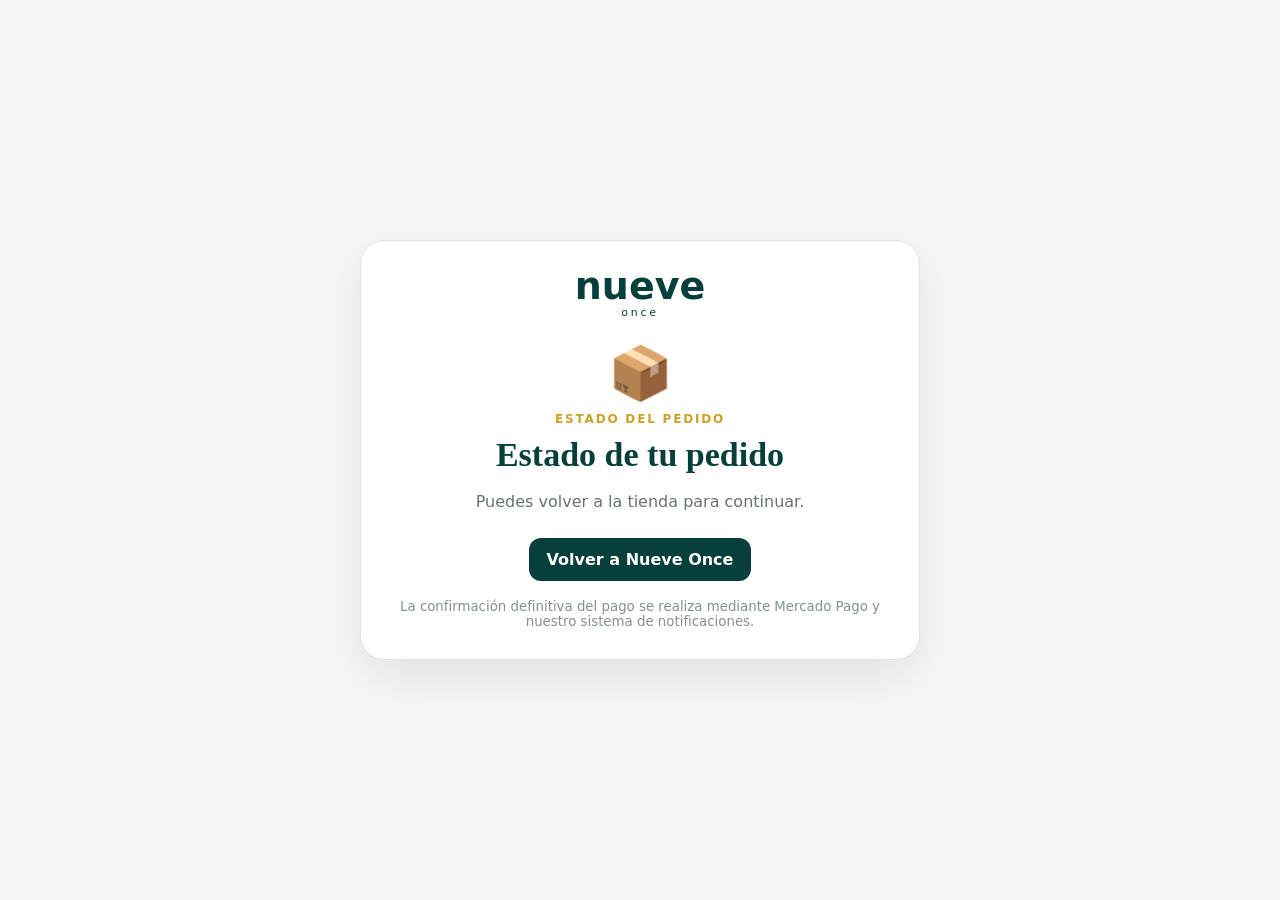
<file: status.html>
<!doctype html>
<html lang="es">
<head>
<meta charset="utf-8"><meta name="viewport" content="width=device-width,initial-scale=1">
<title>Nueve Once · Estado de tu pedido</title>
<style>
:root{--deep:#073f3a;--gold:#c9a227;--cream:#f7f8f6;--ink:#17302e;--line:#dbe5e3}
*{box-sizing:border-box}body{margin:0;min-height:100vh;background:var(--cream);color:var(--ink);font-family:Inter,system-ui,-apple-system,BlinkMacSystemFont,"Segoe UI",sans-serif;display:grid;place-items:center;padding:20px}
.card{width:min(560px,100%);background:#fff;border:1px solid var(--line);border-radius:24px;padding:30px;box-shadow:0 16px 45px rgba(7,63,58,.10);text-align:center}
.logo{font-weight:800;color:var(--deep);font-size:38px;line-height:.8}.logo span{display:block;font-size:11px;font-weight:500;letter-spacing:.25em;margin-top:8px}
.icon{font-size:52px;margin:25px 0 8px}.kicker{color:var(--gold);font-size:12px;font-weight:800;letter-spacing:.15em}
h1{font-family:Georgia,serif;color:var(--deep);font-size:34px;margin:10px 0}p{color:#657370;line-height:1.55}
.order{margin:20px 0;padding:14px;border-radius:14px;background:#eef5f3;font-weight:800;color:var(--deep)}
a{display:inline-block;background:var(--deep);color:#fff;text-decoration:none;border-radius:12px;padding:12px 18px;font-weight:800;margin-top:8px}
small{display:block;margin-top:18px;color:#84918f}
</style>
</head>
<body>
<main class="card">
<div class="logo">nueve<span>once</span></div>
<div class="icon" id="icon">⏳</div><div class="kicker">ESTADO DEL PEDIDO</div>
<h1 id="title">Procesando tu pedido</h1><p id="message">Estamos preparando la información de tu pago.</p>
<div class="order" id="order" hidden></div><a href="./">Volver a Nueve Once</a>
<small>La confirmación definitiva del pago se realiza mediante Mercado Pago y nuestro sistema de notificaciones.</small>
</main>
<script>
(function(){const q=new URLSearchParams(location.search),state=(q.get("state")||"").toLowerCase(),ref=q.get("external_reference")||"",payment=q.get("payment_id")||"";
const map={success:{icon:"✅",title:"¡Pago realizado!",message:"Tu pago fue procesado. Estamos confirmando automáticamente tu pedido."},pending:{icon:"🕒",title:"Pago pendiente",message:"Tu pedido fue creado, pero el pago todavía está pendiente. Conserva tu comprobante."},failure:{icon:"⚠️",title:"Pago no completado",message:"Mercado Pago no confirmó el pago. Puedes volver a la tienda e intentarlo nuevamente."}};
const d=map[state]||{icon:"📦",title:"Estado de tu pedido",message:"Puedes volver a la tienda para continuar."};document.getElementById("icon").textContent=d.icon;document.getElementById("title").textContent=d.title;document.getElementById("message").textContent=d.message;
if(ref||payment){const e=document.getElementById("order");e.hidden=false;e.textContent=(ref?"Pedido: "+ref:"")+(ref&&payment?" · ":"")+(payment?"Pago: "+payment:"");}})();
</script>
</body></html>
</file>
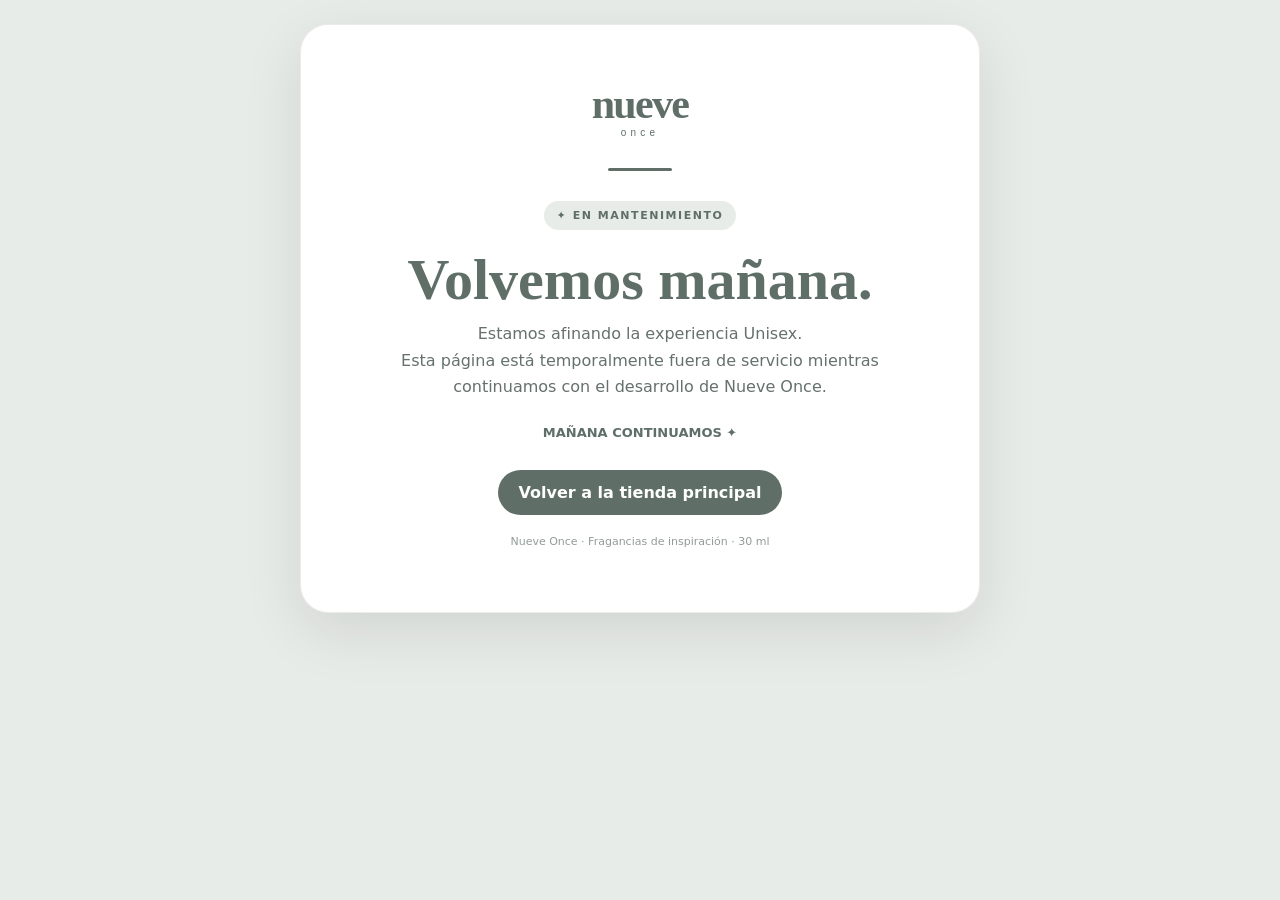
<file: unisex.html>
<!doctype html>
<html lang="es">
<head>
<meta charset="utf-8">
<meta name="viewport" content="width=device-width,initial-scale=1,viewport-fit=cover">
<meta name="robots" content="noindex,nofollow">
<meta name="theme-color" content="#5f6f68">
<title>Nueve Once | Unisex — En mantenimiento</title>
<style>
:root{--accent:#5f6f68;--soft:#e8ece8;--ink:#243331}
*{box-sizing:border-box}
html,body{margin:0;min-height:100%;font-family:Inter,system-ui,-apple-system,BlinkMacSystemFont,"Segoe UI",sans-serif;background:#e8ece8;color:var(--ink)}
body{display:grid;place-items:center;padding:24px}
main{width:min(680px,100%);background:#fff;border:1px solid rgba(0,0,0,.08);border-radius:28px;padding:clamp(32px,8vw,64px) clamp(24px,7vw,60px);text-align:center;box-shadow:0 18px 60px rgba(0,0,0,.10)}
.logo{font:700 42px/.72 Georgia,serif;color:var(--accent);letter-spacing:-.04em}
.logo span{display:block;font:500 10px/1 Inter,sans-serif;letter-spacing:.42em;margin-top:9px}
.line{width:64px;height:3px;background:var(--accent);border-radius:99px;margin:30px auto}
.badge{display:inline-block;padding:8px 13px;border-radius:999px;background:var(--soft);color:var(--accent);font-size:11px;font-weight:900;letter-spacing:.14em;text-transform:uppercase}
h1{font:700 clamp(36px,8vw,58px)/.95 Georgia,serif;margin:22px 0 14px;color:var(--accent)}
p{font-size:16px;line-height:1.65;color:#65716e;margin:0 auto;max-width:480px}
.date{margin-top:24px;font-size:13px;font-weight:800;color:var(--accent)}
a{display:inline-flex;margin-top:30px;text-decoration:none;background:var(--accent);color:#fff;padding:13px 20px;border-radius:999px;font-weight:800}
small{display:block;margin-top:20px;color:#929b98;font-size:11px}
</style>
</head>
<body>
<main>
<div class="logo">nueve<span>once</span></div>
<div class="line"></div>
<div class="badge">✦ En mantenimiento</div>
<h1>Volvemos mañana.</h1>
<p>Estamos afinando la experiencia Unisex.<br>Esta página está temporalmente fuera de servicio mientras continuamos con el desarrollo de Nueve Once.</p>
<div class="date">MAÑANA CONTINUAMOS ✦</div>
<a href="index.html">Volver a la tienda principal</a>
<small>Nueve Once · Fragancias de inspiración · 30 ml</small>
</main>
</body>
</html>
</file>
